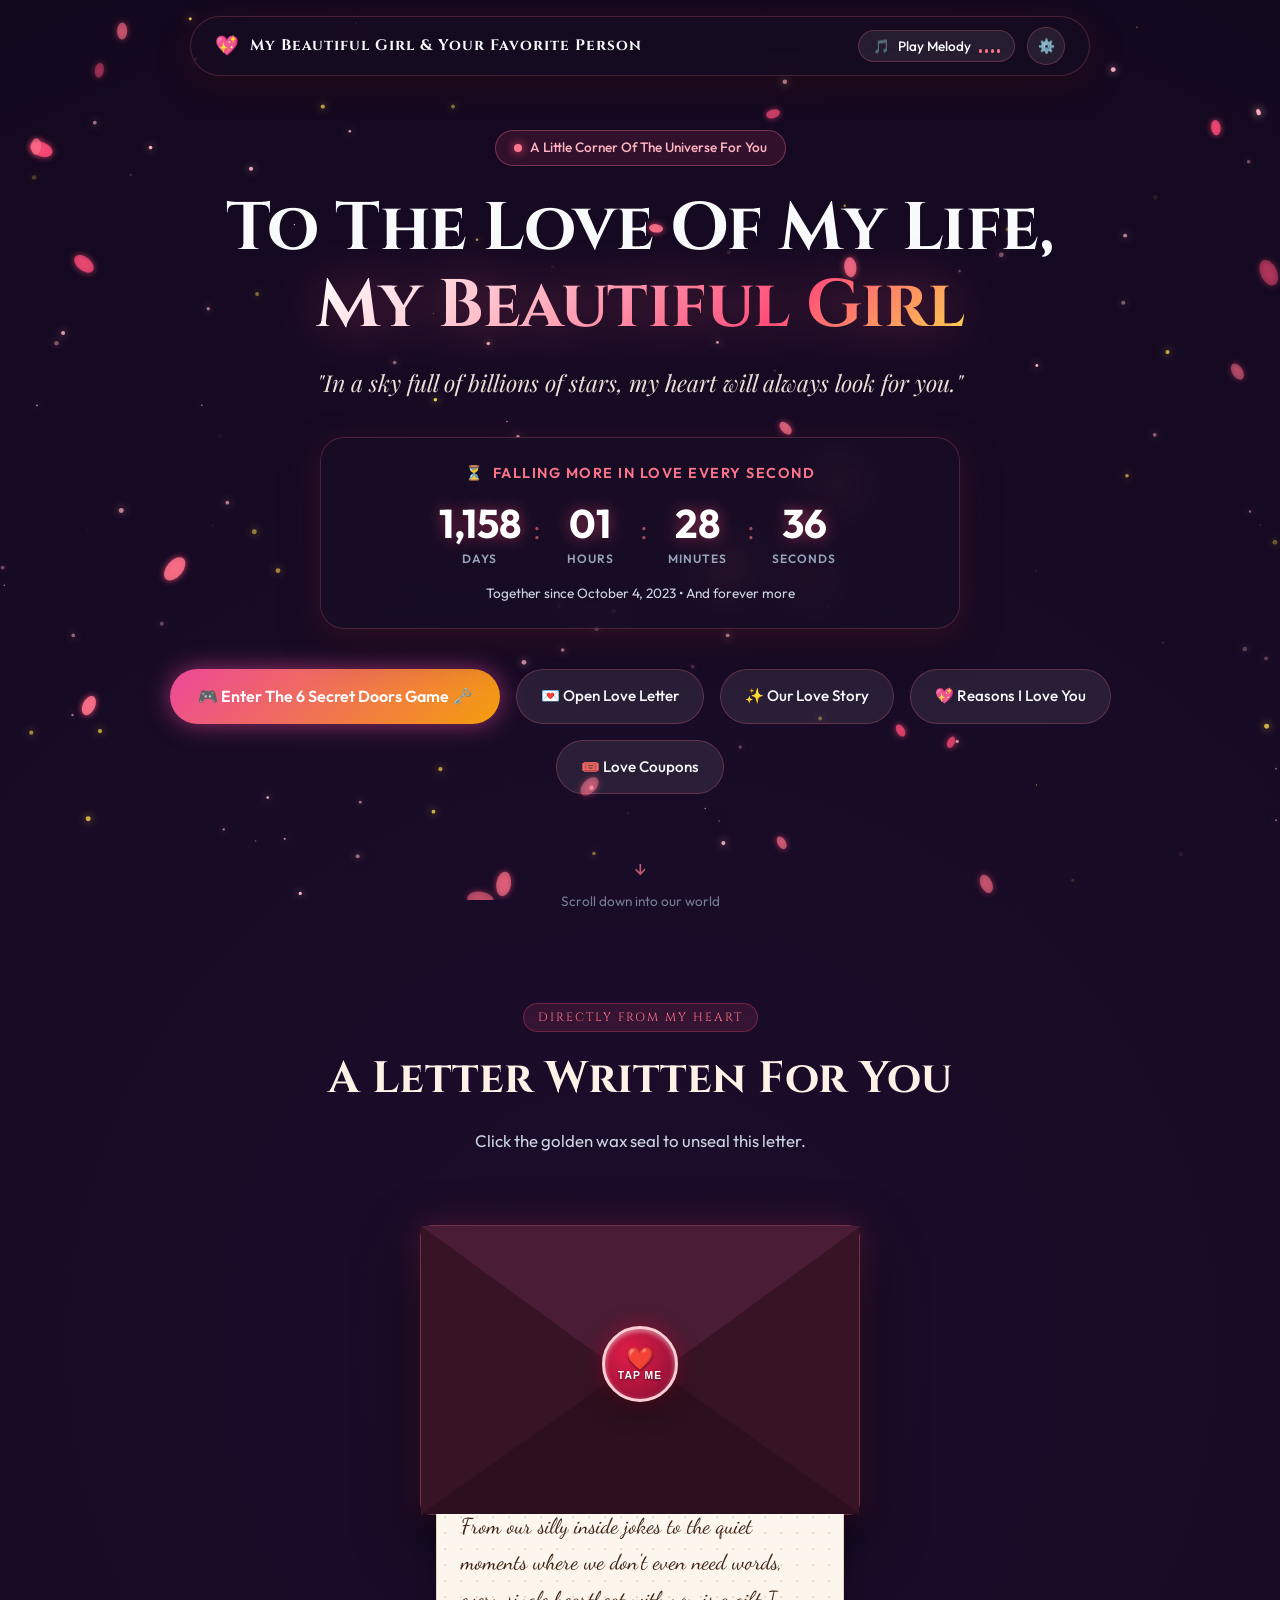
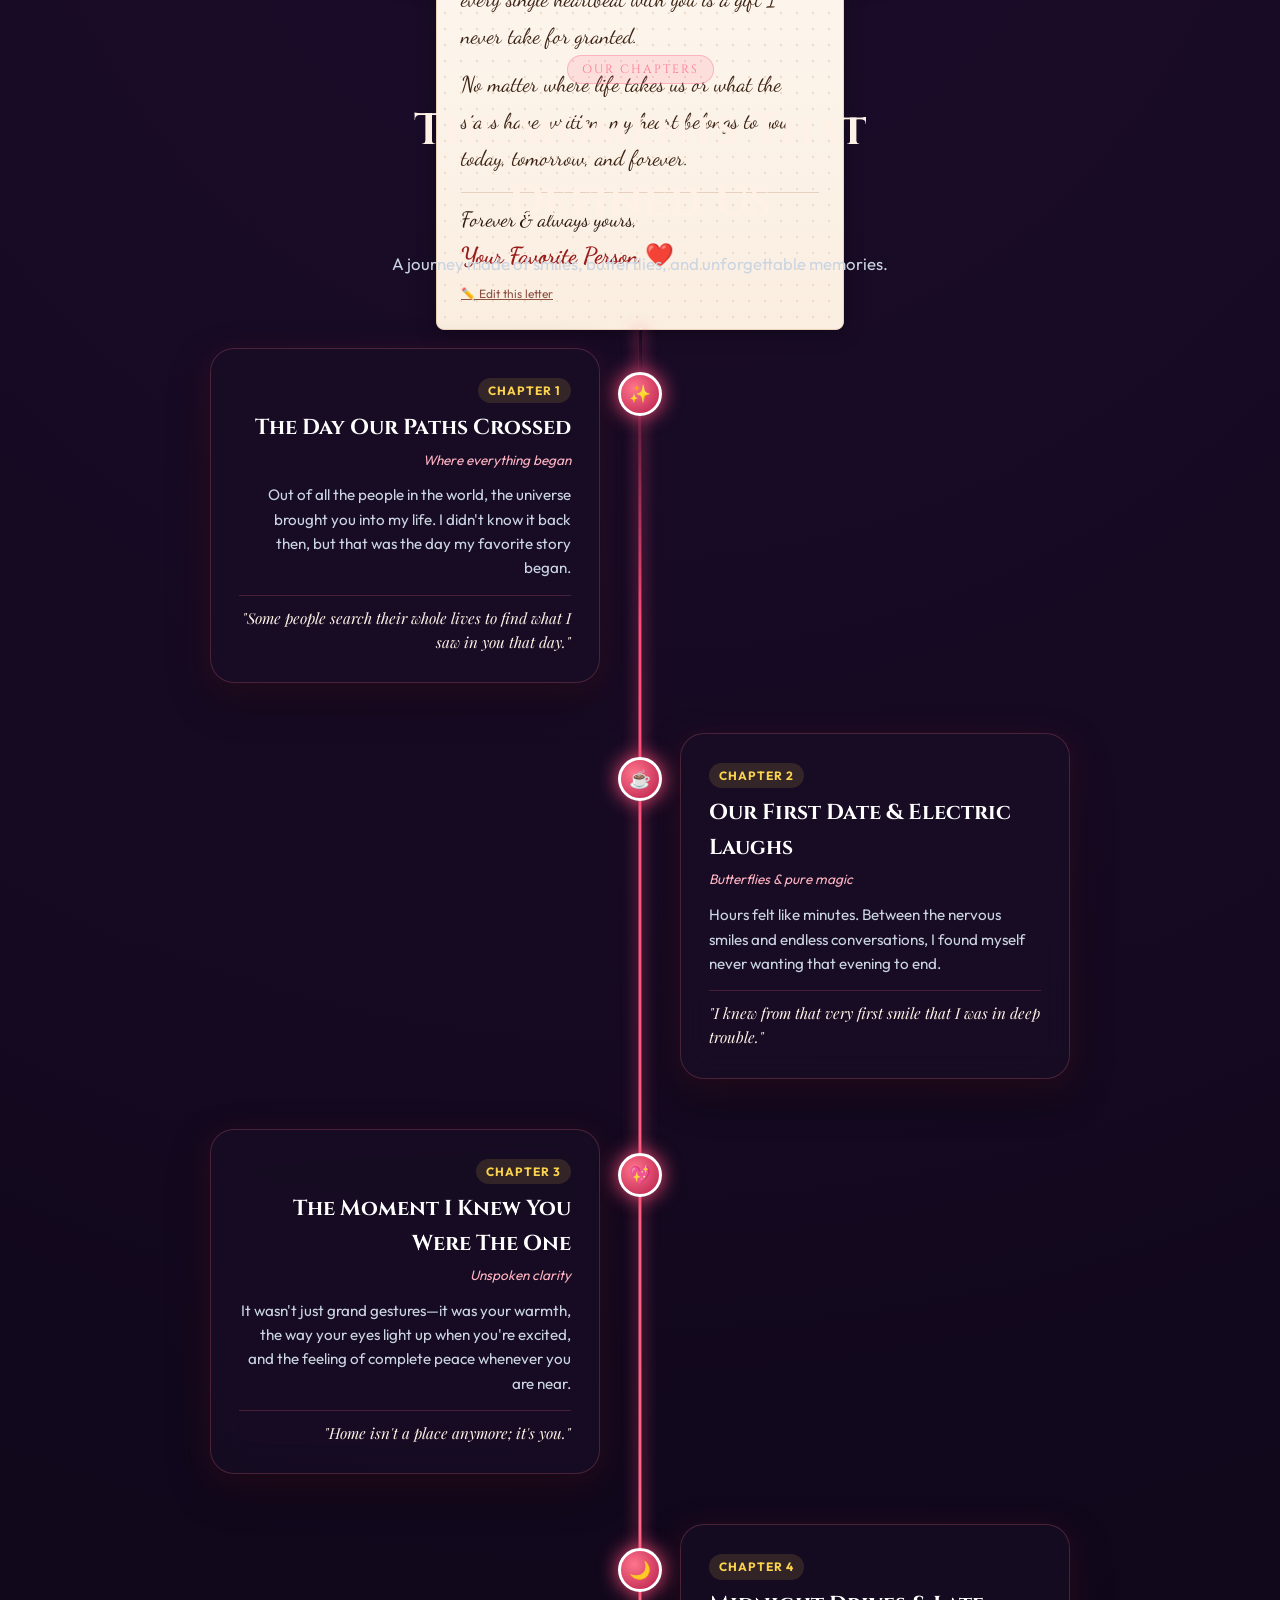
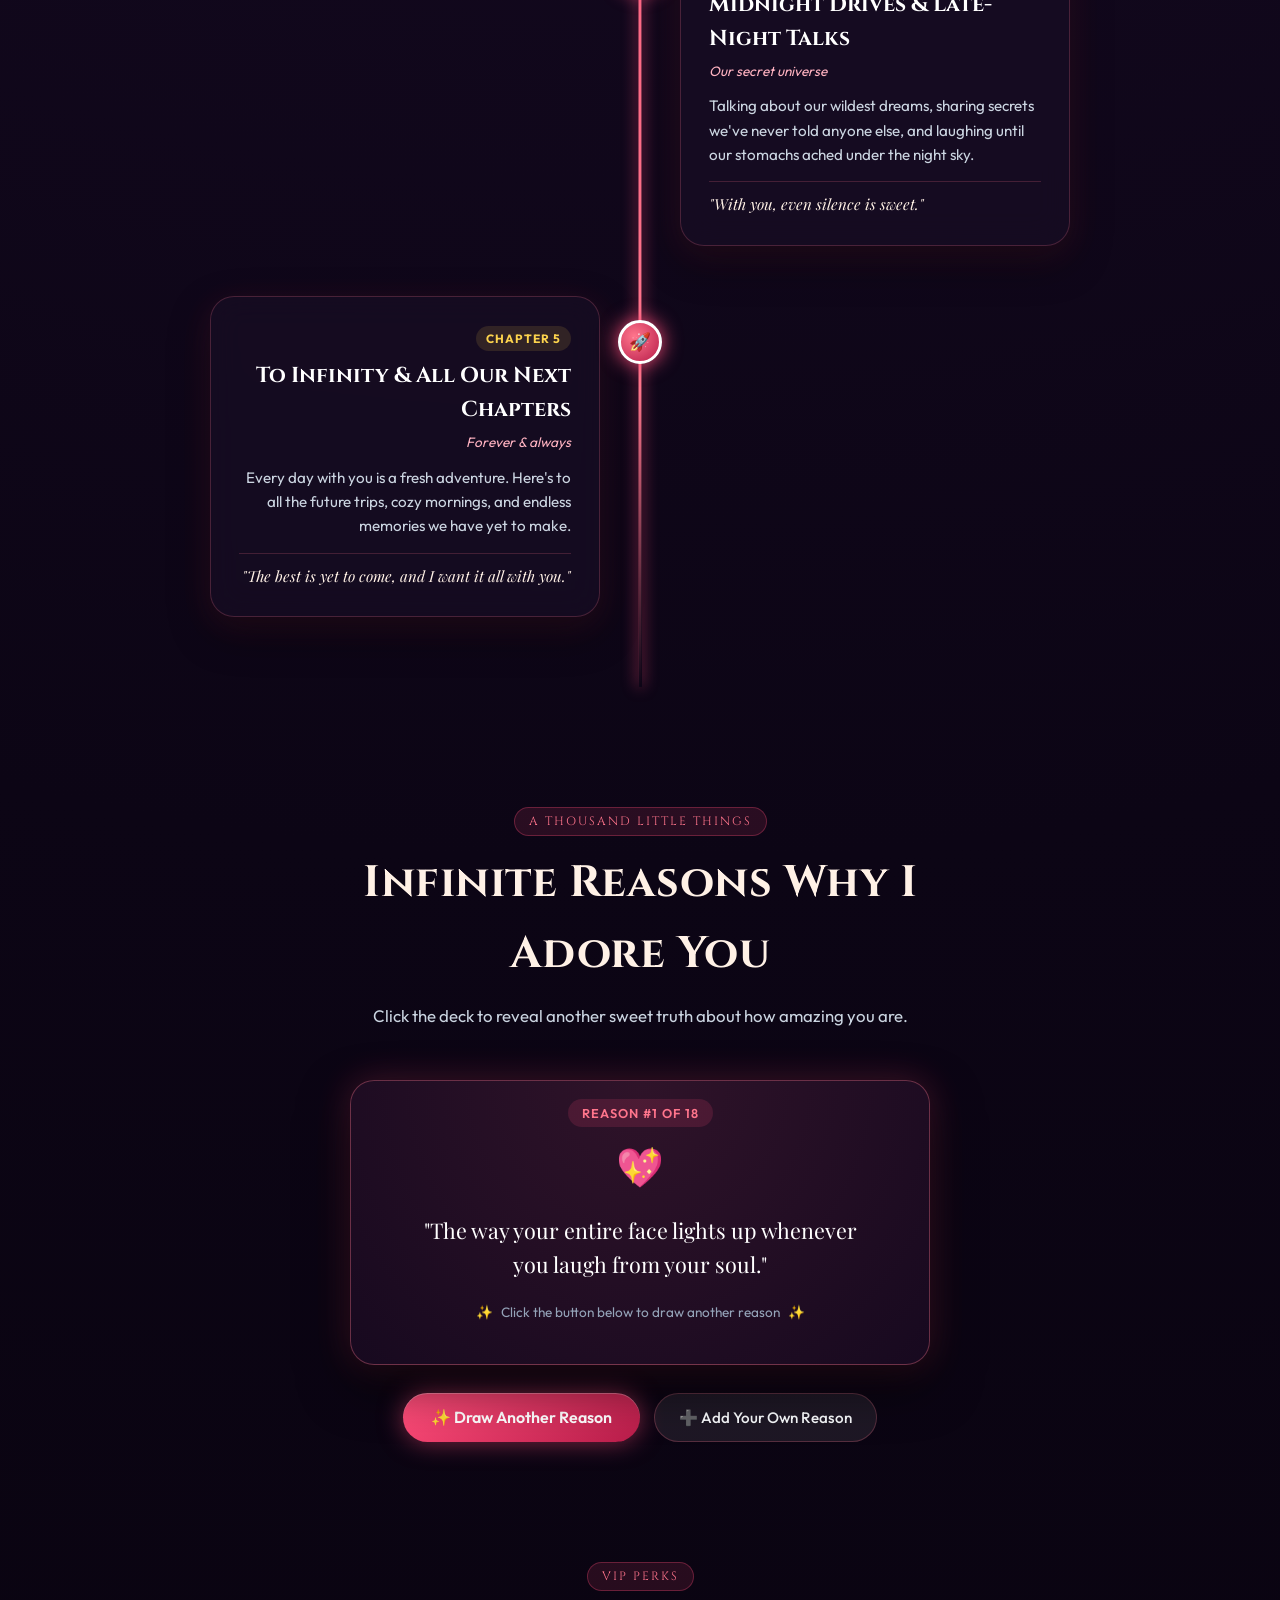
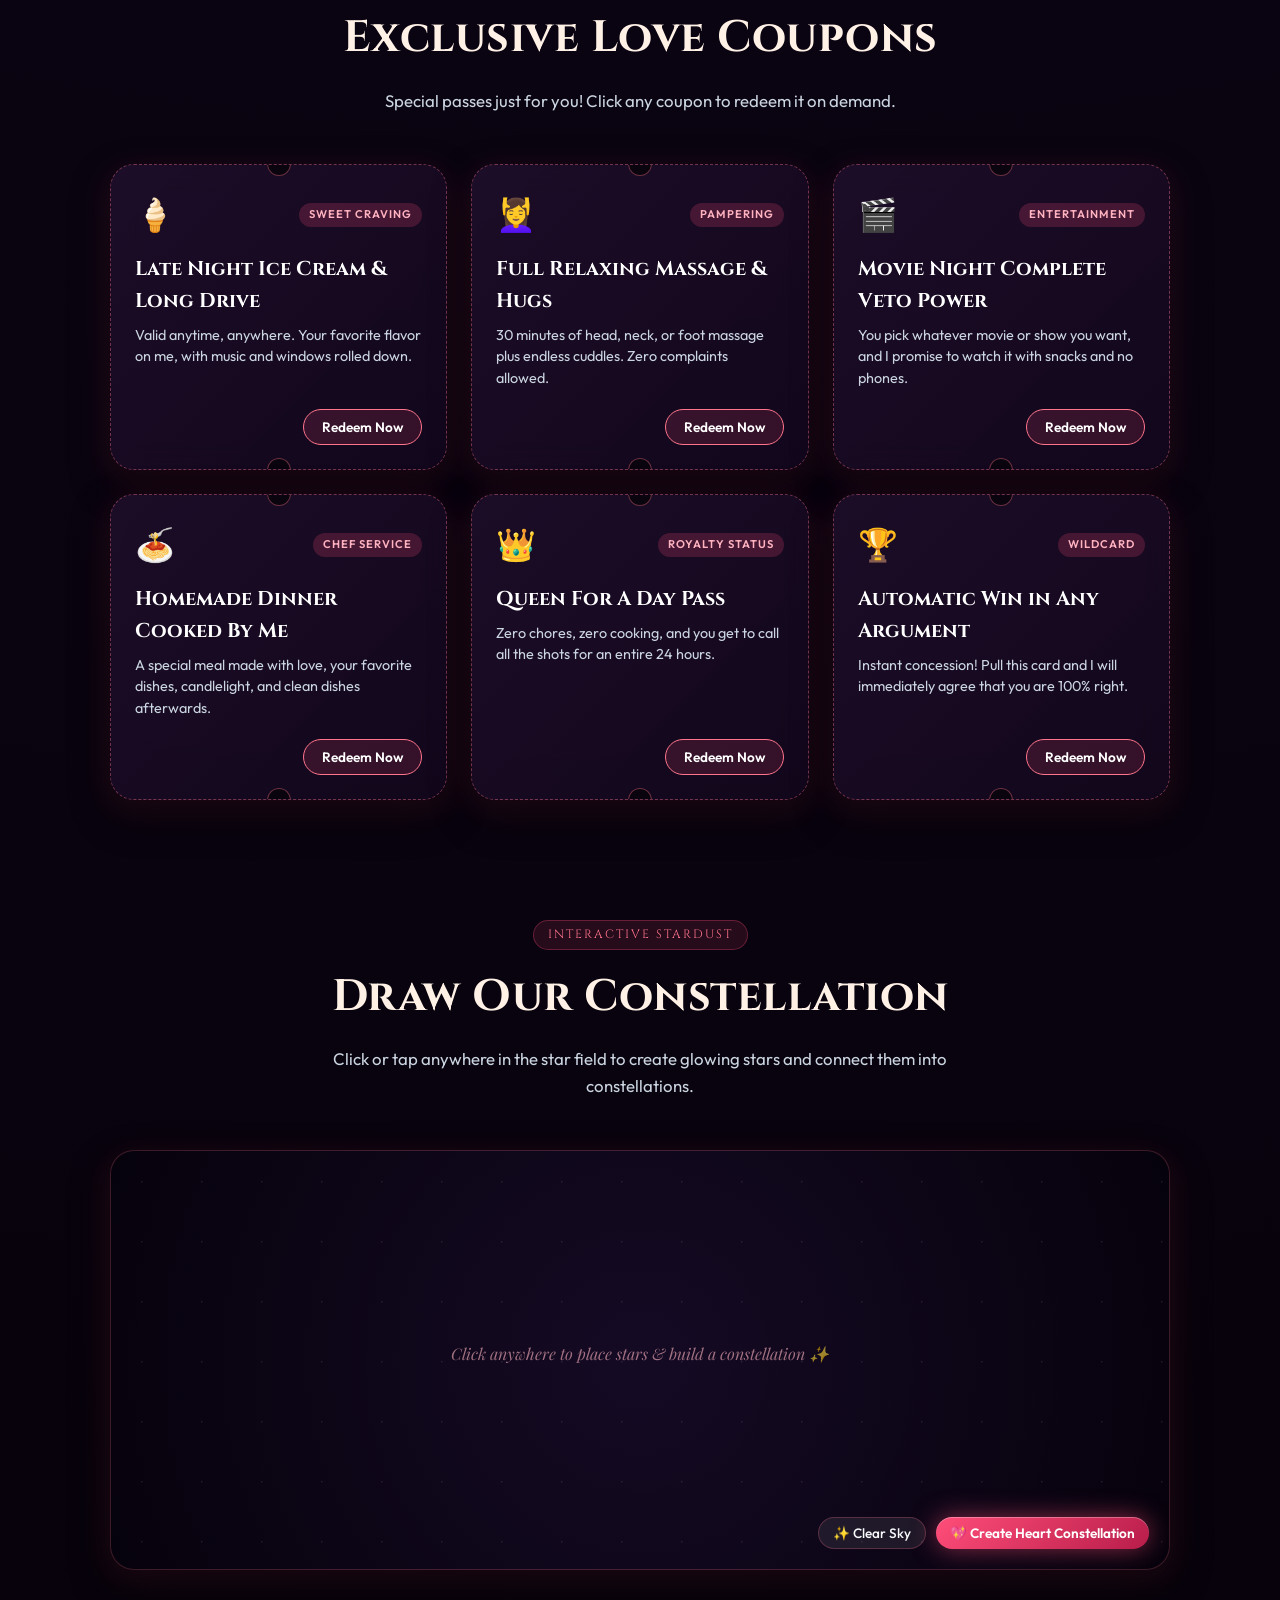
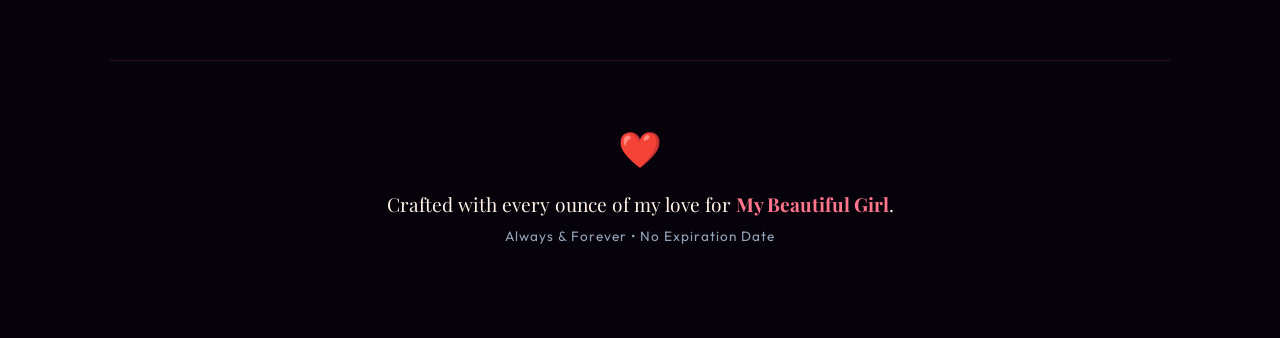
<file: index.html>
<!DOCTYPE html>
<html lang="en">
<head>
  <meta charset="UTF-8">
  <meta name="viewport" content="width=device-width, initial-scale=1.0">
  <title>For My Favorite Person In The World ✨</title>
  <meta name="description" content="A special, romantic digital haven dedicated to the most wonderful girl in the universe.">
  <meta name="theme-color" content="#0d0714">

  <!-- Google Fonts -->
  <link rel="preconnect" href="https://fonts.googleapis.com">
  <link rel="preconnect" href="https://fonts.gstatic.com" crossorigin>
  <link href="https://fonts.googleapis.com/css2?family=Cinzel:wght@400;600;700;800&family=Dancing+Script:wght@500;700&family=Outfit:wght@300;400;500;600;700&family=Playfair+Display:ital,wght@0,400;0,600;0,700;1,400&display=swap" rel="stylesheet">

  <link rel="stylesheet" href="website/style.css">
  <link rel="icon" type="image/svg+xml" href="data:image/svg+xml,<svg xmlns='http://www.w3.org/2000/svg' viewBox='0 0 24 24' fill='%23ff4d79'><path d='M12 21.35l-1.45-1.32C5.4 15.36 2 12.28 2 8.5 2 5.42 4.42 3 7.5 3c1.74 0 3.41.81 4.5 2.09C13.09 3.81 14.76 3 16.5 3 19.58 3 22 5.42 22 8.5c0 3.78-3.4 6.86-8.55 11.54L12 21.35z'/></svg>">
</head>
<body>
  <!-- Interactive Cosmic Canvas: Twinkling Starlight & Rose Petals -->
  <canvas id="cosmic-canvas"></canvas>

  <!-- Ambient Soundscapes & Controls Bar -->
  <nav class="glass-nav">
    <div class="nav-brand">
      <span class="heart-pulse">💖</span>
      <span class="brand-text" id="nav-couple-names">Us • Forever</span>
    </div>
    <div class="nav-actions">
      <button id="music-toggle-btn" class="glass-btn audio-btn" title="Toggle romantic background melody" aria-label="Toggle background music">
        <span class="audio-icon" id="music-icon">🎵</span>
        <span class="audio-text" id="music-status">Play Melody</span>
        <div class="sound-wave" id="sound-wave">
          <span></span><span></span><span></span><span></span>
        </div>
      </button>

      <button id="open-settings-btn" class="glass-btn icon-btn" title="Personalize website" aria-label="Customize settings">
        ⚙️
      </button>
    </div>
  </nav>

  <!-- Main Experience Wrapper -->
  <main class="page-container">
    
    <!-- Hero Section -->
    <section class="hero-section" id="hero">
      <div class="badge-pill">
        <span class="badge-dot"></span>
        <span id="hero-badge-text">A Little Corner Of The Universe For You</span>
      </div>

      <h1 class="hero-title">
        To The Love Of My Life, <br>
        <span class="gradient-text glow" id="her-display-name">My Beautiful Girl</span>
      </h1>

      <p class="hero-subtitle" id="hero-quote">
        "In a sky full of billions of stars, my heart will always look for you."
      </p>

      <!-- Live Romance Counter -->
      <div class="counter-card-container">
        <div class="counter-header">
          <span class="counter-icon">⏳</span>
          <span id="counter-label-text">Falling More In Love Every Second</span>
        </div>
        <div class="counter-grid">
          <div class="counter-box">
            <span class="counter-number" id="count-days">0</span>
            <span class="counter-unit">Days</span>
          </div>
          <div class="counter-separator">:</div>
          <div class="counter-box">
            <span class="counter-number" id="count-hours">00</span>
            <span class="counter-unit">Hours</span>
          </div>
          <div class="counter-separator">:</div>
          <div class="counter-box">
            <span class="counter-number" id="count-minutes">00</span>
            <span class="counter-unit">Minutes</span>
          </div>
          <div class="counter-separator">:</div>
          <div class="counter-box">
            <span class="counter-number" id="count-seconds">00</span>
            <span class="counter-unit">Seconds</span>
          </div>
        </div>
        <p class="counter-subtext" id="counter-date-caption">Together since the happiest day of my life</p>
      </div>

      <!-- Quick Nav Buttons -->
      <div class="hero-actions">
        <a href="game/index.html" class="primary-btn glow-btn" style="background: linear-gradient(135deg, #ec4899, #f59e0b); box-shadow: 0 0 25px rgba(236, 72, 153, 0.6);">
          <span>🎮 Enter The 6 Secret Doors Game 🗝️</span>
        </a>
        <a href="#letter-section" class="secondary-btn glass-btn">
          <span>💌 Open Love Letter</span>
        </a>
        <a href="#timeline-section" class="secondary-btn glass-btn">
          <span>✨ Our Love Story</span>
        </a>
        <a href="#reasons-section" class="secondary-btn glass-btn">
          <span>💖 Reasons I Love You</span>
        </a>
        <a href="#coupons-section" class="secondary-btn glass-btn">
          <span>🎟️ Love Coupons</span>
        </a>
      </div>

      <div class="scroll-hint">
        <span class="scroll-arrow">↓</span>
        <span>Scroll down into our world</span>
      </div>
    </section>

    <!-- Interactive 3D Love Letter Envelope Section -->
    <section class="section" id="letter-section">
      <div class="section-header">
        <span class="section-tag">Directly From My Heart</span>
        <h2 class="section-title">A Letter Written For You</h2>
        <p class="section-description">Click the golden wax seal to unseal this letter.</p>
      </div>

      <div class="envelope-wrapper">
        <div class="envelope-scene" id="envelope-scene">
          <div class="envelope" id="envelope">
            <div class="envelope-back"></div>
            
            <!-- The Folded Parchment Letter that slides out -->
            <div class="parchment-letter" id="parchment-letter">
              <div class="letter-inner">
                <div class="letter-stamp">❤️ Official Love Note</div>
                <h3 class="letter-greeting" id="letter-greeting">Dearest One,</h3>
                <div class="letter-body" id="letter-body-text">
                  <p>
                    I wanted to build something as unique and radiant as the feeling you give me every day. Thank you for being my favorite person, my safest shelter, and my happiest thought.
                  </p>
                  <p>
                    From our silly inside jokes to the quiet moments where we don't even need words, every single heartbeat with you is a gift I never take for granted.
                  </p>
                  <p>
                    No matter where life takes us or what the stars have written, my heart belongs to you today, tomorrow, and forever.
                  </p>
                </div>
                <div class="letter-sign-off">
                  <span>Forever & always yours,</span>
                  <strong class="letter-signature" id="letter-signature">Your Favorite Person ❤️</strong>
                </div>
                <button class="small-text-btn" id="edit-letter-inline-btn" title="Customize this message">
                  ✏️ Edit this letter
                </button>
              </div>
            </div>

            <div class="envelope-flaps">
              <div class="flap left-flap"></div>
              <div class="flap right-flap"></div>
              <div class="flap bottom-flap"></div>
              <div class="flap top-flap" id="top-flap"></div>
            </div>

            <!-- Glowing Wax Seal Button -->
            <button class="wax-seal" id="wax-seal" aria-label="Break seal and read letter">
              <div class="wax-seal-inner">
                <span class="seal-icon">❤️</span>
                <span class="seal-text">TAP ME</span>
              </div>
            </button>
          </div>
        </div>

        <div class="envelope-controls" id="envelope-controls" style="display: none;">
          <button class="glass-btn" id="close-letter-btn">
            <span>✉️ Fold Letter Back</span>
          </button>
        </div>
      </div>
    </section>

    <!-- Our Love Story Milestones Section -->
    <section class="section" id="timeline-section">
      <div class="section-header">
        <span class="section-tag">Our Chapters</span>
        <h2 class="section-title">The Moments That Defined Us</h2>
        <p class="section-description">A journey made of smiles, butterflies, and unforgettable memories.</p>
      </div>

      <div class="timeline-container">
        <div class="timeline-line"></div>

        <!-- Milestone 1 -->
        <div class="timeline-item left">
          <div class="timeline-node">
            <span class="node-icon">✨</span>
          </div>
          <div class="timeline-card glass-card">
            <div class="card-chip">Chapter 1</div>
            <h3 class="card-title">The Day Our Paths Crossed</h3>
            <span class="card-date">Where everything began</span>
            <p class="card-text">
              Out of all the people in the world, the universe brought you into my life. I didn't know it back then, but that was the day my favorite story began.
            </p>
            <div class="card-quote">"Some people search their whole lives to find what I saw in you that day."</div>
          </div>
        </div>

        <!-- Milestone 2 -->
        <div class="timeline-item right">
          <div class="timeline-node">
            <span class="node-icon">☕</span>
          </div>
          <div class="timeline-card glass-card">
            <div class="card-chip">Chapter 2</div>
            <h3 class="card-title">Our First Date & Electric Laughs</h3>
            <span class="card-date">Butterflies & pure magic</span>
            <p class="card-text">
              Hours felt like minutes. Between the nervous smiles and endless conversations, I found myself never wanting that evening to end.
            </p>
            <div class="card-quote">"I knew from that very first smile that I was in deep trouble."</div>
          </div>
        </div>

        <!-- Milestone 3 -->
        <div class="timeline-item left">
          <div class="timeline-node">
            <span class="node-icon">💖</span>
          </div>
          <div class="timeline-card glass-card">
            <div class="card-chip">Chapter 3</div>
            <h3 class="card-title">The Moment I Knew You Were The One</h3>
            <span class="card-date">Unspoken clarity</span>
            <p class="card-text">
              It wasn't just grand gestures—it was your warmth, the way your eyes light up when you're excited, and the feeling of complete peace whenever you are near.
            </p>
            <div class="card-quote">"Home isn't a place anymore; it's you."</div>
          </div>
        </div>

        <!-- Milestone 4 -->
        <div class="timeline-item right">
          <div class="timeline-node">
            <span class="node-icon">🌙</span>
          </div>
          <div class="timeline-card glass-card">
            <div class="card-chip">Chapter 4</div>
            <h3 class="card-title">Midnight Drives & Late-Night Talks</h3>
            <span class="card-date">Our secret universe</span>
            <p class="card-text">
              Talking about our wildest dreams, sharing secrets we've never told anyone else, and laughing until our stomachs ached under the night sky.
            </p>
            <div class="card-quote">"With you, even silence is sweet."</div>
          </div>
        </div>

        <!-- Milestone 5 -->
        <div class="timeline-item left">
          <div class="timeline-node">
            <span class="node-icon">🚀</span>
          </div>
          <div class="timeline-card glass-card">
            <div class="card-chip">Chapter 5</div>
            <h3 class="card-title">To Infinity & All Our Next Chapters</h3>
            <span class="card-date">Forever & always</span>
            <p class="card-text">
              Every day with you is a fresh adventure. Here's to all the future trips, cozy mornings, and endless memories we have yet to make.
            </p>
            <div class="card-quote">"The best is yet to come, and I want it all with you."</div>
          </div>
        </div>
      </div>
    </section>

    <!-- Reasons Why I Love You Interactive Deck -->
    <section class="section" id="reasons-section">
      <div class="section-header">
        <span class="section-tag">A Thousand Little Things</span>
        <h2 class="section-title">Infinite Reasons Why I Adore You</h2>
        <p class="section-description">Click the deck to reveal another sweet truth about how amazing you are.</p>
      </div>

      <div class="reasons-deck-wrapper">
        <div class="reason-card-display" id="reason-card">
          <div class="card-badge" id="reason-badge">Reason #1 of ∞</div>
          <div class="reason-heart-icon">💖</div>
          <p class="reason-text" id="reason-text">
            "The way your entire face lights up whenever you laugh from your soul."
          </p>
          <div class="reason-footer">
            <span class="reason-sparkle">✨</span>
            <span class="reason-hint">Click the button below to draw another reason</span>
            <span class="reason-sparkle">✨</span>
          </div>
        </div>

        <div class="reasons-actions">
          <button id="next-reason-btn" class="primary-btn glow-btn">
            <span>✨ Draw Another Reason</span>
          </button>
          <button id="add-reason-btn" class="secondary-btn glass-btn">
            <span>➕ Add Your Own Reason</span>
          </button>
        </div>
      </div>
    </section>

    <!-- Romantic Redeemable Love Coupons -->
    <section class="section" id="coupons-section">
      <div class="section-header">
        <span class="section-tag">VIP Perks</span>
        <h2 class="section-title">Exclusive Love Coupons</h2>
        <p class="section-description">Special passes just for you! Click any coupon to redeem it on demand.</p>
      </div>

      <div class="coupons-grid" id="coupons-grid">
        <!-- Coupon 1 -->
        <div class="coupon-card glass-card" data-coupon-id="1">
          <div class="coupon-cutout top"></div>
          <div class="coupon-cutout bottom"></div>
          <div class="coupon-header">
            <span class="coupon-emoji">🍦</span>
            <span class="coupon-tag">Sweet Craving</span>
          </div>
          <h3 class="coupon-title">Late Night Ice Cream & Long Drive</h3>
          <p class="coupon-desc">Valid anytime, anywhere. Your favorite flavor on me, with music and windows rolled down.</p>
          <div class="coupon-footer">
            <button class="coupon-btn redeem-btn">Redeem Now</button>
          </div>
        </div>

        <!-- Coupon 2 -->
        <div class="coupon-card glass-card" data-coupon-id="2">
          <div class="coupon-cutout top"></div>
          <div class="coupon-cutout bottom"></div>
          <div class="coupon-header">
            <span class="coupon-emoji">💆‍♀️</span>
            <span class="coupon-tag">Pampering</span>
          </div>
          <h3 class="coupon-title">Full Relaxing Massage & Hugs</h3>
          <p class="coupon-desc">30 minutes of head, neck, or foot massage plus endless cuddles. Zero complaints allowed.</p>
          <div class="coupon-footer">
            <button class="coupon-btn redeem-btn">Redeem Now</button>
          </div>
        </div>

        <!-- Coupon 3 -->
        <div class="coupon-card glass-card" data-coupon-id="3">
          <div class="coupon-cutout top"></div>
          <div class="coupon-cutout bottom"></div>
          <div class="coupon-header">
            <span class="coupon-emoji">🎬</span>
            <span class="coupon-tag">Entertainment</span>
          </div>
          <h3 class="coupon-title">Movie Night Complete Veto Power</h3>
          <p class="coupon-desc">You pick whatever movie or show you want, and I promise to watch it with snacks and no phones.</p>
          <div class="coupon-footer">
            <button class="coupon-btn redeem-btn">Redeem Now</button>
          </div>
        </div>

        <!-- Coupon 4 -->
        <div class="coupon-card glass-card" data-coupon-id="4">
          <div class="coupon-cutout top"></div>
          <div class="coupon-cutout bottom"></div>
          <div class="coupon-header">
            <span class="coupon-emoji">🍝</span>
            <span class="coupon-tag">Chef Service</span>
          </div>
          <h3 class="coupon-title">Homemade Dinner Cooked By Me</h3>
          <p class="coupon-desc">A special meal made with love, your favorite dishes, candlelight, and clean dishes afterwards.</p>
          <div class="coupon-footer">
            <button class="coupon-btn redeem-btn">Redeem Now</button>
          </div>
        </div>

        <!-- Coupon 5 -->
        <div class="coupon-card glass-card" data-coupon-id="5">
          <div class="coupon-cutout top"></div>
          <div class="coupon-cutout bottom"></div>
          <div class="coupon-header">
            <span class="coupon-emoji">👑</span>
            <span class="coupon-tag">Royalty Status</span>
          </div>
          <h3 class="coupon-title">Queen For A Day Pass</h3>
          <p class="coupon-desc">Zero chores, zero cooking, and you get to call all the shots for an entire 24 hours.</p>
          <div class="coupon-footer">
            <button class="coupon-btn redeem-btn">Redeem Now</button>
          </div>
        </div>

        <!-- Coupon 6 -->
        <div class="coupon-card glass-card" data-coupon-id="6">
          <div class="coupon-cutout top"></div>
          <div class="coupon-cutout bottom"></div>
          <div class="coupon-header">
            <span class="coupon-emoji">🏆</span>
            <span class="coupon-tag">Wildcard</span>
          </div>
          <h3 class="coupon-title">Automatic Win in Any Argument</h3>
          <p class="coupon-desc">Instant concession! Pull this card and I will immediately agree that you are 100% right.</p>
          <div class="coupon-footer">
            <button class="coupon-btn redeem-btn">Redeem Now</button>
          </div>
        </div>
      </div>
    </section>

    <!-- Interactive Starlight Constellation Canvas -->
    <section class="section" id="starlight-section">
      <div class="section-header">
        <span class="section-tag">Interactive Stardust</span>
        <h2 class="section-title">Draw Our Constellation</h2>
        <p class="section-description">Click or tap anywhere in the star field to create glowing stars and connect them into constellations.</p>
      </div>

      <div class="constellation-box glass-card">
        <canvas id="interactive-star-canvas"></canvas>
        <div class="constellation-overlay">
          <button id="clear-stars-btn" class="glass-btn small-btn">✨ Clear Sky</button>
          <button id="heart-constellation-btn" class="primary-btn small-btn glow-btn">💖 Create Heart Constellation</button>
        </div>
      </div>
    </section>

    <!-- Footer -->
    <footer class="romantic-footer">
      <div class="footer-heart">❤️</div>
      <p class="footer-text">
        Crafted with every ounce of my love for <span class="footer-highlight" id="footer-her-name">You</span>.
      </p>
      <p class="footer-subtext">Always & Forever • No Expiration Date</p>
    </footer>

  </main>

  <!-- Personalization Settings Modal -->
  <div class="modal-backdrop" id="settings-modal" style="display: none;">
    <div class="modal-card glass-card">
      <div class="modal-header">
        <div class="modal-title">
          <span>⚙️</span>
          <h3>Personalize This Website</h3>
        </div>
        <button id="close-settings-btn" class="close-btn" aria-label="Close modal">&times;</button>
      </div>

      <div class="modal-body">
        <p class="modal-desc">
          Customize this website with your names, anniversary date, and special letter. All settings are saved automatically in your browser!
        </p>

        <form id="settings-form">
          <div class="form-group">
            <label for="input-her-name">Her Name / Nickname</label>
            <input type="text" id="input-her-name" placeholder="e.g. My Princess, Sophia" required>
          </div>

          <div class="form-group">
            <label for="input-your-name">Your Name / Sign-off</label>
            <input type="text" id="input-your-name" placeholder="e.g. Alex, Yours Always">
          </div>

          <div class="form-group">
            <label for="input-start-date">Anniversary / Dating Start Date</label>
            <input type="date" id="input-start-date">
            <small class="form-hint">Used for the live "Together for..." counter</small>
          </div>

          <div class="form-group">
            <label for="input-letter-text">Custom Love Letter Message</label>
            <textarea id="input-letter-text" rows="5" placeholder="Write your heartfelt letter here..."></textarea>
          </div>

          <div class="modal-actions">
            <button type="button" id="reset-defaults-btn" class="secondary-btn glass-btn">Reset Defaults</button>
            <button type="submit" class="primary-btn glow-btn">Save Changes 💖</button>
          </div>
        </form>
      </div>
    </div>
  </div>

  <!-- Add Custom Reason Modal -->
  <div class="modal-backdrop" id="add-reason-modal" style="display: none;">
    <div class="modal-card glass-card">
      <div class="modal-header">
        <div class="modal-title">
          <span>💖</span>
          <h3>Add A Custom Reason</h3>
        </div>
        <button id="close-reason-modal-btn" class="close-btn" aria-label="Close modal">&times;</button>
      </div>
      <div class="modal-body">
        <form id="add-reason-form">
          <div class="form-group">
            <label for="input-new-reason">Why do you love her?</label>
            <textarea id="input-new-reason" rows="3" placeholder="e.g. The way you sing your favorite song off-key..." required></textarea>
          </div>
          <div class="modal-actions">
            <button type="submit" class="primary-btn glow-btn">Add To Card Deck ✨</button>
          </div>
        </form>
      </div>
    </div>
  </div>

  <script src="website/script.js"></script>
</body>
</html>
</file>
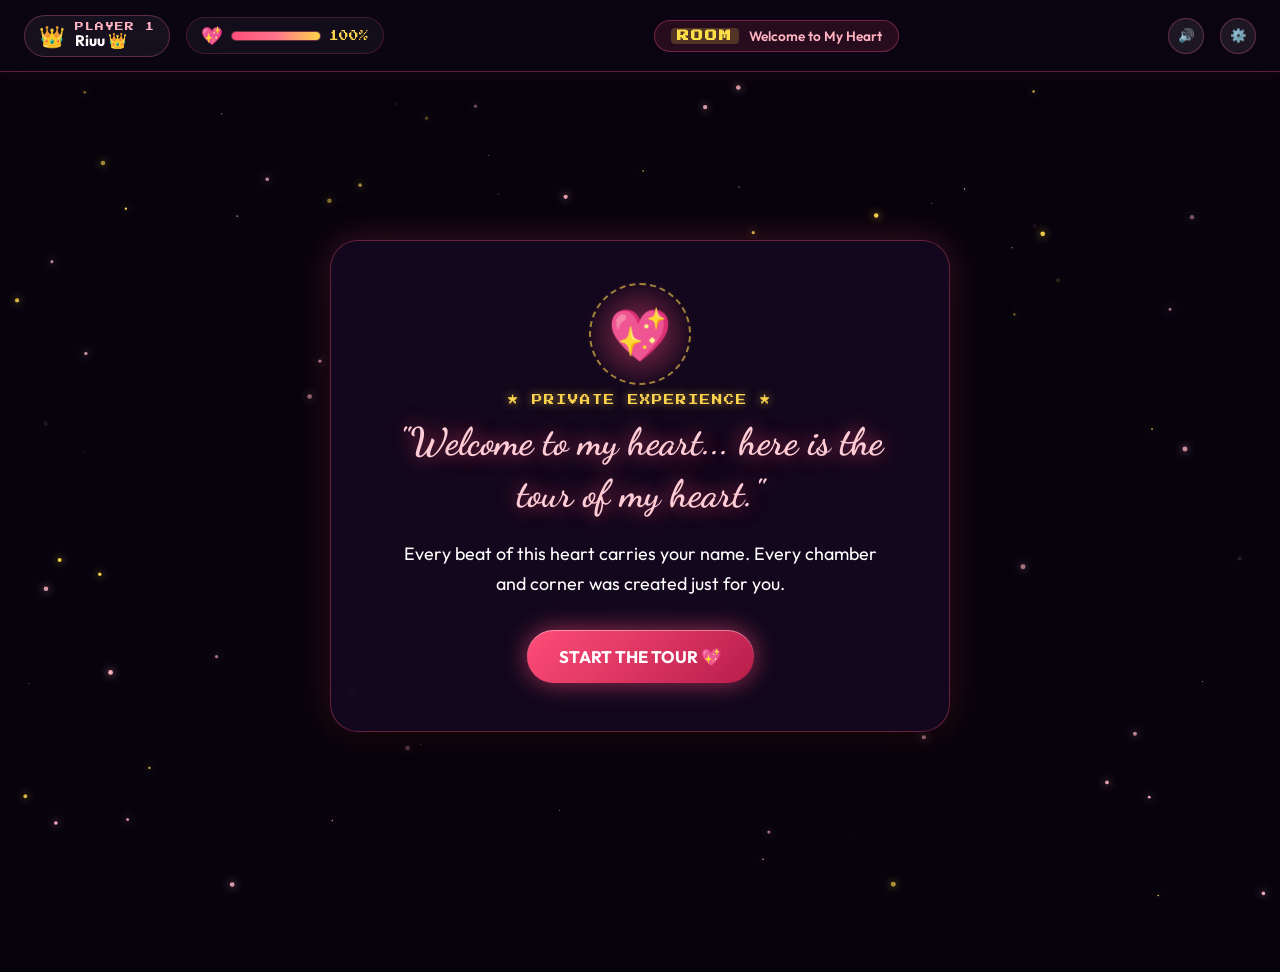
<file: game/index.html>
<!DOCTYPE html>
<html lang="en">
<head>
  <meta charset="UTF-8">
  <meta name="viewport" content="width=device-width, initial-scale=1.0">
  <title>The Love Quest ✨ Chapter 1: The Verification Gate</title>
  <meta name="description" content="An interactive romantic quest created with all my love.">
  <meta name="theme-color" content="#0d0517">

  <!-- Google Fonts -->
  <link rel="preconnect" href="https://fonts.googleapis.com">
  <link rel="preconnect" href="https://fonts.gstatic.com" crossorigin>
  <link href="https://fonts.googleapis.com/css2?family=Cinzel:wght@600;700;800&family=Dancing+Script:wght@600;700&family=Outfit:wght@300;400;500;600;700;800&family=Press+Start+2P&display=swap" rel="stylesheet">

  <link rel="stylesheet" href="style.css">
  <link rel="icon" type="image/svg+xml" href="data:image/svg+xml,<svg xmlns='http://www.w3.org/2000/svg' viewBox='0 0 24 24' fill='%23ff4d79'><path d='M12 21.35l-1.45-1.32C5.4 15.36 2 12.28 2 8.5 2 5.42 4.42 3 7.5 3c1.74 0 3.41.81 4.5 2.09C13.09 3.81 14.76 3 16.5 3 19.58 3 22 8.5c0 3.78-3.4 6.86-8.55 11.54L12 21.35z'/></svg>">
</head>
<body>
  <!-- Ambient Cosmic Canvas -->
  <canvas id="game-canvas"></canvas>

  <!-- Top Game HUD (Heads Up Display) -->
  <header class="game-hud">
    <div class="hud-left">
      <div class="player-badge">
        <span class="player-avatar">👑</span>
        <div class="player-info">
          <span class="hud-label">PLAYER 1</span>
          <strong class="player-name" id="hud-player-name">Riuu 👑</strong>
        </div>
      </div>
      <div class="health-container" title="Love Meter: Infinite">
        <span class="hud-icon">💖</span>
        <div class="health-bar-track">
          <div class="health-bar-fill" id="love-meter-fill"></div>
        </div>
        <span class="hud-stat-text" id="love-meter-text">100%</span>
      </div>
    </div>

    <div class="hud-center">
      <div class="quest-pill">
        <span class="quest-tag">ROOM</span>
        <span class="quest-title" id="hud-quest-name">Welcome to My Heart</span>
      </div>
    </div>

    <div class="hud-right">
      <button class="sound-toggle-btn" id="sound-btn" title="Toggle Sound FX & Music" aria-label="Toggle sound">
        <span id="sound-icon">🔊</span>
      </button>
      <button class="settings-btn" id="config-btn" title="Edit Her Name" aria-label="Settings">
        ⚙️
      </button>
    </div>
  </header>

  <!-- Game Stage Container -->
  <main class="game-stage">
    
    <!-- WELCOME SCREEN: TOUR OF MY HEART -->
    <section class="stage-screen active" id="screen-welcome">
      <div class="screen-content">
        <div class="welcome-card">
          <!-- Glowing Floating Title Emblem -->
          <div class="emblem-wrapper">
            <div class="emblem-glow"></div>
            <div class="emblem-heart">💖</div>
            <div class="emblem-ring"></div>
          </div>

          <span class="arcade-tag">★ PRIVATE EXPERIENCE ★</span>
          <h1 class="welcome-quote">"Welcome to my heart... here is the tour of my heart."</h1>
          <p class="welcome-text">
            Every beat of this heart carries your name. Every chamber and corner was created just for you.
          </p>
          <button class="arcade-btn yes-btn" id="btn-start-tour">
            <span>START THE TOUR 💖</span>
          </button>
        </div>
      </div>
    </section>

    <!-- DOOR 1: THE SACRED VERIFICATION GATE -->
    <section class="stage-screen" id="screen-door-1" style="display: none;">
      <div class="screen-content">
        
        <div class="arcade-title-box">
          <span class="arcade-tag">★ DOOR 1 ★</span>
          <h1 class="game-title">
            DOOR 1: THE <br>
            <span class="gradient-text">SACRED GATE</span>
          </h1>
        </div>

        <!-- Dialogue Box with Gatekeeper Message -->
        <div class="rpg-dialogue-box">
          <div class="dialogue-speaker">
            <span class="speaker-avatar">💌</span>
            <span class="speaker-name">Heart Gatekeeper</span>
          </div>
          <p class="dialogue-text" id="door1-dialogue-text">
            "Wait... only one person can enter here... verify it's you!"
          </p>
        </div>

        <!-- Step 1: Prettiest Girl Question & Runaway Button -->
        <div class="verification-card" id="door1-pretest-card">
          <h2 class="verify-question">
            Are you the most gorgeous and sweetest girl in the entire universe?
          </h2>

          <div class="verify-actions" id="verify-button-area">
            <button class="arcade-btn yes-btn" id="btn-verify-yes">
              <span>YES, OBVIOUSLY! 💖</span>
            </button>
            <button class="arcade-btn no-btn" id="btn-verify-no">
              <span>NO 🙈</span>
            </button>
          </div>

          <p class="playful-hint" id="no-button-hint">
            (P.S. Try clicking "NO" if you dare...)
          </p>
        </div>

        <!-- Step 2: Final Verification Password Question (Card 1) -->
        <div class="verification-card" id="door1-password-card" style="display: none;">
          <h2 class="verify-question">
            Okay, but final verification is done only after a question...
          </h2>
          <p class="password-prompt-sub">
            "This is the password to enter... check your card 1"
          </p>

          <form id="door1-password-form" class="password-form-box">
            <div class="input-lock-wrap">
              <span class="lock-icon">🔒</span>
              <input type="text" id="door1-password-input" placeholder="Enter password from card 1..." autocomplete="off" required>
            </div>
            <button type="submit" class="arcade-btn yes-btn" id="btn-submit-door1-password">
              <span>UNLOCK DOOR 1 🗝️</span>
            </button>
          </form>

          <!-- Warning/Error Message if wrong password -->
          <div class="error-banner-box" id="door1-error-banner" style="display: none;">
            <span class="err-icon">⚠️</span>
            <p id="door1-error-text">
              sorry only one person in the world can enter here... others go and fuck off.. don't dare to come here again
            </p>
          </div>
        </div>

        <!-- Step 3: Success Screen (Screen turns Light Pink with Heartfelt Message) -->
        <div class="gate-unlocked-card pink-glow-card" id="door1-success-card" style="display: none;">
          <div class="success-banner">
            <span class="badge-icon">🌸</span>
            <h3>DOOR 1 UNLOCKED: WELCOME RIUU 💖</h3>
          </div>

          <div class="heartfelt-message-box">
            <p class="heartfelt-message">
              "This is exactly the way you made my life... you brought light, color, flowers, and love into my entire universe. Everything bloomed the day you walked into my world. Welcome to my heart, my love."
            </p>
          </div>

          <button class="arcade-btn next-level-btn" id="btn-start-level-2">
            <span>ENTER DOOR 2: THE HEART RESONANCE 💖</span>
          </button>
        </div>

      </div>
    </section>

    <!-- DOOR 2: THE HEART RESONANCE (PERCENTAGE MATCH QUIZ) -->
    <section class="stage-screen" id="screen-door-2" style="display: none;">
      <div class="screen-content">
        
        <div class="arcade-title-box">
          <span class="arcade-tag">★ DOOR 2 ★</span>
          <h1 class="game-title">
            DOOR 2: THE <br>
            <span class="gradient-text">HEART RESONANCE</span>
          </h1>
          <p class="game-tagline">
            "Select the answer from your heart... let's discover our love & match percentage! 💖"
          </p>
        </div>

        <!-- Quiz Progress & Stats Bar -->
        <div class="quiz-status-bar">
          <div class="stat-pill">
            <span class="stat-icon">💌</span>
            <span class="stat-text" id="quiz-progress-text">Question 1 of 10</span>
          </div>
          <div class="stat-pill match-pill">
            <span class="stat-icon">💖</span>
            <span class="stat-text" id="quiz-match-counter">Match: 0%</span>
          </div>
        </div>

        <div class="quiz-progress-track">
          <div class="quiz-progress-fill" id="quiz-progress-fill" style="width: 10%;"></div>
        </div>

        <!-- Interactive Question Card -->
        <div class="quiz-card" id="quiz-question-card">
          <div class="quiz-hint-tag" id="quiz-hint-tag" style="display: none;">
            <span class="hint-icon">💡</span>
            <span class="hint-text" id="quiz-hint-text"></span>
          </div>

          <h2 class="quiz-question-text" id="quiz-question-text">Loading question...</h2>

          <div class="quiz-options-container" id="quiz-options-area">
            <button class="quiz-opt-btn" id="btn-opt-0" data-index="0">
              <span class="opt-prefix">A</span>
              <span class="opt-content" id="btn-opt-0-text">Option A</span>
              <span class="opt-icon-status" id="btn-opt-0-status"></span>
            </button>
            <button class="quiz-opt-btn" id="btn-opt-1" data-index="1">
              <span class="opt-prefix">B</span>
              <span class="opt-content" id="btn-opt-1-text">Option B</span>
              <span class="opt-icon-status" id="btn-opt-1-status"></span>
            </button>
          </div>

          <!-- Dynamic Sweet Explanation / Reaction Box -->
          <div class="quiz-reaction-banner" id="quiz-reaction-banner" style="display: none;">
            <span class="reaction-avatar" id="quiz-reaction-icon">✨</span>
            <p class="reaction-message" id="quiz-reaction-text"></p>
          </div>
        </div>

        <!-- Door 2 Victory / Results Card (Revealed after Question 10) -->
        <div class="quiz-result-card" id="quiz-result-card" style="display: none;">
          <div class="success-banner">
            <span class="badge-icon">🌸</span>
            <h3>DOOR 2: RESONANCE VERIFICATION</h3>
          </div>

          <!-- Pouring Liquid Colors Heart -->
          <div class="pouring-heart-container">
            <!-- Pouring Stream From Above -->
            <div class="pouring-stream-wrap" id="pouring-stream-wrap">
              <div class="pouring-stream"></div>
              <div class="pouring-splash"></div>
            </div>

            <!-- SVG Liquid Heart Frame -->
            <div class="heart-liquid-frame">
              <svg class="liquid-heart-svg" viewBox="0 0 100 100">
                <defs>
                  <!-- Heart Clipping Shape -->
                  <clipPath id="heart-shape-clip">
                    <path d="M 50 86.5 C 50 86.5 13 58 13 32 C 13 18 24 8 36.5 8 C 43.5 8 48 12.5 50 16.5 C 52 12.5 56.5 8 63.5 8 C 76 8 87 18 87 32 C 87 58 50 86.5 50 86.5 Z" />
                  </clipPath>

                  <!-- Liquid Fill Gradient: Gold to Radiant Pink to Deep Ruby -->
                  <linearGradient id="liquid-flow-grad" x1="0%" y1="0%" x2="0%" y2="100%">
                    <stop offset="0%" stop-color="#fcd34d" />
                    <stop offset="28%" stop-color="#ff758c" />
                    <stop offset="68%" stop-color="#ff4d79" />
                    <stop offset="100%" stop-color="#9f1239" />
                  </linearGradient>

                  <!-- Surface Wave Highlight -->
                  <linearGradient id="wave-highlight-grad" x1="0%" y1="0%" x2="100%" y2="0%">
                    <stop offset="0%" stop-color="#fcd34d" stop-opacity="0.9" />
                    <stop offset="50%" stop-color="#ffffff" stop-opacity="0.95" />
                    <stop offset="100%" stop-color="#ff758c" stop-opacity="0.9" />
                  </linearGradient>
                </defs>

                <!-- Heart Glass Vessel Background -->
                <path class="heart-vessel-bg" d="M 50 86.5 C 50 86.5 13 58 13 32 C 13 18 24 8 36.5 8 C 43.5 8 48 12.5 50 16.5 C 52 12.5 56.5 8 63.5 8 C 76 8 87 18 87 32 C 87 58 50 86.5 50 86.5 Z" />

                <!-- Liquid Fill Group Clipped by Heart -->
                <g clip-path="url(#heart-shape-clip)">
                  <!-- Main Rising Liquid Body -->
                  <rect id="heart-liquid-body" class="heart-liquid-body" x="0" y="87" width="100" height="100" fill="url(#liquid-flow-grad)" />

                  <!-- Surface Waves -->
                  <g id="heart-liquid-wave-group" class="heart-liquid-wave-group" transform="translate(0, 87)">
                    <path class="wave-shape wave-back" d="M -100 0 Q -75 4, -50 0 T 0 0 T 50 0 T 100 0 T 150 0 T 200 0 V 40 H -100 Z" fill="rgba(255, 77, 121, 0.55)" />
                    <path class="wave-shape wave-front" d="M -100 0 Q -75 -4, -50 0 T 0 0 T 50 0 T 100 0 T 150 0 T 200 0 V 40 H -100 Z" fill="url(#wave-highlight-grad)" />
                  </g>
                </g>

                <!-- Glass Outline & Glossy Stroke -->
                <path class="heart-vessel-stroke" d="M 50 86.5 C 50 86.5 13 58 13 32 C 13 18 24 8 36.5 8 C 43.5 8 48 12.5 50 16.5 C 52 12.5 56.5 8 63.5 8 C 76 8 87 18 87 32 C 87 58 50 86.5 50 86.5 Z" />
              </svg>

              <!-- Percentage Number Right in the Heart's Center -->
              <div class="heart-number-overlay">
                <span class="heart-pct-value" id="heart-percentage-val">0%</span>
                <span class="heart-pct-sublabel">MATCH COMPATIBILITY</span>
              </div>
            </div>
          </div>

          <!-- THE PERFECT MATCH Grand Celebration Message -->
          <div class="perfect-match-banner" id="perfect-match-banner">
            <div class="pm-sparkles-row">✨ 💖 ✨</div>
            <h2 class="perfect-match-title" id="perfect-match-title">THE PERFECT MATCH</h2>
            <p class="perfect-match-desc" id="perfect-match-desc">
              "Every single beat of my heart resonates with yours. You are my once-in-a-lifetime soulmate, Riuu."
            </p>
          </div>

          <div class="match-breakdown-pills">
            <div class="breakdown-pill">
              <span class="bp-icon">🎯</span>
              <span class="bp-text" id="bp-matches-text">10 / 10 Answers Matched</span>
            </div>
            <div class="breakdown-pill">
              <span class="bp-icon">🔥</span>
              <span class="bp-text">Resonance: 100% Soulmate</span>
            </div>
          </div>

          <div class="victory-actions">
            <button class="arcade-btn next-level-btn" id="btn-start-door-3">
              <span>ENTER DOOR 3: THE SACRED BOND 🗝️</span>
            </button>
          </div>
        </div>

      </div>
    </section>

    <!-- DOOR 3: THE SACRED BOND & ZERO FEET APART -->
    <section class="stage-screen" id="screen-door-3" style="display: none;">
      <div class="screen-content">
        
        <!-- Header Title Box -->
        <div class="arcade-title-box" id="door3-title-box">
          <span class="arcade-tag">★ DOOR 3 ★</span>
          <h1 class="game-title">
            DOOR 3: THE <br>
            <span class="gradient-text">SACRED BOND</span>
          </h1>
        </div>

        <!-- Dialogue Box -->
        <div class="rpg-dialogue-box" id="door3-dialogue-box">
          <div class="dialogue-speaker">
            <span class="speaker-avatar">💌</span>
            <span class="speaker-name">Heart Gatekeeper</span>
          </div>
          <p class="dialogue-text" id="door3-dialogue-text">
            "Wait... this chamber requires the sacred code. Check your Card 3!"
          </p>
        </div>

        <!-- Door 3 Password Card -->
        <div class="verification-card" id="door3-password-card">
          <h2 class="verify-question">
            Enter the secret code to unlock our special memory...
          </h2>
          <p class="password-prompt-sub">
            💡 Hint: Check your card 3
          </p>

          <form id="door3-password-form" class="password-form-box">
            <div class="input-lock-wrap">
              <span class="lock-icon">🔒</span>
              <input type="text" id="door3-password-input" placeholder="Enter password from card 3..." autocomplete="off" required>
            </div>
            <button type="submit" class="arcade-btn yes-btn" id="btn-submit-door3-password">
              <span>UNLOCK DOOR 3 🗝️</span>
            </button>
          </form>

          <!-- Error banner for Door 3 -->
          <div class="error-banner-box" id="door3-error-banner" style="display: none;">
            <span class="err-icon">⚠️</span>
            <p id="door3-error-text">
              Card 3 code does not match! Look closely at card 3, my love 💕
            </p>
          </div>
        </div>

        <!-- Door 3 Walking Scene (Revealed upon entering password) -->
        <div class="couple-walk-scene" id="door3-walk-scene" style="display: none;">
          <div class="scene-sky-decor">
            <div class="twilight-stars">✨ 🌟 ✨ 💫 ✨</div>
            <div class="twilight-moon">🌙</div>
          </div>

          <div class="walk-hint-pill" id="walk-hint-pill">
            <span class="hint-pulse-dot"></span>
            <span>🎒 Click the bag between us to unzip our memories!</span>
          </div>

          <!-- Couple Walking Animation Stage -->
          <div class="couple-animation-wrap" id="couple-animation-wrap">
            
            <!-- Boy Character (Him) -->
            <div class="character-figure boy-char" id="boy-figure">
              <div class="char-avatar-head">
                <span class="char-face">👦🏻</span>
                <span class="char-heart-thought">💭💖</span>
              </div>
              <div class="char-body">
                <div class="char-torso boy-coat"></div>
                <div class="char-arm arm-right boy-arm-to-bag">
                  <div class="char-hand"></div>
                </div>
              </div>
              <div class="char-legs">
                <div class="leg leg-left boy-leg-l"></div>
                <div class="leg leg-right boy-leg-r"></div>
              </div>
              <div class="char-shadow"></div>
              <span class="char-name-tag">Him</span>
            </div>

            <!-- School Bag in Between -->
            <div class="couple-bag-container" id="couple-bag-container" title="Click to open the bag!">
              <!-- Left Strap held by Boy -->
              <div class="bag-strap strap-left"></div>
              <!-- Right Strap held by Girl -->
              <div class="bag-strap strap-right"></div>
              
              <!-- The Backpack Body -->
              <div class="school-backpack" id="school-backpack">
                <div class="backpack-handle"></div>
                <div class="backpack-body">
                  <div class="backpack-pocket">
                    <span class="backpack-patch">💌</span>
                  </div>
                  <!-- Zipper Chain with Heart Puller -->
                  <div class="backpack-zipper" id="backpack-zipper">
                    <div class="zipper-track"></div>
                    <div class="zipper-puller" id="zipper-puller">💖</div>
                  </div>
                </div>
                <div class="backpack-glow-pulse"></div>
              </div>
              <div class="bag-shadow"></div>
            </div>

            <!-- Girl Character (Riuu) -->
            <div class="character-figure girl-char" id="girl-figure">
              <div class="char-avatar-head">
                <span class="char-crown">👑</span>
                <span class="char-face">👧🏻</span>
                <span class="char-blush">🌸</span>
              </div>
              <div class="char-body">
                <div class="char-torso girl-dress"></div>
                <div class="char-arm arm-left girl-arm-to-bag">
                  <div class="char-hand"></div>
                </div>
              </div>
              <div class="char-legs">
                <div class="leg leg-left girl-leg-l"></div>
                <div class="leg leg-right girl-leg-r"></div>
              </div>
              <div class="char-shadow"></div>
              <span class="char-name-tag">Riuu 👑</span>
            </div>

          </div>

          <!-- Walking Road Ground -->
          <div class="walking-ground">
            <div class="ground-line"></div>
            <div class="ground-sparkles">✨ &nbsp; 🌸 &nbsp; ✨ &nbsp; 🌸 &nbsp; ✨</div>
          </div>

          <!-- Unzip Bag & Continue Button for Door 3 -->
          <div class="door3-bag-btn-wrap" style="margin-top: 18px; z-index: 25; text-align: center;">
            <button class="arcade-btn yes-btn" id="btn-unzip-bag-d3" style="animation: pulseBeat 1.8s infinite;">
              <span>🎒 CLICK TO UNZIP MEMORIES 💖</span>
            </button>
          </div>
        </div>

        <!-- Fullscreen Sea of Hearts Overlay (Erupts from bag to cover screen) -->
        <canvas id="hearts-sea-canvas" class="hearts-sea-canvas" style="display: none;"></canvas>

        <!-- Heartfelt Reveal Message Card ("I want to stay 0 feet apart from you...") -->
        <div class="zero-feet-message-card" id="zero-feet-message-card" style="display: none;">
          <div class="zf-badge-wrap">
            <span class="zf-icon">♾️</span>
            <span class="zf-tag">ZERO DISTANCE FOREVER</span>
          </div>

          <h2 class="zf-main-quote">
            "I want to stay 0 feet apart from you..."
          </h2>

          <div class="zf-prose-box">
            <p class="zf-prose-text">
              They say <em>Five Feet Apart</em> is a story of longing and distance... but my heart refuses any space between us.
            </p>
            <p class="zf-prose-highlight">
              No inches, no miles, no barriers in this universe. I want you right in my arms, holding your hands, walking together through every chapter of life with zero distance between our souls.
            </p>
          </div>

          <div class="zf-signature">
            <span>Always & Forever Yours 💖</span>
          </div>

          <div class="victory-actions" id="door3-victory-actions">
            <button class="arcade-btn next-level-btn" id="btn-start-door-4">
              <span>ENTER DOOR 4: THE ENCHANTED MUSIC BOX 🗝️🎵</span>
            </button>
          </div>
        </div>

      </div>
    </section>

    <!-- DOOR 4: THE ENCHANTED MUSIC BOX (VINTAGE BOX, AUDIO, FLYING NOTES) -->
    <section class="stage-screen" id="screen-door-4" style="display: none;">
      <div class="screen-content">

        <!-- Title Box -->
        <div class="arcade-title-box" id="door4-title-box">
          <span class="arcade-tag">★ DOOR 4 ★</span>
          <h1 class="game-title">
            DOOR 4: THE <br>
            <span class="gradient-text">ENCHANTED MUSIC BOX</span>
          </h1>
          <p class="game-tagline">
            "A secret melody kept safe just for you... 🎵✨"
          </p>
        </div>

        <!-- Dialogue Box -->
        <div class="rpg-dialogue-box" id="door4-dialogue-box">
          <div class="dialogue-speaker">
            <span class="speaker-avatar">🗝️</span>
            <span class="speaker-name">Melody Keeper</span>
          </div>
          <p class="dialogue-text" id="door4-dialogue-text">
            "Before you lies our most precious keepsake... Turn the key or enter your promise code from Card 4 to open the music box!"
          </p>
        </div>

        <!-- Card 4 Password / Quick Unlock Card -->
        <div class="verification-card" id="door4-password-card">
          <h2 class="verify-question">
            Unlock the Melody with our Forever Promise...
          </h2>
          <p class="password-prompt-sub">
            💡 Hint: Check your card 4 (Our forever promise 💕) or click unlock directly below!
          </p>

          <form id="door4-password-form" class="password-form-box">
            <div class="input-lock-wrap">
              <span class="lock-icon">🔒</span>
              <input type="text" id="door4-password-input" placeholder="Enter promise (or click unlock)..." autocomplete="off">
            </div>
            <div class="d4-gate-buttons">
              <button type="submit" class="arcade-btn yes-btn" id="btn-submit-door4-password">
                <span>UNLOCK MUSIC BOX 🗝️</span>
              </button>
            </div>
          </form>

          <!-- Error banner for Door 4 -->
          <div class="error-banner-box" id="door4-error-banner" style="display: none;">
            <span class="err-icon">⚠️</span>
            <p id="door4-error-text">
              Card 4 promise does not match! Look closely at card 4, my love 💕
            </p>
          </div>
        </div>

        <!-- The Music Box Stage & Scene (Revealed upon unlocking) -->
        <div class="door4-musicbox-scene" id="door4-musicbox-scene" style="display: none;">
          
          <!-- Sky decoration with twilight ambiance -->
          <div class="scene-sky-decor">
            <div class="twilight-stars">✨ 🎵 🌟 🎶 💫 🎵 ✨</div>
            <div class="scene-floating-lanterns">🏮 💖 🏮</div>
            <div class="twilight-moon">🌙</div>
          </div>

          <!-- Interactive Status / Hint Banner -->
          <div class="musicbox-status-banner" id="musicbox-status-banner">
            <span class="musicbox-status-icon" id="musicbox-status-icon">🗝️</span>
            <span class="musicbox-status-text" id="musicbox-status-text">Click the golden music box to open it & play our song! ✨</span>
          </div>

          <!-- THE 3D VINTAGE MUSIC BOX CONTAINER -->
          <div class="musicbox-3d-stage" id="musicbox-3d-stage">
            
            <!-- Pedestal / Velvet Table -->
            <div class="musicbox-pedestal">
              
              <!-- Wind-up Key on Side -->
              <div class="musicbox-windup-key-wrap" id="musicbox-windup-key-wrap" title="Turn the wind-up key!">
                <div class="windup-stem"></div>
                <div class="windup-key" id="windup-key">
                  <span class="key-head">🗝️</span>
                </div>
              </div>

              <!-- Main Music Box Object -->
              <div class="music-box" id="music-box">
                
                <!-- Lid of the Music Box (Swings open backwards in 3D) -->
                <div class="musicbox-lid" id="musicbox-lid">
                  <div class="lid-outer">
                    <div class="lid-engraving">
                      <span class="engraving-crown">👑</span>
                      <span class="engraving-text">FOR RIUU</span>
                      <span class="engraving-heart">💖</span>
                    </div>
                    <div class="lid-gold-rim"></div>
                    <div class="lid-gem">💎</div>
                  </div>
                  <div class="lid-inner">
                    <div class="lid-mirror">
                      <span class="mirror-sparkle">✨</span>
                      <p class="mirror-inscription">"You are my favorite melody"</p>
                      <span class="mirror-sparkle">✨</span>
                    </div>
                  </div>
                </div>

                <!-- Box Body / Interior Chamber -->
                <div class="musicbox-body">
                  <!-- Golden Clasp / Latch -->
                  <div class="box-clasp" id="box-clasp">
                    <span class="clasp-gem">💖</span>
                  </div>

                  <!-- Velvet Interior Lining -->
                  <div class="box-interior">
                    
                    <!-- Spinning Carousel Figurine Centerpiece -->
                    <div class="musicbox-figurine-wrap" id="musicbox-figurine-wrap">
                      <div class="figurine-pedestal"></div>
                      <div class="figurine-couple" id="figurine-couple">
                        <div class="mini-char mini-girl">
                          <span class="mini-crown">👑</span>
                          <span class="mini-face">👧🏻</span>
                          <div class="mini-dress"></div>
                        </div>
                        <span class="mini-sparkle-center">💖</span>
                        <div class="mini-char mini-boy">
                          <span class="mini-face">👦🏻</span>
                          <div class="mini-coat"></div>
                        </div>
                      </div>
                    </div>

                    <!-- Spinning Pin Drum / Brass Mechanism Cylinder -->
                    <div class="brass-cylinder-mechanism" id="brass-cylinder">
                      <div class="cylinder-drum">
                        <span class="drum-pin pin-1"></span>
                        <span class="drum-pin pin-2"></span>
                        <span class="drum-pin pin-3"></span>
                        <span class="drum-pin pin-4"></span>
                        <span class="drum-pin pin-5"></span>
                      </div>
                      <div class="cylinder-comb">
                        <div class="comb-tooth"></div>
                        <div class="comb-tooth"></div>
                        <div class="comb-tooth"></div>
                        <div class="comb-tooth"></div>
                        <div class="comb-tooth"></div>
                      </div>
                    </div>

                    <!-- Internal Light Glow -->
                    <div class="box-glow-lamp" id="box-glow-lamp"></div>

                  </div>

                  <!-- Wood & Gold Ornate Trim -->
                  <div class="box-front-panel">
                    <div class="panel-filigree filigree-l">❧</div>
                    <div class="panel-nameplate">
                      <span class="nameplate-icon">🎼</span>
                      <span class="nameplate-title">OUR FOREVER MELODY</span>
                      <span class="nameplate-icon">🎼</span>
                    </div>
                    <div class="panel-filigree filigree-r">☙</div>
                  </div>

                  <div class="box-feet">
                    <div class="box-foot foot-l"></div>
                    <div class="box-foot foot-r"></div>
                  </div>
                </div>

              </div>

              <!-- Box Shadow -->
              <div class="box-drop-shadow"></div>

            </div>

          </div>

          <!-- Pulsing Audio Waveform / Visualizer Bars -->
          <div class="melody-visualizer-wrap" id="melody-visualizer-wrap" style="display: none;">
            <div class="vis-bar bar-1"></div>
            <div class="vis-bar bar-2"></div>
            <div class="vis-bar bar-3"></div>
            <div class="vis-bar bar-4"></div>
            <div class="vis-bar bar-5"></div>
            <div class="vis-bar bar-6"></div>
            <div class="vis-bar bar-7"></div>
            <div class="vis-bar bar-8"></div>
            <div class="vis-bar bar-9"></div>
            <div class="vis-bar bar-10"></div>
          </div>

          <!-- Time & Playback Controls Panel -->
          <div class="musicbox-controls-card" id="musicbox-controls-card" style="display: none;">
            
            <!-- Song Title & Badge -->
            <div class="song-info-header">
              <span class="music-note-badge">🎵 NOW PLAYING</span>
              <h3 class="song-title">Our Special Voice & Melody 💕</h3>
              <p class="song-subtitle">Recorded with all my heart, made just for you</p>
            </div>

            <!-- Progress Bar -->
            <div class="audio-progress-wrap">
              <span class="time-stamp" id="audio-current-time">0:00</span>
              <div class="progress-bar-track" id="audio-progress-track">
                <div class="progress-bar-fill" id="audio-progress-fill"></div>
                <div class="progress-bar-thumb" id="audio-progress-thumb">💖</div>
              </div>
              <span class="time-stamp" id="audio-total-time">--:--</span>
            </div>

            <!-- Interactive Player Action Buttons -->
            <div class="player-buttons-row">
              <button class="arcade-btn secondary mini-ctrl-btn" id="btn-audio-rewind" title="Rewind 10 seconds">
                <span>⏪ -10s</span>
              </button>

              <button class="arcade-btn play-pause-master-btn" id="btn-audio-play-pause">
                <span class="ctrl-icon" id="play-pause-icon">⏸️</span>
                <span id="play-pause-text">PAUSE MELODY</span>
              </button>

              <button class="arcade-btn secondary mini-ctrl-btn" id="btn-audio-forward" title="Forward 10 seconds">
                <span>+10s ⏩</span>
              </button>
            </div>

            <!-- Download Audio Option (Prominent & Beautiful) -->
            <div class="download-section-box">
              <div class="download-info">
                <span class="download-tag">💾 SAVE OUR MEMORY</span>
                <p class="download-sub">Download this audio file to keep on your phone or playlist forever:</p>
              </div>
              <a href="audio/our-melody.mp3" download="Our_Forever_Melody.mp3" class="arcade-btn download-melody-btn" id="btn-download-audio">
                <span class="btn-icon">📥</span>
                <span>DOWNLOAD AUDIO FILE (.MP3) 🎶</span>
              </a>
            </div>

          </div>

          <!-- Romantic Keepsake Love Letter Card -->
          <div class="zero-feet-message-card musicbox-letter-card" id="musicbox-letter-card" style="display: none;">
            <div class="zf-badge-wrap">
              <span class="zf-icon">🎶</span>
              <span class="zf-tag">THE SOUND OF MY HEART</span>
            </div>

            <h2 class="zf-main-quote">
              "No melody in the world sounds sweeter than our love..."
            </h2>

            <div class="zf-prose-box">
              <p class="zf-prose-text">
                Every second of this audio carries the honest feelings, laughter, and affection I have for you. 
                Whenever you listen to this, know that no matter where you are or what day it is, my heart is singing for you.
              </p>
              <p class="zf-prose-highlight">
                "You are my favorite song on repeat, the rhythm to my heartbeat, and the melody I want to listen to for the rest of my life."
              </p>
            </div>

            <div class="zf-signature">
              <span>With All My Love & Every Note, Forever Yours 💖</span>
            </div>

            <div class="victory-actions">
              <button class="arcade-btn secondary" id="btn-reopen-musicbox">
                <span>🔄 Play From Beginning</span>
              </button>
              <button class="arcade-btn next-level-btn secret-room-btn" id="btn-start-door-5">
                <span>ENTER NEXT DOOR: THE SECRET ROOM 🗝️🤫</span>
              </button>
              <button class="arcade-btn secondary" id="btn-back-to-door-3-from-4">
                <span>← Back to Door 3</span>
              </button>
            </div>
          </div>

        </div>

        <!-- Fullscreen Canvas for Flying Musical Notes & Sparkles -->
        <canvas id="music-notes-canvas" class="music-notes-canvas" style="display: none;"></canvas>

        <!-- Audio Element with direct src and fallback sources -->
        <audio id="melody-audio" src="audio/our-melody.mp3" preload="auto" playsinline>
          <source src="audio/our-melody.mp3" type="audio/mpeg">
          <source src="audio/our-melody.mpeg" type="audio/mpeg">
        </audio>

      </div>
    </section>

    <!-- ================================================================ -->
    <!-- DOOR 5: THE SECRET ROOM (DARK ROMANCE & FORBIDDEN SANCTUARY) -->
    <!-- ================================================================ -->
    <section class="stage-screen" id="screen-door-5" style="display: none;">
      <div class="screen-content">

        <!-- Dark Romance Title Box -->
        <div class="arcade-title-box dark-romance-title-box" id="door5-title-box">
          <span class="arcade-tag dark-romance-tag">★ FORBIDDEN SANCTUARY ★</span>
          <h1 class="game-title">
            DOOR 5: THE <br>
            <span class="dark-romance-title">SECRET ROOM</span>
          </h1>
          <p class="game-tagline">
            "A dark romance sanctuary of our deepest desires, raw confessions & whispered truths... 🍷🕯️🥀"
          </p>
        </div>

        <!-- Dialogue Box -->
        <div class="rpg-dialogue-box dark-romance-dialogue" id="door5-dialogue-box">
          <div class="dialogue-speaker">
            <span class="speaker-avatar">🗝️</span>
            <span class="speaker-name">Dark Romance Keeper</span>
          </div>
          <p class="dialogue-text" id="door5-dialogue-text">
            "Welcome into our forbidden sanctuary... Every secret here is kept safe for your eyes only, and every picture is sealed in ruby-gold foil for your touch alone."
          </p>
        </div>

        <!-- Secret Room Main Chamber -->
        <div class="secret-room-chamber" id="secret-room-chamber">
          
          <!-- Mystic Dark Romance Ambience Decor -->
          <div class="secret-room-decor">
            <div class="secret-fairy-lights">🕯️ 🥀 🍷 🕯️ 🌹 🕯️ 🥀</div>
            <div class="secret-room-badge">
              <span class="badge-icon">🔐</span>
              <span>RESTRICTED SANCTUARY • FOR RIUU & HER BOY ONLY 🍷</span>
            </div>
          </div>

          <!-- ============================================================ -->
          <!-- 1. INTERACTIVE SCRATCH CARD: WHO IS IN MY HEART 24/7? -->
          <!-- ============================================================ -->
          <div class="secret-feature-section scratch-section">
            <div class="section-tag-wrap">
              <span class="section-badge-icon">🪙</span>
              <span class="section-badge-title">INTERACTIVE SCRATCH CARD</span>
            </div>
            
            <h2 class="scratch-main-title">Who is in my heart 24/7? 💕</h2>
            <p class="scratch-sub-desc">Scratch off the golden foil below with your finger or mouse to reveal:</p>

            <div class="scratch-card-wrapper" id="scratch-card-wrapper">
              <!-- Revealed Layer Beneath -->
              <div class="scratch-reveal-layer" id="scratch-reveal-layer">
                <img src="images/in-my-heart.jpeg" alt="In My Heart 24/7" class="scratch-photo" id="scratch-photo">
                <div class="scratch-photo-caption">
                  <span class="heart-pulse-icon">💖</span>
                  <strong>It's You, Riuu. Always & Forever.</strong>
                  <p>Every single beat, every passing second, my heart belongs to you 24/7.</p>
                </div>
              </div>

              <!-- Scratchable Canvas Overlay -->
              <canvas id="scratch-canvas" class="scratch-canvas" width="340" height="420"></canvas>
            </div>

            <!-- Scratch Action Buttons -->
            <div class="scratch-actions-row">
              <button class="arcade-btn yes-btn mini-btn" id="btn-reveal-scratch">
                <span>✨ Scratch Off All / Reveal ✨</span>
              </button>
            </div>
          </div>

          <!-- ============================================================ -->
          <!-- 2. PHOTO & MEMORY POLAROID GALLERY (ITEMS 2, 3, 4, 5) -->
          <!-- ============================================================ -->
          <div class="secret-feature-section gallery-section">
            <div class="section-tag-wrap">
              <span class="section-badge-icon">🪙</span>
              <span class="section-badge-title">GOLDEN SCRATCH MEMORIES</span>
            </div>
            <h2 class="gallery-main-title">Moments That Steal My Breath</h2>
            <p class="scratch-sub-desc">Every picture is sealed under golden foil. Rub to scratch and unveil each memory:</p>

            <div class="gallery-actions-header" style="margin-bottom: 22px;">
              <button class="arcade-btn yes-btn mini-btn" id="btn-reveal-all-cards" style="animation: pulseBeat 2s infinite;">
                <span>✨ Scratch Off All Pictures (Reveal All) 🪙</span>
              </button>
            </div>

            <div class="secret-gallery-grid">
              
              <!-- Card 2: Cutest person in my life -->
              <div class="secret-photo-card" id="secret-card-wrap-2">
                <div class="photo-frame-wrap">
                  <img src="images/cutest-person.jpeg" alt="Cutest person in my life" class="polaroid-img">
                  <div class="photo-overlay-sparkle">✨</div>
                  <!-- Golden Scratch Canvas Overlay -->
                  <canvas id="scratch-canvas-2" class="scratch-canvas polaroid-scratch-canvas" width="320" height="280"></canvas>
                </div>
                <div class="photo-card-info">
                  <span class="card-pill-tag">👑 THE CUTEST</span>
                  <h3 class="photo-card-heading">Cutest Person In My Life</h3>
                  <p class="photo-card-text">
                    "The prettiest face, the sweetest eyes, and the most adorable smile that instantly brightens my whole world."
                  </p>
                  <div class="card-scratch-btn-wrap">
                    <button class="arcade-btn yes-btn mini-btn btn-reveal-card" id="btn-reveal-card-2" data-card="2">
                      <span>✨ Scratch / Reveal ✨</span>
                    </button>
                  </div>
                </div>
              </div>

              <!-- Card 3: Always want to hold you -->
              <div class="secret-photo-card" id="secret-card-wrap-3">
                <div class="photo-frame-wrap">
                  <img src="images/always-hold-you.jpeg" alt="Always want to hold you" class="polaroid-img">
                  <div class="photo-overlay-sparkle">💖</div>
                  <!-- Golden Scratch Canvas Overlay -->
                  <canvas id="scratch-canvas-3" class="scratch-canvas polaroid-scratch-canvas" width="320" height="280"></canvas>
                </div>
                <div class="photo-card-info">
                  <span class="card-pill-tag">🤗 WARM EMBRACE</span>
                  <h3 class="photo-card-heading">Always Want To Hold You</h3>
                  <p class="photo-card-text">
                    "Whenever my arms wrap around you, everything in the universe feels right. I never want to let you go."
                  </p>
                  <div class="card-scratch-btn-wrap">
                    <button class="arcade-btn yes-btn mini-btn btn-reveal-card" id="btn-reveal-card-3" data-card="3">
                      <span>✨ Scratch / Reveal ✨</span>
                    </button>
                  </div>
                </div>
              </div>

              <!-- Card 4: My safest place... -->
              <div class="secret-photo-card" id="secret-card-wrap-4">
                <div class="photo-frame-wrap">
                  <img src="images/my-safest-place.jpeg" alt="My safest place..." class="polaroid-img">
                  <div class="photo-overlay-sparkle">🌸</div>
                  <!-- Golden Scratch Canvas Overlay -->
                  <canvas id="scratch-canvas-4" class="scratch-canvas polaroid-scratch-canvas" width="320" height="280"></canvas>
                </div>
                <div class="photo-card-info">
                  <span class="card-pill-tag">🏡 MY SANCTUARY</span>
                  <h3 class="photo-card-heading">My Safest Place...</h3>
                  <p class="photo-card-text">
                    "In your arms, in your presence, in your voice—that's where all my worries disappear into peace."
                  </p>
                  <div class="card-scratch-btn-wrap">
                    <button class="arcade-btn yes-btn mini-btn btn-reveal-card" id="btn-reveal-card-4" data-card="4">
                      <span>✨ Scratch / Reveal ✨</span>
                    </button>
                  </div>
                </div>
              </div>

              <!-- Card 5: My Dream Date -->
              <div class="secret-photo-card dream-date-card" id="secret-card-wrap-5">
                <div class="dream-date-illustration" style="position: relative;">
                  <div class="date-icons-row">🍝 🕯️ 🍷 💖 👩‍🍳</div>
                  <div class="dream-date-glow"></div>
                  <!-- Golden Scratch Canvas Overlay -->
                  <canvas id="scratch-canvas-5" class="scratch-canvas polaroid-scratch-canvas" width="320" height="160"></canvas>
                </div>
                <div class="photo-card-info">
                  <span class="card-pill-tag gold-pill">🕯️ OUR DREAM DATE</span>
                  <h3 class="photo-card-heading">My Dream Date</h3>
                  <p class="photo-card-text highlight-dream-text">
                    "I just want to have a dinner party with you, cooking together and having lots of hugs and kisses and cuddles."
                  </p>
                  <p class="photo-card-sub">
                    Just the two of us dancing in the kitchen, tasting food together, and laughing in each other's arms.
                  </p>
                  <div class="card-scratch-btn-wrap">
                    <button class="arcade-btn yes-btn mini-btn btn-reveal-card" id="btn-reveal-card-5" data-card="5">
                      <span>✨ Scratch / Reveal ✨</span>
                    </button>
                  </div>
                </div>
              </div>

            </div>
          </div>

          <!-- ============================================================ -->
          <!-- 3. TOP 3 DEEPEST SECRETS (PASSWORD PROTECTED) -->
          <!-- ============================================================ -->
          <div class="secret-feature-section secrets-lockbox-section" id="secrets-lockbox-section">
            <div class="section-tag-wrap">
              <span class="section-badge-icon">🔐</span>
              <span class="section-badge-title">CLASSIFIED CONFESSIONS</span>
            </div>
            
            <h2 class="secrets-vault-title">Top 3 Deepest Secrets</h2>
            <p class="secrets-vault-desc">These are the most honest, raw, and deepest desires of my heart. Enter our secret password to unlock:</p>

            <!-- Password Form for Secrets -->
            <div class="secrets-password-box" id="secrets-password-box">
              <div class="lock-graphic">🔒</div>
              <form id="secrets-password-form" class="secrets-form">
                <div class="input-lock-wrap">
                  <span class="lock-icon">🗝️</span>
                  <input type="text" id="secrets-password-input" placeholder="Enter secret passcode..." autocomplete="off" required>
                </div>
                <button type="submit" class="arcade-btn yes-btn" id="btn-submit-secrets-pass">
                  <span>UNLOCK TOP 3 SECRETS 🔓</span>
                </button>
              </form>
              <p class="password-hint-text">🔒 Locked Vault • Ask him for the secret key 💕</p>

              <!-- Error Banner -->
              <div class="error-banner-box" id="secrets-error-banner" style="display: none;">
                <span class="err-icon">⚠️</span>
                <p id="secrets-error-text">Incorrect passcode! Ask him for the secret key, my love 💕</p>
              </div>
            </div>

            <!-- UNLOCKED SECRETS CONTENT (Hidden until password entered) -->
            <div class="unlocked-secrets-container" id="unlocked-secrets-container" style="display: none;">
              
              <div class="unlocked-badge">
                <span>🔓 SECRETS UNLOCKED FOR RIUU'S EYES ONLY</span>
              </div>

              <!-- Secret 1 -->
              <div class="secret-confession-card secret-card-1">
                <div class="confession-header">
                  <span class="confession-number">SECRET #1</span>
                  <span class="confession-emoji">💋</span>
                </div>
                <div class="confession-body">
                  <p class="confession-quote">
                    "Aaaa Riuu, you are just so unbelievably cute... Someday, I just want to gently cup your soft cheek, slowly tuck your hair behind your ear, pull you breathlessly close into my arms, and kiss your lips so tenderly and for so long that the whole world completely fades away around us..... 💋✨"
                  </p>
                </div>
                <div class="confession-footer">
                  <span>— Can't wait for the day this dream comes true 💕</span>
                </div>
              </div>

              <!-- Secret 2 -->
              <div class="secret-confession-card secret-card-2">
                <div class="confession-header">
                  <span class="confession-number">SECRET #2</span>
                  <span class="confession-emoji">🍫</span>
                </div>
                <div class="confession-body">
                  <p class="confession-quote">
                    "Sach bataun toh itna innocent bhi nahi hoon main, bas thoda darr lagta hai itna open hone mein... but you are honestly so breathtakingly beautiful yaarrrr... Someday, I just want to eat you up, applying chocolate syrup and just eat you, bas! 🙈🍫😋"
                  </p>
                </div>
                <div class="confession-footer">
                  <span>— You are just so beautiful and irresistible, bas! 💕😋</span>
                </div>
              </div>

              <!-- Secret 3 -->
              <div class="secret-confession-card secret-card-3">
                <div class="confession-header">
                  <span class="confession-number">SECRET #3</span>
                  <span class="confession-emoji">🥺</span>
                </div>
                <div class="confession-body">
                  <p class="confession-quote">
                    "I just pray she always treats me like her baby—gently patting my head, holding me tight in her embrace, and never letting go. Whenever I'm low, sad, or overthinking, she is the only soul I want to talk to. I melt completely every time she pampers and babies me, healing everything with our silly, clingy, flirty texts and late-night calls. You are my forever comfort and safest sanctuary... 🥺💖"
                  </p>
                </div>
                <div class="confession-footer">
                  <span>— You are my ultimate safe space, my peace, forever 💖</span>
                </div>
              </div>

            </div>

          </div>

          <!-- Secret Room Forever Promise Card -->
          <div class="secret-forever-banner">
            <span class="sf-icon">♾️</span>
            <p class="sf-text">
              "In every lifetime, in every parallel universe, through every door and secret chamber... my heart will always choose you, Riuu."
            </p>
            <span class="sf-sig">Forever & Always, Your Person 💖</span>
          </div>

          <!-- Actions Row -->
          <div class="secret-room-actions">
            <button class="arcade-btn secondary" id="btn-back-to-door-4">
              <span>← Back to Door 4 (Music Box) 🎵</span>
            </button>
            <button class="arcade-btn yes-btn" id="btn-go-to-door-6">
              <span>Step Out of the Heart (Door 6) 🕊️✨ →</span>
            </button>
          </div>

        </div>

      </div>
    </section>

    <!-- ================================================================= -->
    <!-- DOOR 6: OUT OF THE HEART (THE SANCTUARY & MYSTERY CHAMBER)        -->
    <!-- ================================================================= -->
    <section class="game-screen screen-door-6" id="screen-door-6" style="display: none;">
      <div class="arcade-cabinet door6-cabinet">
        
        <!-- Header / Door Badge -->
        <div class="arcade-title-box door6-title-box" id="door6-title-box">
          <div class="level-badge-pill door6-badge">
            <span class="badge-star">✨</span>
            <span class="badge-text">DOOR 6: OUT OF THE HEART</span>
            <span class="badge-star">🕊️</span>
          </div>
          <h1 class="door6-title">Stepping Out of My Heart... 🗝️💖</h1>
          <p class="door6-subtitle">You have walked through the deepest corridors of my soul.</p>
        </div>

        <!-- RPG Dialogue Box -->
        <div class="rpg-dialogue-box door6-dialogue" id="door6-dialogue-box">
          <div class="speaker-tag">
            <span class="speaker-icon">🕊️</span>
            <span class="speaker-name">ANSH'S HEART</span>
          </div>
          <p class="dialogue-text" id="door6-dialogue-text">
            "Before you step back into the world, my love... pause here for a moment. There is a sacred promise to keep, and one final tomorrow surprise waiting for you..."
          </p>
        </div>

        <!-- Door 6 Sanctuary Container -->
        <div class="door6-content-container">

          <!-- 1. THANK YOU FOR VISITING & KEEP THIS A SECRET MESSAGE -->
          <div class="door6-card thank-you-card" id="door6-thankyou-card">
            <div class="card-glow-edge"></div>
            <div class="ty-seal-icon">💌</div>
            <div class="ty-header">
              <span class="ty-tag">OUR SACRED SAFE SPACE</span>
              <h2 class="ty-title">Thank You For Stepping Inside My Heart</h2>
            </div>
            
            <div class="ty-body">
              <p class="ty-paragraph">
                Thank you for opening every door, scratching every memory, listening to the music box, and unlocking the most honest confessions I could ever share. Knowing that you explored every secret corner of my heart fills me with so much warmth and love.
              </p>
              
              <div class="secret-pledge-box">
                <div class="pledge-lock-icon">🤫🔐</div>
                <div class="pledge-content">
                  <h3 class="pledge-heading">Our Little Secret...</h3>
                  <p class="pledge-text">
                    "Every secret, every confession, every desire, and every tender thought you read in here is strictly between you and me. Keep this safe inside your heart, my sweet Riuu. Nobody else in the world gets to see this side of me—only you."
                  </p>
                </div>
              </div>

              <div class="ty-signature-row">
                <span class="ty-sig-tag">Yours completely & forever,</span>
                <span class="ty-sig-name">Ansh 💖</span>
              </div>
            </div>
          </div>

          <!-- ============================================================ -->
          <!-- 2. THE GOLDEN ONE-TIME WISH TICKET (WHATEVER SHE ASKS FOR)   -->
          <!-- ============================================================ -->
          <div class="door6-card wish-ticket-card" id="door6-ticket-card">
            <div class="card-glow-edge"></div>
            
            <div class="ticket-header-badge">
              <span class="th-badge-icon">🎟️</span>
              <span class="th-badge-title">OFFICIAL ROYAL GIFT</span>
            </div>

            <h2 class="ticket-card-title">One-Day Sweet Wish Pass 🎟️✨</h2>
            <p class="ticket-card-desc">
              Before the final mystery box, here is your special golden pass. Valid for Friday, 16 Oct only:
            </p>

            <!-- Vintage Holographic Golden Ticket UI -->
            <div class="golden-ticket-wrapper">
              <div class="golden-ticket" id="golden-wish-ticket">
                <div class="ticket-hologram-overlay"></div>
                <div class="ticket-notch notch-left"></div>
                <div class="ticket-notch notch-right"></div>
                
                <div class="ticket-inner">
                  <div class="ticket-top-row">
                    <span class="ticket-series">DATE: FRIDAY, 16 OCT 2026</span>
                    <span class="ticket-pass-type">⭐ ONE-DAY SWEET WISH PASS ⭐</span>
                    <span class="ticket-code">#ANSH-RIUU-16OCT</span>
                  </div>

                  <div class="ticket-main-content">
                    <div class="ticket-seal-graphic">👑</div>
                    <div class="ticket-titles">
                      <h3 class="ticket-big-title">THE SWEET WISH PASS</h3>
                      <p class="ticket-clause">
                        "Valid for ONE sweet request, treat, or wish of your choice on this day. Ansh will happily fulfill it for you with lots of love! 💕"
                      </p>
                    </div>
                  </div>

                  <div class="ticket-details-grid">
                    <div class="td-item">
                      <span class="td-label">ISSUED TO:</span>
                      <span class="td-val">Riuu (My Queen 💖)</span>
                    </div>
                    <div class="td-item">
                      <span class="td-label">EXECUTOR:</span>
                      <span class="td-val">Ansh 🔒</span>
                    </div>
                    <div class="td-item">
                      <span class="td-label">VALIDITY:</span>
                      <span class="td-val">Friday, 16 Oct Only ⏳</span>
                    </div>
                    <div class="td-item">
                      <span class="td-label">STATUS:</span>
                      <span class="td-val status-active" id="ticket-status-label">VALID TODAY (16 OCT) 🟢</span>
                    </div>
                  </div>

                  <div class="ticket-barcode-row">
                    <div class="ticket-barcode">||| | |||| | |||||| | |||| || | |||| ||||| | ||</div>
                    <span class="ticket-barcode-num">16-10-2026-RIUU-ANSH-SPECIAL</span>
                  </div>
                </div>
              </div>
            </div>

            <!-- Ticket Claim / Wish Box Interactive Area -->
            <div class="ticket-action-box">
              <p class="ticket-instruction">
                💡 Valid for Friday, 16 Oct only! Type your sweet wish below:
              </p>
              <div class="ticket-input-row" id="ticket-input-container">
                <input type="text" id="wish-ticket-input" placeholder="Type your sweet wish for Friday, 16 Oct..." autocomplete="off">
                <button type="button" class="arcade-btn yes-btn" id="btn-redeem-ticket">
                  <span>SEAL MY WISH (16 OCT) 🎟️💖</span>
                </button>
              </div>
              <div class="wish-redeemed-banner" id="wish-redeemed-banner" style="display: none;">
                <span class="w-icon">🎉👑</span>
                <div class="w-info">
                  <h4>WISH OFFICIALLY RECORDED & SEALED FOR 16 OCT!</h4>
                  <p id="redeemed-wish-display">"Your wish is Ansh's absolute command."</p>
                  <span class="w-sub">Ansh will happily fulfill this for you with all his love! 💖</span>
                </div>
              </div>
            </div>

          </div>

          <!-- ============================================================ -->
          <!-- 3. THE 9 MYSTERY GIFT BOXES MINI-GAME (SELECT 3)              -->
          <!-- ============================================================ -->
          <div class="door6-card pick3-game-card" id="door6-pick3-card">
            <div class="card-glow-edge"></div>
            
            <div class="pick3-header">
              <span class="pick3-badge">🎁 TEST YOUR LUCK (PICK 3) 🎁</span>
              <h2 class="pick3-title">The 9 Mystery Gift Boxes</h2>
              <p class="pick3-subtitle">
                Pick any 3 gift boxes to see what’s in your luck! (6 sweet rewards & 3 empty boxes) ✨<br>
                <strong style="color: #fde047; font-size: 0.95rem; display: inline-block; margin-top: 6px;">📸 Take a screenshot of your 3 picks and send it to Ansh to redeem them!</strong>
              </p>
              
              <!-- Counter Badge -->
              <div class="picks-counter-badge" id="picks-counter-badge">
                <span class="pc-icon">✨</span>
                <span>PICKS REMAINING: <strong id="picks-count-num">3</strong> / 3</span>
              </div>
            </div>

            <!-- 9 Gift Boxes Grid -->
            <div class="gift-boxes-grid" id="gift-boxes-grid">
              
              <!-- Box 1 -->
              <div class="lucky-gift-box" data-box-id="1">
                <div class="lgb-front">
                  <div class="lgb-ribbon-v"></div>
                  <div class="lgb-ribbon-h"></div>
                  <div class="lgb-bow">🎀</div>
                  <span class="lgb-num">#1</span>
                  <span class="lgb-tap-label">TAP TO OPEN</span>
                </div>
                <div class="lgb-revealed">
                  <span class="lgb-rev-icon">🎁</span>
                  <h4 class="lgb-rev-title">Reward</h4>
                  <p class="lgb-rev-desc">Description</p>
                </div>
              </div>

              <!-- Box 2 -->
              <div class="lucky-gift-box" data-box-id="2">
                <div class="lgb-front">
                  <div class="lgb-ribbon-v"></div>
                  <div class="lgb-ribbon-h"></div>
                  <div class="lgb-bow">🎀</div>
                  <span class="lgb-num">#2</span>
                  <span class="lgb-tap-label">TAP TO OPEN</span>
                </div>
                <div class="lgb-revealed">
                  <span class="lgb-rev-icon">🎁</span>
                  <h4 class="lgb-rev-title">Reward</h4>
                  <p class="lgb-rev-desc">Description</p>
                </div>
              </div>

              <!-- Box 3 -->
              <div class="lucky-gift-box" data-box-id="3">
                <div class="lgb-front">
                  <div class="lgb-ribbon-v"></div>
                  <div class="lgb-ribbon-h"></div>
                  <div class="lgb-bow">🎀</div>
                  <span class="lgb-num">#3</span>
                  <span class="lgb-tap-label">TAP TO OPEN</span>
                </div>
                <div class="lgb-revealed">
                  <span class="lgb-rev-icon">🎁</span>
                  <h4 class="lgb-rev-title">Reward</h4>
                  <p class="lgb-rev-desc">Description</p>
                </div>
              </div>

              <!-- Box 4 -->
              <div class="lucky-gift-box" data-box-id="4">
                <div class="lgb-front">
                  <div class="lgb-ribbon-v"></div>
                  <div class="lgb-ribbon-h"></div>
                  <div class="lgb-bow">🎀</div>
                  <span class="lgb-num">#4</span>
                  <span class="lgb-tap-label">TAP TO OPEN</span>
                </div>
                <div class="lgb-revealed">
                  <span class="lgb-rev-icon">🎁</span>
                  <h4 class="lgb-rev-title">Reward</h4>
                  <p class="lgb-rev-desc">Description</p>
                </div>
              </div>

              <!-- Box 5 -->
              <div class="lucky-gift-box" data-box-id="5">
                <div class="lgb-front">
                  <div class="lgb-ribbon-v"></div>
                  <div class="lgb-ribbon-h"></div>
                  <div class="lgb-bow">🎀</div>
                  <span class="lgb-num">#5</span>
                  <span class="lgb-tap-label">TAP TO OPEN</span>
                </div>
                <div class="lgb-revealed">
                  <span class="lgb-rev-icon">🎁</span>
                  <h4 class="lgb-rev-title">Reward</h4>
                  <p class="lgb-rev-desc">Description</p>
                </div>
              </div>

              <!-- Box 6 -->
              <div class="lucky-gift-box" data-box-id="6">
                <div class="lgb-front">
                  <div class="lgb-ribbon-v"></div>
                  <div class="lgb-ribbon-h"></div>
                  <div class="lgb-bow">🎀</div>
                  <span class="lgb-num">#6</span>
                  <span class="lgb-tap-label">TAP TO OPEN</span>
                </div>
                <div class="lgb-revealed">
                  <span class="lgb-rev-icon">🎁</span>
                  <h4 class="lgb-rev-title">Reward</h4>
                  <p class="lgb-rev-desc">Description</p>
                </div>
              </div>

              <!-- Box 7 -->
              <div class="lucky-gift-box" data-box-id="7">
                <div class="lgb-front">
                  <div class="lgb-ribbon-v"></div>
                  <div class="lgb-ribbon-h"></div>
                  <div class="lgb-bow">🎀</div>
                  <span class="lgb-num">#7</span>
                  <span class="lgb-tap-label">TAP TO OPEN</span>
                </div>
                <div class="lgb-revealed">
                  <span class="lgb-rev-icon">🎁</span>
                  <h4 class="lgb-rev-title">Reward</h4>
                  <p class="lgb-rev-desc">Description</p>
                </div>
              </div>

              <!-- Box 8 -->
              <div class="lucky-gift-box" data-box-id="8">
                <div class="lgb-front">
                  <div class="lgb-ribbon-v"></div>
                  <div class="lgb-ribbon-h"></div>
                  <div class="lgb-bow">🎀</div>
                  <span class="lgb-num">#8</span>
                  <span class="lgb-tap-label">TAP TO OPEN</span>
                </div>
                <div class="lgb-revealed">
                  <span class="lgb-rev-icon">🎁</span>
                  <h4 class="lgb-rev-title">Reward</h4>
                  <p class="lgb-rev-desc">Description</p>
                </div>
              </div>

              <!-- Box 9 -->
              <div class="lucky-gift-box" data-box-id="9">
                <div class="lgb-front">
                  <div class="lgb-ribbon-v"></div>
                  <div class="lgb-ribbon-h"></div>
                  <div class="lgb-bow">🎀</div>
                  <span class="lgb-num">#9</span>
                  <span class="lgb-tap-label">TAP TO OPEN</span>
                </div>
                <div class="lgb-revealed">
                  <span class="lgb-rev-icon">🎁</span>
                  <h4 class="lgb-rev-title">Reward</h4>
                  <p class="lgb-rev-desc">Description</p>
                </div>
              </div>

            </div>

            <!-- All 3 Rewards Collected Summary Tray -->
            <div class="pick3-summary-tray" id="pick3-summary-tray" style="display: none;">
              <div class="pst-header">
                <span class="pst-badge">📸 PICKS COMPLETE! 📸</span>
                <h3 class="pst-title">Here Is What Was In Your Luck!</h3>
                <p class="pst-desc" style="color: #fde047; font-weight: 700; font-size: 1.02rem;">
                  📸 Take a screenshot of this and send it to Ansh to redeem your rewards! 💕
                </p>
              </div>

              <div class="pst-rewards-row" id="pst-rewards-row">
                <!-- Dynamically populated with the 3 items picked -->
              </div>

              <div class="pst-actions">
                <button type="button" class="arcade-btn yes-btn" id="btn-claim-3-rewards">
                  <span>📸 READY! SEND SCREENSHOT TO ANSH 💬💖</span>
                </button>
              </div>
            </div>

          </div>

          <!-- 4. THE TOMORROW MYSTERY BOX & SCRATCH QUEST -->
          <div class="door6-card mystery-quest-card" id="door6-mystery-card">
            <div class="card-glow-edge"></div>
            
            <div class="mq-header">
              <span class="mq-badge">🎁 SPECIAL TOMORROW MISSION 🎁</span>
              <h2 class="mq-title">The Tomorrow Mystery Box</h2>
              <p class="mq-subtitle">A real-world surprise is waiting for you tomorrow... Scratch the golden card below to reveal your unlock condition!</p>
            </div>

            <!-- Scratch Card Component -->
            <div class="mystery-scratch-wrap">
              <div class="scratch-card-box mystery-scratch-box" id="door6-scratch-box">
                
                <!-- Underneath: The Revealed Quest -->
                <div class="mystery-quest-revealed" id="door6-quest-revealed">
                  <div class="quest-revealed-header">
                    <span class="quest-crown-icon">👑</span>
                    <span class="quest-tag">OFFICIAL UNLOCK CONDITION</span>
                  </div>
                  <h3 class="quest-main-heading">You will receive your Mystery Box tomorrow... ✨🎁</h3>
                  <div class="quest-conditions-list">
                    <div class="condition-item">
                      <span class="condition-num">1</span>
                      <div class="condition-desc">
                        <strong>Gently pat my head</strong>
                        <span>Hold me close and pamper your boy 🥺</span>
                      </div>
                    </div>
                    <div class="condition-item">
                      <span class="condition-num">2</span>
                      <div class="condition-desc">
                        <strong>Look into my eyes & say "I love yaa"</strong>
                        <span>Straight from your heart with that cute smile 💖</span>
                      </div>
                    </div>
                    <div class="condition-item">
                      <span class="condition-num">3</span>
                      <div class="condition-desc">
                        <strong>Give me a sweet, tender hand kiss</strong>
                        <span>Seal the promise on my hand like royalty 💋✨</span>
                      </div>
                    </div>
                  </div>
                  <div class="quest-footer-note">
                    <span>Complete these 3 steps tomorrow, and the Mystery Box is all yours! 💕</span>
                  </div>
                </div>

                <!-- Golden Holographic Foil Canvas -->
                <canvas class="scratch-canvas mystery-scratch-canvas" id="door6-scratch-canvas" width="460" height="340"></canvas>
              </div>

              <!-- Instant Scratch Button -->
              <div class="scratch-action-row">
                <button type="button" class="arcade-btn secondary instant-scratch-btn" id="btn-reveal-door6-scratch">
                  <span>🪄 Scratch Foil / Reveal Quest 🔓</span>
                </button>
              </div>
            </div>

            <!-- 3. THE 3D ENCHANTED MYSTERY GIFT BOX -->
            <div class="enchanted-giftbox-section">
              <div class="giftbox-stage" id="mystery-giftbox-stage">
                <div class="giftbox-glow-aura"></div>
                <!-- Interactive 3D Gift Box -->
                <div class="giftbox-interactive" id="mystery-interactive-gift" title="Click me!">
                  <div class="gift-lid">
                    <div class="gift-ribbon-horizontal"></div>
                    <div class="gift-bow">
                      <span class="bow-loop left"></span>
                      <span class="bow-knot">🎀</span>
                      <span class="bow-loop right"></span>
                    </div>
                  </div>
                  <div class="gift-base">
                    <div class="gift-ribbon-vertical"></div>
                    <div class="gift-lock-badge">🔒 24h</div>
                  </div>
                </div>
                <p class="giftbox-tap-hint">👆 Tap the Mystery Box for a sneak peek! ✨</p>
                <div class="giftbox-whisper-bubble" id="giftbox-whisper" style="display: none;">
                  <span>"Psst... I'm locked until tomorrow! Don't forget the head pat, 'I love yaa', and hand kiss! 😉🎁"</span>
                </div>
              </div>

              <!-- Quest Acceptance Action -->
              <div class="quest-accept-container" id="quest-accept-container">
                <button type="button" class="arcade-btn yes-btn quest-accept-btn" id="btn-accept-quest">
                  <span>💖 I ACCEPT THE QUEST & PROMISE! 💖</span>
                </button>
                <div class="quest-certified-badge" id="quest-certified-badge" style="display: none;">
                  <span class="cert-icon">📜✨</span>
                  <div class="cert-text">
                    <h4>PROMISE SEALED & REGISTERED! 💕</h4>
                    <p>Your Mystery Box is officially scheduled for delivery tomorrow. Ansh is eagerly waiting for your head pat and sweet hand kiss!</p>
                  </div>
                </div>
              </div>

            </div>

          </div>

          <!-- Final Forever Journey Banner -->
          <div class="heart-exit-banner">
            <span class="exit-icon">💖</span>
            <p class="exit-text">
              "No matter how far you go, or which door you close... you will never truly leave my heart. Because you live here, rent-free, for eternity."
            </p>
            <span class="exit-sig">— Your lover, best friend, & baby, Ansh 🕊️✨</span>
          </div>

          <!-- Bottom Navigation Row -->
          <div class="door6-navigation-row">
            <button class="arcade-btn secondary" id="btn-back-to-door-5">
              <span>← Back to Door 5 (Secret Room) 🗝️</span>
            </button>
            <button class="arcade-btn primary" id="btn-restart-game">
              <span>🔄 Revisit All Doors from Door 1 💖</span>
            </button>
          </div>

        </div>

      </div>
    </section>

  </main>

  <!-- Player Name Personalization Modal -->
  <div class="modal-backdrop" id="name-modal" style="display: none;">
    <div class="modal-box">
      <h3>Player Customization</h3>
      <p>Enter your partner's name or nickname for the game HUD:</p>
      <input type="text" id="partner-name-input" placeholder="e.g. Maya, Princess, Sophia" maxlength="20">
      <div class="modal-buttons">
        <button class="arcade-btn secondary" id="close-modal-btn">Cancel</button>
        <button class="arcade-btn yes-btn" id="save-name-btn">Save Name ✨</button>
      </div>
    </div>
  </div>

  <script src="game.js"></script>
</body>
</html>
</file>
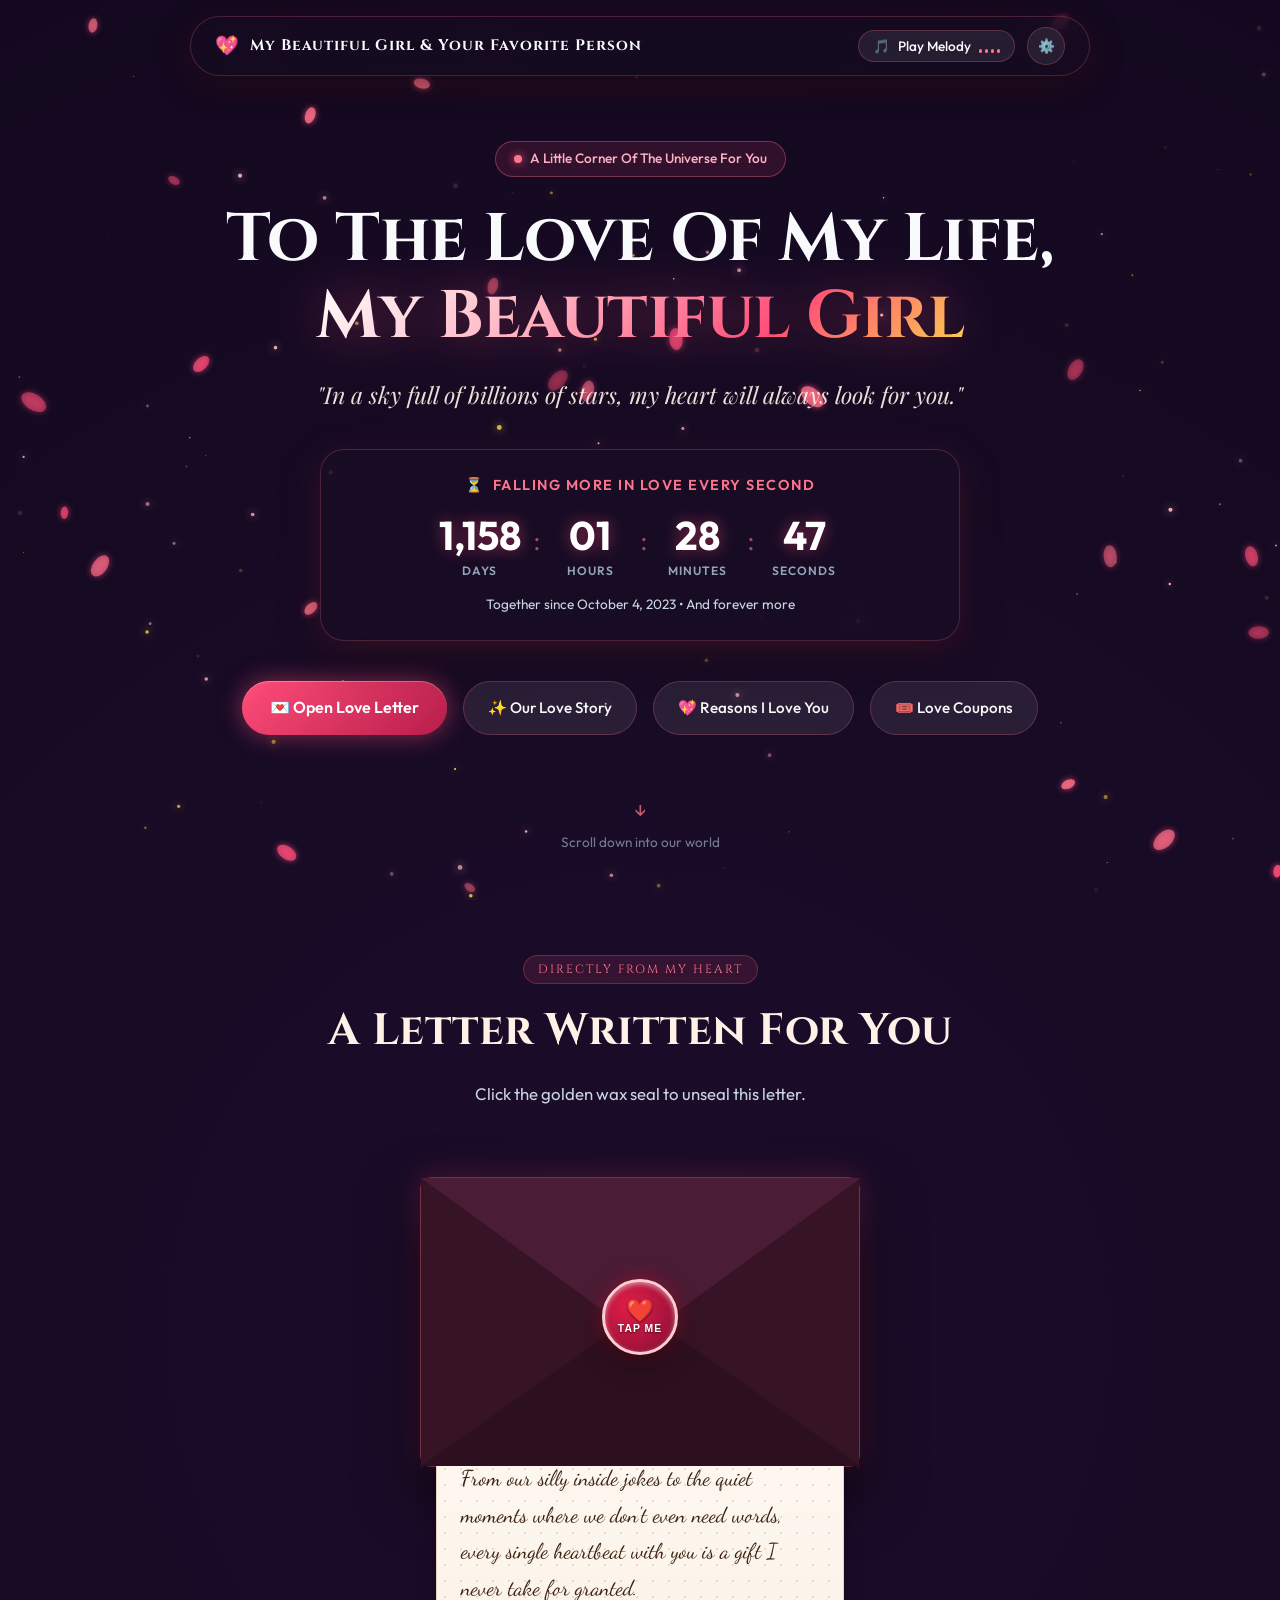
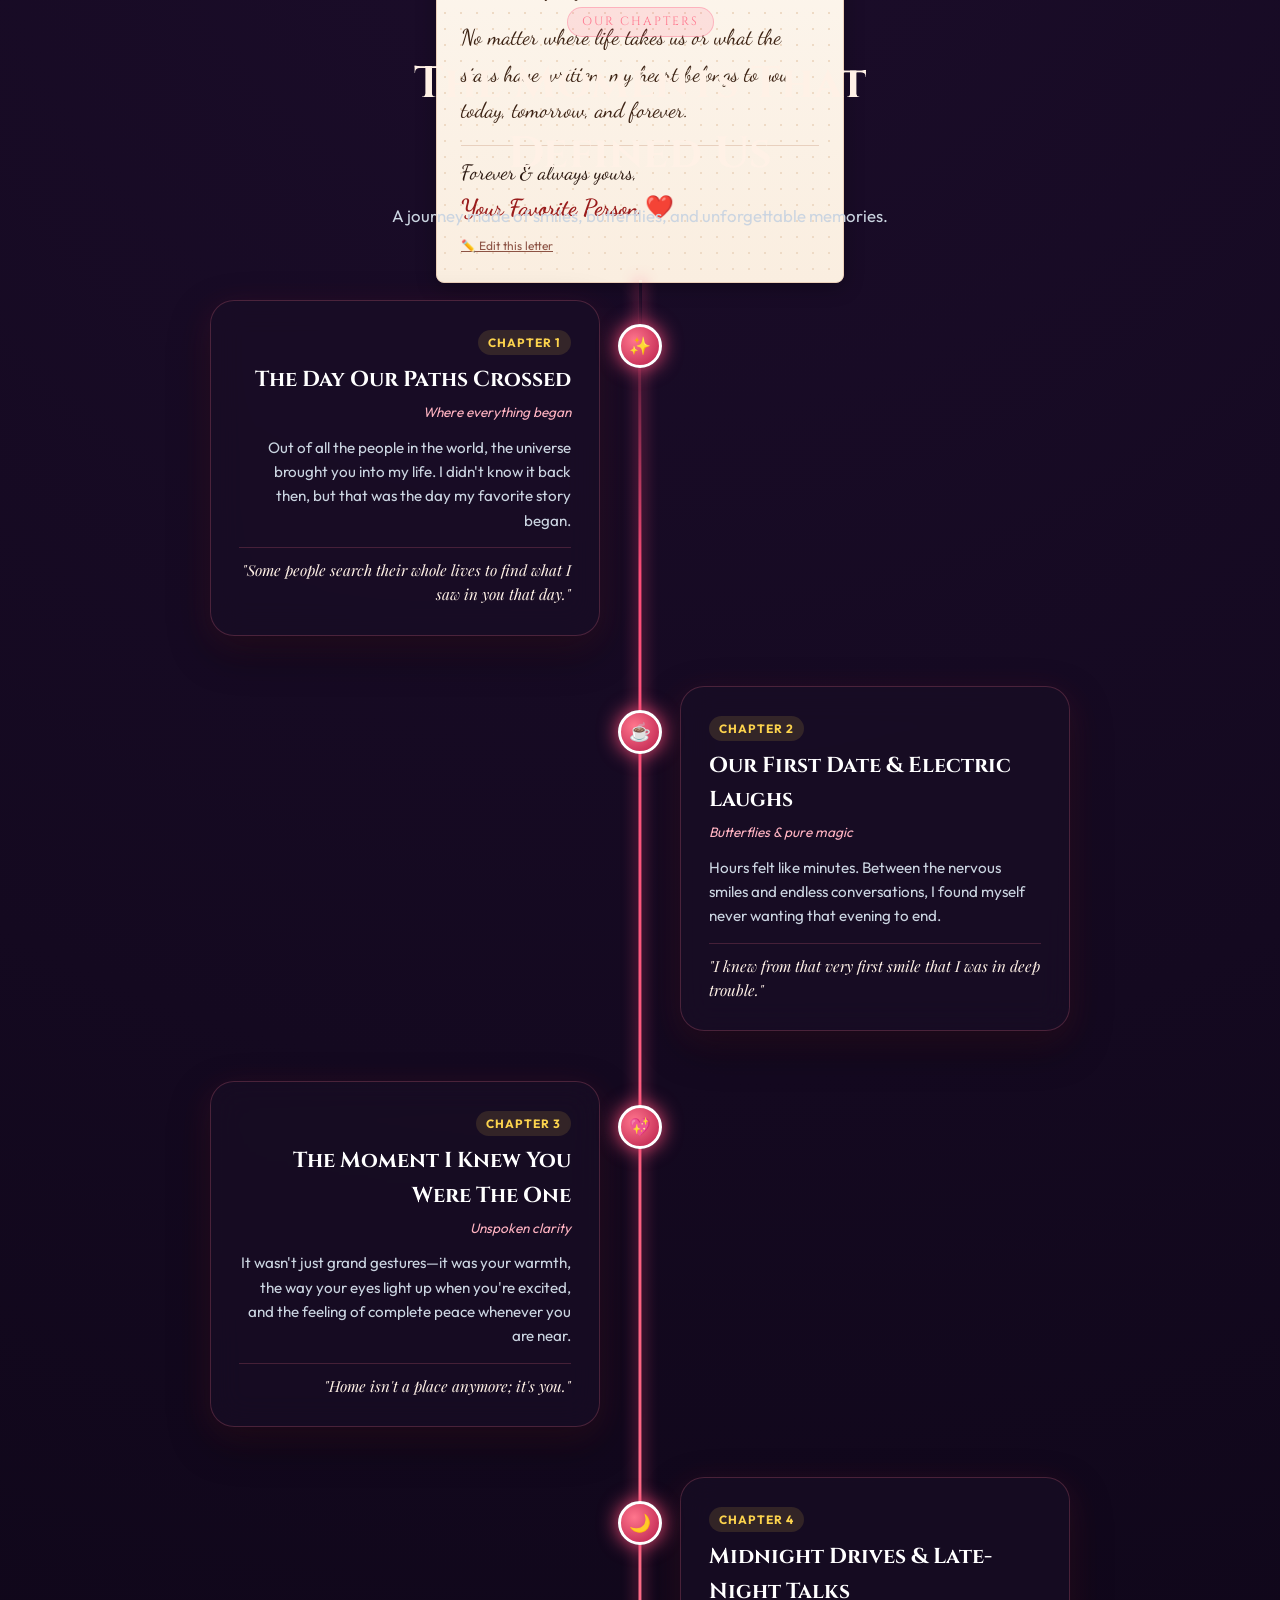
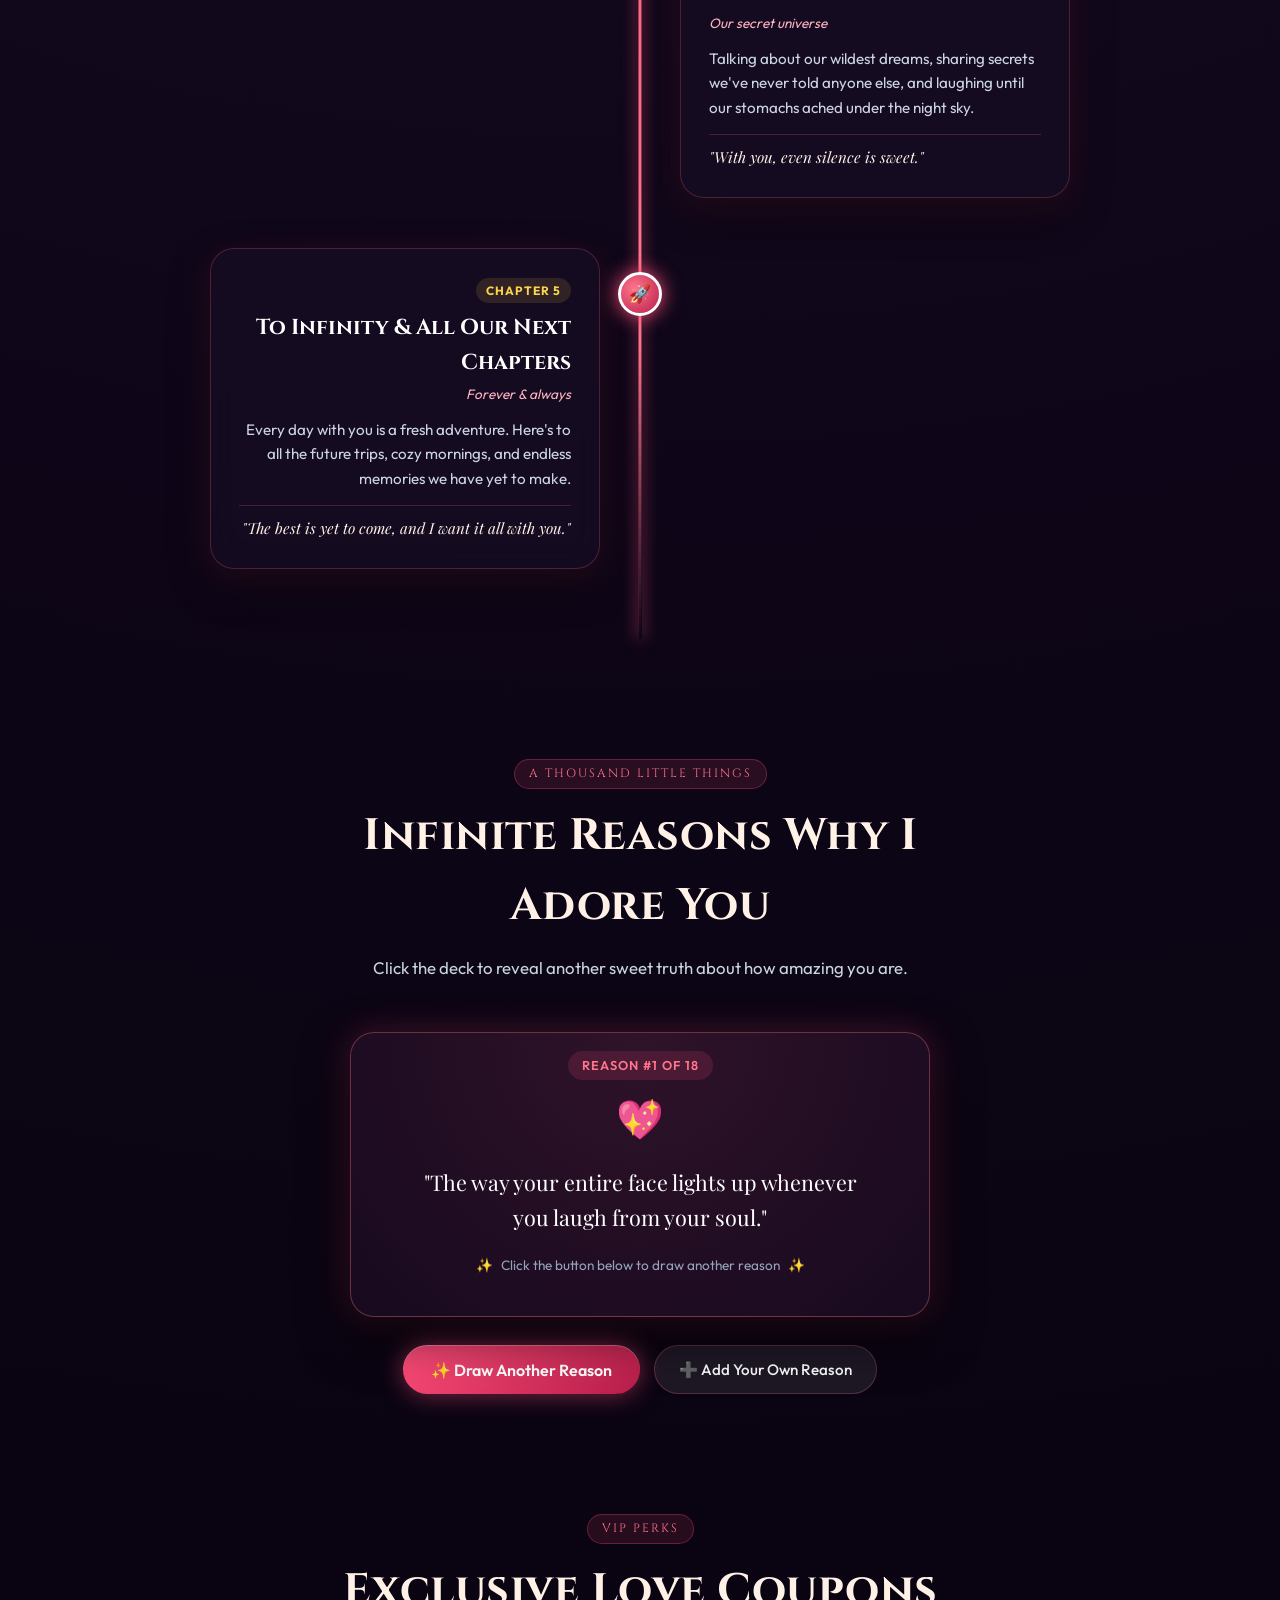
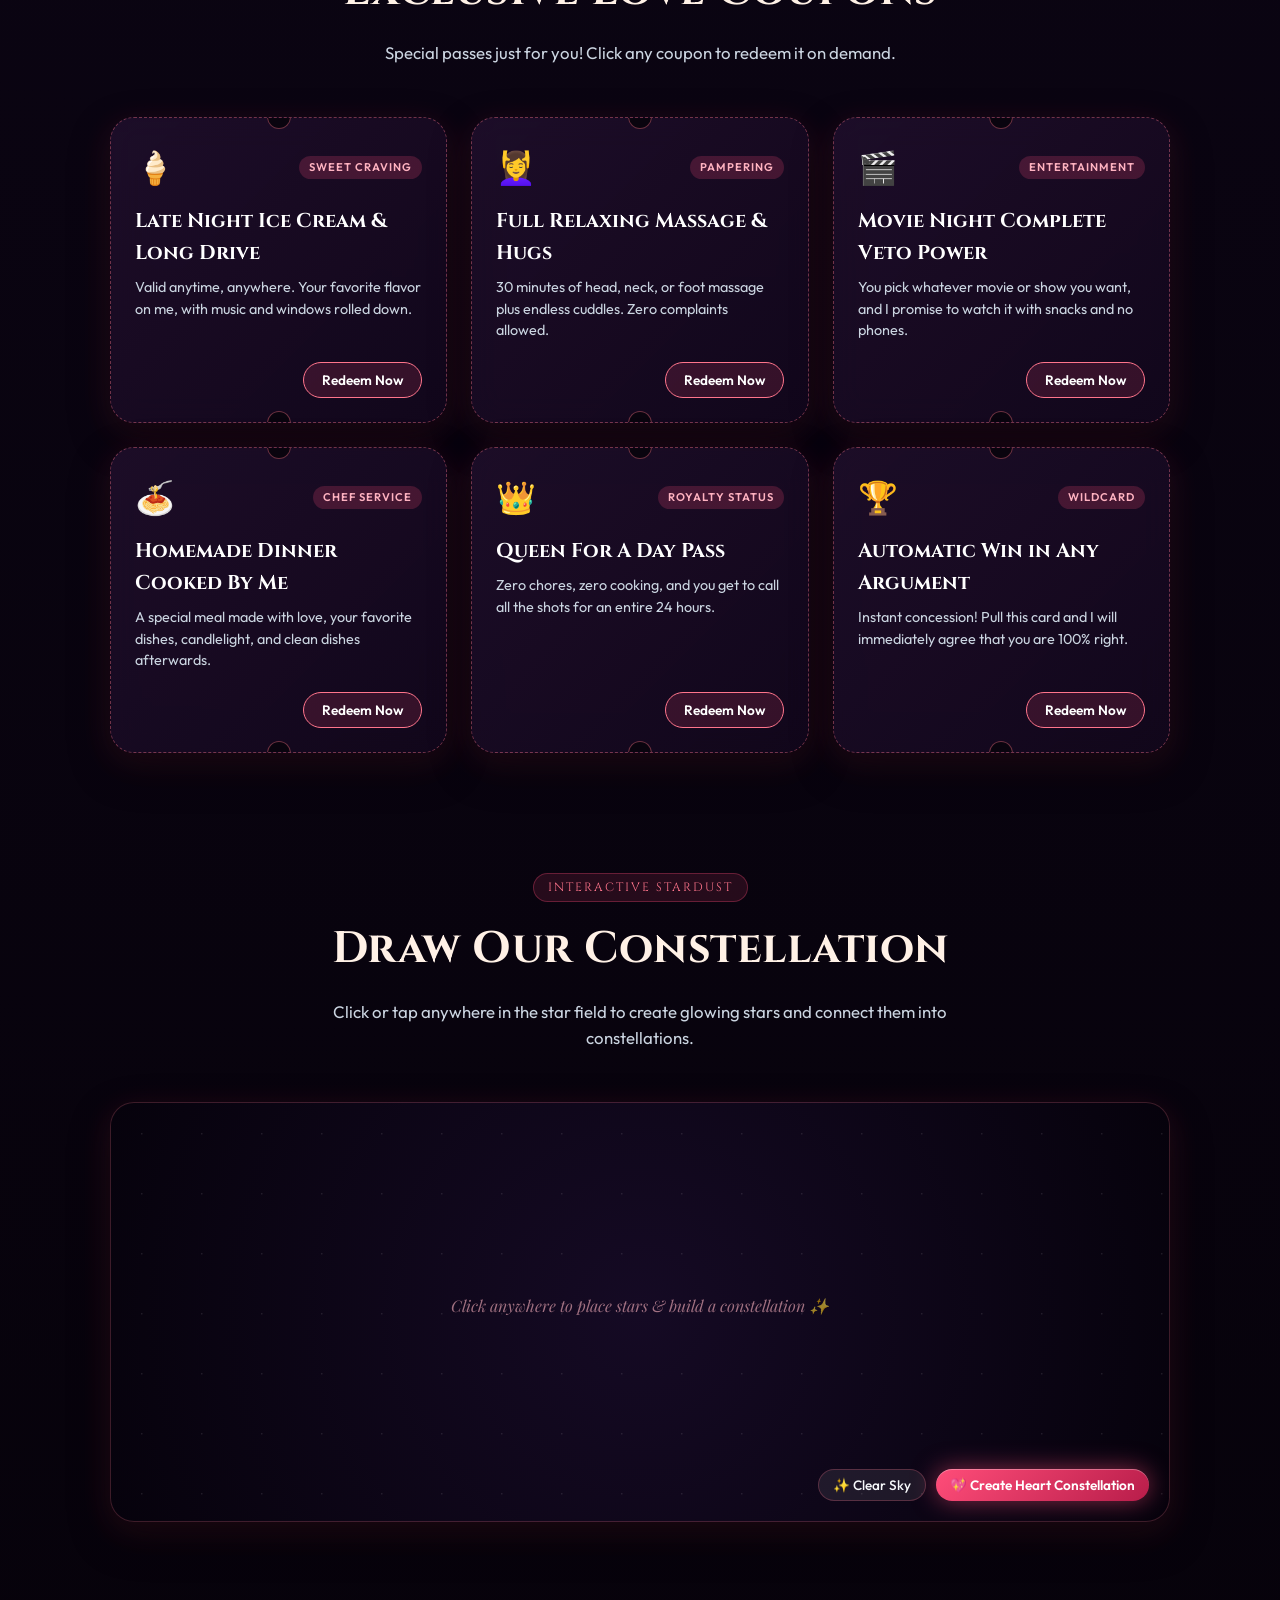
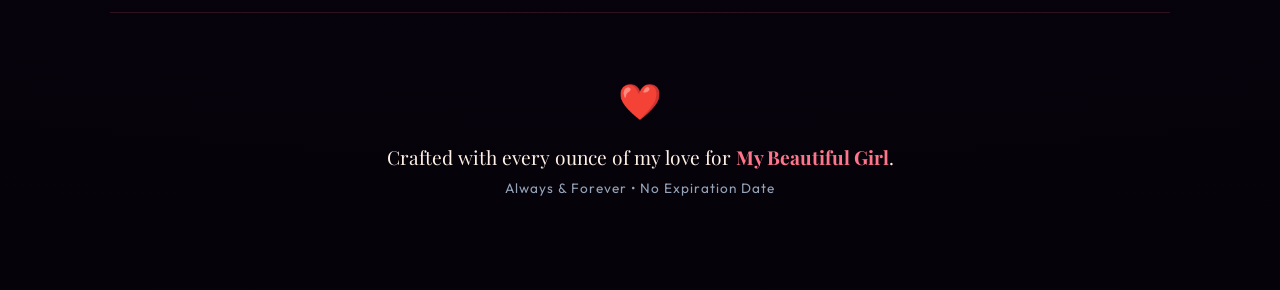
<file: website/index.html>
<!DOCTYPE html>
<html lang="en">
<head>
  <meta charset="UTF-8">
  <meta name="viewport" content="width=device-width, initial-scale=1.0">
  <title>For My Favorite Person In The World ✨</title>
  <meta name="description" content="A special, romantic digital haven dedicated to the most wonderful girl in the universe.">
  <meta name="theme-color" content="#0d0714">

  <!-- Google Fonts -->
  <link rel="preconnect" href="https://fonts.googleapis.com">
  <link rel="preconnect" href="https://fonts.gstatic.com" crossorigin>
  <link href="https://fonts.googleapis.com/css2?family=Cinzel:wght@400;600;700;800&family=Dancing+Script:wght@500;700&family=Outfit:wght@300;400;500;600;700&family=Playfair+Display:ital,wght@0,400;0,600;0,700;1,400&display=swap" rel="stylesheet">

  <link rel="stylesheet" href="style.css">
  <link rel="icon" type="image/svg+xml" href="data:image/svg+xml,<svg xmlns='http://www.w3.org/2000/svg' viewBox='0 0 24 24' fill='%23ff4d79'><path d='M12 21.35l-1.45-1.32C5.4 15.36 2 12.28 2 8.5 2 5.42 4.42 3 7.5 3c1.74 0 3.41.81 4.5 2.09C13.09 3.81 14.76 3 16.5 3 19.58 3 22 5.42 22 8.5c0 3.78-3.4 6.86-8.55 11.54L12 21.35z'/></svg>">
</head>
<body>
  <!-- Interactive Cosmic Canvas: Twinkling Starlight & Rose Petals -->
  <canvas id="cosmic-canvas"></canvas>

  <!-- Ambient Soundscapes & Controls Bar -->
  <nav class="glass-nav">
    <div class="nav-brand">
      <span class="heart-pulse">💖</span>
      <span class="brand-text" id="nav-couple-names">Us • Forever</span>
    </div>
    <div class="nav-actions">
      <button id="music-toggle-btn" class="glass-btn audio-btn" title="Toggle romantic background melody" aria-label="Toggle background music">
        <span class="audio-icon" id="music-icon">🎵</span>
        <span class="audio-text" id="music-status">Play Melody</span>
        <div class="sound-wave" id="sound-wave">
          <span></span><span></span><span></span><span></span>
        </div>
      </button>

      <button id="open-settings-btn" class="glass-btn icon-btn" title="Personalize website" aria-label="Customize settings">
        ⚙️
      </button>
    </div>
  </nav>

  <!-- Main Experience Wrapper -->
  <main class="page-container">
    
    <!-- Hero Section -->
    <section class="hero-section" id="hero">
      <div class="badge-pill">
        <span class="badge-dot"></span>
        <span id="hero-badge-text">A Little Corner Of The Universe For You</span>
      </div>

      <h1 class="hero-title">
        To The Love Of My Life, <br>
        <span class="gradient-text glow" id="her-display-name">My Beautiful Girl</span>
      </h1>

      <p class="hero-subtitle" id="hero-quote">
        "In a sky full of billions of stars, my heart will always look for you."
      </p>

      <!-- Live Romance Counter -->
      <div class="counter-card-container">
        <div class="counter-header">
          <span class="counter-icon">⏳</span>
          <span id="counter-label-text">Falling More In Love Every Second</span>
        </div>
        <div class="counter-grid">
          <div class="counter-box">
            <span class="counter-number" id="count-days">0</span>
            <span class="counter-unit">Days</span>
          </div>
          <div class="counter-separator">:</div>
          <div class="counter-box">
            <span class="counter-number" id="count-hours">00</span>
            <span class="counter-unit">Hours</span>
          </div>
          <div class="counter-separator">:</div>
          <div class="counter-box">
            <span class="counter-number" id="count-minutes">00</span>
            <span class="counter-unit">Minutes</span>
          </div>
          <div class="counter-separator">:</div>
          <div class="counter-box">
            <span class="counter-number" id="count-seconds">00</span>
            <span class="counter-unit">Seconds</span>
          </div>
        </div>
        <p class="counter-subtext" id="counter-date-caption">Together since the happiest day of my life</p>
      </div>

      <!-- Quick Nav Buttons -->
      <div class="hero-actions">
        <a href="#letter-section" class="primary-btn glow-btn">
          <span>💌 Open Love Letter</span>
        </a>
        <a href="#timeline-section" class="secondary-btn glass-btn">
          <span>✨ Our Love Story</span>
        </a>
        <a href="#reasons-section" class="secondary-btn glass-btn">
          <span>💖 Reasons I Love You</span>
        </a>
        <a href="#coupons-section" class="secondary-btn glass-btn">
          <span>🎟️ Love Coupons</span>
        </a>
      </div>

      <div class="scroll-hint">
        <span class="scroll-arrow">↓</span>
        <span>Scroll down into our world</span>
      </div>
    </section>

    <!-- Interactive 3D Love Letter Envelope Section -->
    <section class="section" id="letter-section">
      <div class="section-header">
        <span class="section-tag">Directly From My Heart</span>
        <h2 class="section-title">A Letter Written For You</h2>
        <p class="section-description">Click the golden wax seal to unseal this letter.</p>
      </div>

      <div class="envelope-wrapper">
        <div class="envelope-scene" id="envelope-scene">
          <div class="envelope" id="envelope">
            <div class="envelope-back"></div>
            
            <!-- The Folded Parchment Letter that slides out -->
            <div class="parchment-letter" id="parchment-letter">
              <div class="letter-inner">
                <div class="letter-stamp">❤️ Official Love Note</div>
                <h3 class="letter-greeting" id="letter-greeting">Dearest One,</h3>
                <div class="letter-body" id="letter-body-text">
                  <p>
                    I wanted to build something as unique and radiant as the feeling you give me every day. Thank you for being my favorite person, my safest shelter, and my happiest thought.
                  </p>
                  <p>
                    From our silly inside jokes to the quiet moments where we don't even need words, every single heartbeat with you is a gift I never take for granted.
                  </p>
                  <p>
                    No matter where life takes us or what the stars have written, my heart belongs to you today, tomorrow, and forever.
                  </p>
                </div>
                <div class="letter-sign-off">
                  <span>Forever & always yours,</span>
                  <strong class="letter-signature" id="letter-signature">Your Favorite Person ❤️</strong>
                </div>
                <button class="small-text-btn" id="edit-letter-inline-btn" title="Customize this message">
                  ✏️ Edit this letter
                </button>
              </div>
            </div>

            <div class="envelope-flaps">
              <div class="flap left-flap"></div>
              <div class="flap right-flap"></div>
              <div class="flap bottom-flap"></div>
              <div class="flap top-flap" id="top-flap"></div>
            </div>

            <!-- Glowing Wax Seal Button -->
            <button class="wax-seal" id="wax-seal" aria-label="Break seal and read letter">
              <div class="wax-seal-inner">
                <span class="seal-icon">❤️</span>
                <span class="seal-text">TAP ME</span>
              </div>
            </button>
          </div>
        </div>

        <div class="envelope-controls" id="envelope-controls" style="display: none;">
          <button class="glass-btn" id="close-letter-btn">
            <span>✉️ Fold Letter Back</span>
          </button>
        </div>
      </div>
    </section>

    <!-- Our Love Story Milestones Section -->
    <section class="section" id="timeline-section">
      <div class="section-header">
        <span class="section-tag">Our Chapters</span>
        <h2 class="section-title">The Moments That Defined Us</h2>
        <p class="section-description">A journey made of smiles, butterflies, and unforgettable memories.</p>
      </div>

      <div class="timeline-container">
        <div class="timeline-line"></div>

        <!-- Milestone 1 -->
        <div class="timeline-item left">
          <div class="timeline-node">
            <span class="node-icon">✨</span>
          </div>
          <div class="timeline-card glass-card">
            <div class="card-chip">Chapter 1</div>
            <h3 class="card-title">The Day Our Paths Crossed</h3>
            <span class="card-date">Where everything began</span>
            <p class="card-text">
              Out of all the people in the world, the universe brought you into my life. I didn't know it back then, but that was the day my favorite story began.
            </p>
            <div class="card-quote">"Some people search their whole lives to find what I saw in you that day."</div>
          </div>
        </div>

        <!-- Milestone 2 -->
        <div class="timeline-item right">
          <div class="timeline-node">
            <span class="node-icon">☕</span>
          </div>
          <div class="timeline-card glass-card">
            <div class="card-chip">Chapter 2</div>
            <h3 class="card-title">Our First Date & Electric Laughs</h3>
            <span class="card-date">Butterflies & pure magic</span>
            <p class="card-text">
              Hours felt like minutes. Between the nervous smiles and endless conversations, I found myself never wanting that evening to end.
            </p>
            <div class="card-quote">"I knew from that very first smile that I was in deep trouble."</div>
          </div>
        </div>

        <!-- Milestone 3 -->
        <div class="timeline-item left">
          <div class="timeline-node">
            <span class="node-icon">💖</span>
          </div>
          <div class="timeline-card glass-card">
            <div class="card-chip">Chapter 3</div>
            <h3 class="card-title">The Moment I Knew You Were The One</h3>
            <span class="card-date">Unspoken clarity</span>
            <p class="card-text">
              It wasn't just grand gestures—it was your warmth, the way your eyes light up when you're excited, and the feeling of complete peace whenever you are near.
            </p>
            <div class="card-quote">"Home isn't a place anymore; it's you."</div>
          </div>
        </div>

        <!-- Milestone 4 -->
        <div class="timeline-item right">
          <div class="timeline-node">
            <span class="node-icon">🌙</span>
          </div>
          <div class="timeline-card glass-card">
            <div class="card-chip">Chapter 4</div>
            <h3 class="card-title">Midnight Drives & Late-Night Talks</h3>
            <span class="card-date">Our secret universe</span>
            <p class="card-text">
              Talking about our wildest dreams, sharing secrets we've never told anyone else, and laughing until our stomachs ached under the night sky.
            </p>
            <div class="card-quote">"With you, even silence is sweet."</div>
          </div>
        </div>

        <!-- Milestone 5 -->
        <div class="timeline-item left">
          <div class="timeline-node">
            <span class="node-icon">🚀</span>
          </div>
          <div class="timeline-card glass-card">
            <div class="card-chip">Chapter 5</div>
            <h3 class="card-title">To Infinity & All Our Next Chapters</h3>
            <span class="card-date">Forever & always</span>
            <p class="card-text">
              Every day with you is a fresh adventure. Here's to all the future trips, cozy mornings, and endless memories we have yet to make.
            </p>
            <div class="card-quote">"The best is yet to come, and I want it all with you."</div>
          </div>
        </div>
      </div>
    </section>

    <!-- Reasons Why I Love You Interactive Deck -->
    <section class="section" id="reasons-section">
      <div class="section-header">
        <span class="section-tag">A Thousand Little Things</span>
        <h2 class="section-title">Infinite Reasons Why I Adore You</h2>
        <p class="section-description">Click the deck to reveal another sweet truth about how amazing you are.</p>
      </div>

      <div class="reasons-deck-wrapper">
        <div class="reason-card-display" id="reason-card">
          <div class="card-badge" id="reason-badge">Reason #1 of ∞</div>
          <div class="reason-heart-icon">💖</div>
          <p class="reason-text" id="reason-text">
            "The way your entire face lights up whenever you laugh from your soul."
          </p>
          <div class="reason-footer">
            <span class="reason-sparkle">✨</span>
            <span class="reason-hint">Click the button below to draw another reason</span>
            <span class="reason-sparkle">✨</span>
          </div>
        </div>

        <div class="reasons-actions">
          <button id="next-reason-btn" class="primary-btn glow-btn">
            <span>✨ Draw Another Reason</span>
          </button>
          <button id="add-reason-btn" class="secondary-btn glass-btn">
            <span>➕ Add Your Own Reason</span>
          </button>
        </div>
      </div>
    </section>

    <!-- Romantic Redeemable Love Coupons -->
    <section class="section" id="coupons-section">
      <div class="section-header">
        <span class="section-tag">VIP Perks</span>
        <h2 class="section-title">Exclusive Love Coupons</h2>
        <p class="section-description">Special passes just for you! Click any coupon to redeem it on demand.</p>
      </div>

      <div class="coupons-grid" id="coupons-grid">
        <!-- Coupon 1 -->
        <div class="coupon-card glass-card" data-coupon-id="1">
          <div class="coupon-cutout top"></div>
          <div class="coupon-cutout bottom"></div>
          <div class="coupon-header">
            <span class="coupon-emoji">🍦</span>
            <span class="coupon-tag">Sweet Craving</span>
          </div>
          <h3 class="coupon-title">Late Night Ice Cream & Long Drive</h3>
          <p class="coupon-desc">Valid anytime, anywhere. Your favorite flavor on me, with music and windows rolled down.</p>
          <div class="coupon-footer">
            <button class="coupon-btn redeem-btn">Redeem Now</button>
          </div>
        </div>

        <!-- Coupon 2 -->
        <div class="coupon-card glass-card" data-coupon-id="2">
          <div class="coupon-cutout top"></div>
          <div class="coupon-cutout bottom"></div>
          <div class="coupon-header">
            <span class="coupon-emoji">💆‍♀️</span>
            <span class="coupon-tag">Pampering</span>
          </div>
          <h3 class="coupon-title">Full Relaxing Massage & Hugs</h3>
          <p class="coupon-desc">30 minutes of head, neck, or foot massage plus endless cuddles. Zero complaints allowed.</p>
          <div class="coupon-footer">
            <button class="coupon-btn redeem-btn">Redeem Now</button>
          </div>
        </div>

        <!-- Coupon 3 -->
        <div class="coupon-card glass-card" data-coupon-id="3">
          <div class="coupon-cutout top"></div>
          <div class="coupon-cutout bottom"></div>
          <div class="coupon-header">
            <span class="coupon-emoji">🎬</span>
            <span class="coupon-tag">Entertainment</span>
          </div>
          <h3 class="coupon-title">Movie Night Complete Veto Power</h3>
          <p class="coupon-desc">You pick whatever movie or show you want, and I promise to watch it with snacks and no phones.</p>
          <div class="coupon-footer">
            <button class="coupon-btn redeem-btn">Redeem Now</button>
          </div>
        </div>

        <!-- Coupon 4 -->
        <div class="coupon-card glass-card" data-coupon-id="4">
          <div class="coupon-cutout top"></div>
          <div class="coupon-cutout bottom"></div>
          <div class="coupon-header">
            <span class="coupon-emoji">🍝</span>
            <span class="coupon-tag">Chef Service</span>
          </div>
          <h3 class="coupon-title">Homemade Dinner Cooked By Me</h3>
          <p class="coupon-desc">A special meal made with love, your favorite dishes, candlelight, and clean dishes afterwards.</p>
          <div class="coupon-footer">
            <button class="coupon-btn redeem-btn">Redeem Now</button>
          </div>
        </div>

        <!-- Coupon 5 -->
        <div class="coupon-card glass-card" data-coupon-id="5">
          <div class="coupon-cutout top"></div>
          <div class="coupon-cutout bottom"></div>
          <div class="coupon-header">
            <span class="coupon-emoji">👑</span>
            <span class="coupon-tag">Royalty Status</span>
          </div>
          <h3 class="coupon-title">Queen For A Day Pass</h3>
          <p class="coupon-desc">Zero chores, zero cooking, and you get to call all the shots for an entire 24 hours.</p>
          <div class="coupon-footer">
            <button class="coupon-btn redeem-btn">Redeem Now</button>
          </div>
        </div>

        <!-- Coupon 6 -->
        <div class="coupon-card glass-card" data-coupon-id="6">
          <div class="coupon-cutout top"></div>
          <div class="coupon-cutout bottom"></div>
          <div class="coupon-header">
            <span class="coupon-emoji">🏆</span>
            <span class="coupon-tag">Wildcard</span>
          </div>
          <h3 class="coupon-title">Automatic Win in Any Argument</h3>
          <p class="coupon-desc">Instant concession! Pull this card and I will immediately agree that you are 100% right.</p>
          <div class="coupon-footer">
            <button class="coupon-btn redeem-btn">Redeem Now</button>
          </div>
        </div>
      </div>
    </section>

    <!-- Interactive Starlight Constellation Canvas -->
    <section class="section" id="starlight-section">
      <div class="section-header">
        <span class="section-tag">Interactive Stardust</span>
        <h2 class="section-title">Draw Our Constellation</h2>
        <p class="section-description">Click or tap anywhere in the star field to create glowing stars and connect them into constellations.</p>
      </div>

      <div class="constellation-box glass-card">
        <canvas id="interactive-star-canvas"></canvas>
        <div class="constellation-overlay">
          <button id="clear-stars-btn" class="glass-btn small-btn">✨ Clear Sky</button>
          <button id="heart-constellation-btn" class="primary-btn small-btn glow-btn">💖 Create Heart Constellation</button>
        </div>
      </div>
    </section>

    <!-- Footer -->
    <footer class="romantic-footer">
      <div class="footer-heart">❤️</div>
      <p class="footer-text">
        Crafted with every ounce of my love for <span class="footer-highlight" id="footer-her-name">You</span>.
      </p>
      <p class="footer-subtext">Always & Forever • No Expiration Date</p>
    </footer>

  </main>

  <!-- Personalization Settings Modal -->
  <div class="modal-backdrop" id="settings-modal" style="display: none;">
    <div class="modal-card glass-card">
      <div class="modal-header">
        <div class="modal-title">
          <span>⚙️</span>
          <h3>Personalize This Website</h3>
        </div>
        <button id="close-settings-btn" class="close-btn" aria-label="Close modal">&times;</button>
      </div>

      <div class="modal-body">
        <p class="modal-desc">
          Customize this website with your names, anniversary date, and special letter. All settings are saved automatically in your browser!
        </p>

        <form id="settings-form">
          <div class="form-group">
            <label for="input-her-name">Her Name / Nickname</label>
            <input type="text" id="input-her-name" placeholder="e.g. My Princess, Sophia" required>
          </div>

          <div class="form-group">
            <label for="input-your-name">Your Name / Sign-off</label>
            <input type="text" id="input-your-name" placeholder="e.g. Alex, Yours Always">
          </div>

          <div class="form-group">
            <label for="input-start-date">Anniversary / Dating Start Date</label>
            <input type="date" id="input-start-date">
            <small class="form-hint">Used for the live "Together for..." counter</small>
          </div>

          <div class="form-group">
            <label for="input-letter-text">Custom Love Letter Message</label>
            <textarea id="input-letter-text" rows="5" placeholder="Write your heartfelt letter here..."></textarea>
          </div>

          <div class="modal-actions">
            <button type="button" id="reset-defaults-btn" class="secondary-btn glass-btn">Reset Defaults</button>
            <button type="submit" class="primary-btn glow-btn">Save Changes 💖</button>
          </div>
        </form>
      </div>
    </div>
  </div>

  <!-- Add Custom Reason Modal -->
  <div class="modal-backdrop" id="add-reason-modal" style="display: none;">
    <div class="modal-card glass-card">
      <div class="modal-header">
        <div class="modal-title">
          <span>💖</span>
          <h3>Add A Custom Reason</h3>
        </div>
        <button id="close-reason-modal-btn" class="close-btn" aria-label="Close modal">&times;</button>
      </div>
      <div class="modal-body">
        <form id="add-reason-form">
          <div class="form-group">
            <label for="input-new-reason">Why do you love her?</label>
            <textarea id="input-new-reason" rows="3" placeholder="e.g. The way you sing your favorite song off-key..." required></textarea>
          </div>
          <div class="modal-actions">
            <button type="submit" class="primary-btn glow-btn">Add To Card Deck ✨</button>
          </div>
        </form>
      </div>
    </div>
  </div>

  <script src="script.js"></script>
</body>
</html>
</file>
<file: website/style.css>
/* ==========================================================================
   LOVE-WEB: ROMANTIC LUXE DESIGN SYSTEM
   Palette: Velvet Obsidian, Glowing Rose Gold, Champagne & Starlight
   ========================================================================== */

:root {
  --bg-dark: #09040e;
  --bg-gradient: radial-gradient(circle at 50% 20%, #1c0d2b 0%, #0c0515 50%, #06020a 100%);
  --rose-primary: #ff4d79;
  --rose-glow: #ff758c;
  --rose-light: #ffb3c1;
  --rose-deep: #b81d4a;
  --gold-accent: #fcd34d;
  --champagne: #fff1e6;
  --text-main: #f8fafc;
  --text-muted: #cbd5e1;
  --text-subtle: #94a3b8;
  
  --glass-bg: rgba(26, 14, 38, 0.65);
  --glass-border: rgba(255, 117, 140, 0.22);
  --glass-glow: 0 8px 32px 0 rgba(255, 77, 121, 0.15);
  --card-shadow: 0 16px 40px rgba(0, 0, 0, 0.45);

  --font-heading: 'Cinzel', serif;
  --font-serif: 'Playfair Display', serif;
  --font-cursive: 'Dancing Script', cursive;
  --font-sans: 'Outfit', -apple-system, BlinkMacSystemFont, sans-serif;
  
  --radius-sm: 8px;
  --radius-md: 16px;
  --radius-lg: 24px;
  --radius-full: 9999px;
  --transition-smooth: all 0.35s cubic-bezier(0.16, 1, 0.3, 1);
}

*, *::before, *::after {
  box-sizing: border-box;
  margin: 0;
  padding: 0;
}

html {
  scroll-behavior: smooth;
  color-scheme: dark;
}

body {
  font-family: var(--font-sans);
  background-color: var(--bg-dark);
  background-image: var(--bg-gradient);
  color: var(--text-main);
  min-height: 100vh;
  overflow-x: hidden;
  position: relative;
  line-height: 1.6;
}

/* ==========================================================================
   COSMIC CANVAS BACKGROUND (STARFIELD & FLOATING PETALS)
   ========================================================================== */
#cosmic-canvas {
  position: fixed;
  top: 0;
  left: 0;
  width: 100vw;
  height: 100vh;
  pointer-events: none;
  z-index: 0;
}

/* ==========================================================================
   FLOATING GLASS NAVIGATION
   ========================================================================== */
.glass-nav {
  position: fixed;
  top: 16px;
  left: 50%;
  transform: translateX(-50%);
  width: calc(100% - 32px);
  max-width: 900px;
  padding: 10px 24px;
  background: rgba(22, 11, 33, 0.75);
  backdrop-filter: blur(18px);
  -webkit-backdrop-filter: blur(18px);
  border: 1px solid var(--glass-border);
  border-radius: var(--radius-full);
  display: flex;
  justify-content: space-between;
  align-items: center;
  z-index: 100;
  box-shadow: 0 10px 30px rgba(0, 0, 0, 0.5), var(--glass-glow);
}

.nav-brand {
  display: flex;
  align-items: center;
  gap: 10px;
  font-family: var(--font-heading);
  font-weight: 700;
  font-size: 0.95rem;
  letter-spacing: 1px;
}

.heart-pulse {
  display: inline-block;
  animation: pulseBeat 1.8s infinite ease-in-out;
  font-size: 1.2rem;
}

.nav-actions {
  display: flex;
  align-items: center;
  gap: 12px;
}

.glass-btn {
  background: rgba(255, 255, 255, 0.08);
  border: 1px solid rgba(255, 117, 140, 0.25);
  color: var(--text-main);
  padding: 8px 16px;
  border-radius: var(--radius-full);
  font-family: var(--font-sans);
  font-size: 0.85rem;
  font-weight: 500;
  cursor: pointer;
  display: inline-flex;
  align-items: center;
  gap: 8px;
  transition: var(--transition-smooth);
}

.glass-btn:hover {
  background: rgba(255, 77, 121, 0.2);
  border-color: var(--rose-glow);
  transform: translateY(-2px);
  box-shadow: 0 4px 16px rgba(255, 77, 121, 0.3);
}

.audio-btn {
  padding: 6px 14px;
}

.sound-wave {
  display: flex;
  align-items: flex-end;
  gap: 3px;
  height: 14px;
}

.sound-wave span {
  width: 3px;
  height: 4px;
  background: var(--rose-glow);
  border-radius: 2px;
  transition: height 0.2s ease;
}

.sound-wave.playing span:nth-child(1) { animation: soundBar 1s infinite ease-in-out 0.1s; }
.sound-wave.playing span:nth-child(2) { animation: soundBar 1s infinite ease-in-out 0.3s; }
.sound-wave.playing span:nth-child(3) { animation: soundBar 1s infinite ease-in-out 0.2s; }
.sound-wave.playing span:nth-child(4) { animation: soundBar 1s infinite ease-in-out 0.4s; }

.icon-btn {
  width: 38px;
  height: 38px;
  padding: 0;
  justify-content: center;
}

/* ==========================================================================
   PAGE CONTAINER & LAYOUT
   ========================================================================== */
.page-container {
  position: relative;
  z-index: 10;
  max-width: 1100px;
  margin: 0 auto;
  padding: 100px 20px 60px;
}

.section {
  padding: 90px 0 30px;
  position: relative;
}

.section-header {
  text-align: center;
  max-width: 650px;
  margin: 0 auto 50px;
}

.section-tag {
  display: inline-block;
  font-family: var(--font-heading);
  text-transform: uppercase;
  font-size: 0.75rem;
  letter-spacing: 2px;
  color: var(--rose-glow);
  background: rgba(255, 77, 121, 0.12);
  border: 1px solid rgba(255, 77, 121, 0.3);
  padding: 4px 14px;
  border-radius: var(--radius-full);
  margin-bottom: 12px;
}

.section-title {
  font-family: var(--font-heading);
  font-size: clamp(2rem, 4vw, 2.75rem);
  font-weight: 700;
  color: var(--champagne);
  margin-bottom: 14px;
  letter-spacing: 0.5px;
}

.section-description {
  color: var(--text-muted);
  font-size: 1.05rem;
}

/* ==========================================================================
   HERO SECTION
   ========================================================================== */
.hero-section {
  min-height: 85vh;
  display: flex;
  flex-direction: column;
  align-items: center;
  justify-content: center;
  text-align: center;
  padding-top: 30px;
}

.badge-pill {
  display: inline-flex;
  align-items: center;
  gap: 8px;
  background: rgba(255, 77, 121, 0.12);
  border: 1px solid rgba(255, 117, 140, 0.35);
  padding: 6px 18px;
  border-radius: var(--radius-full);
  font-size: 0.85rem;
  font-weight: 500;
  color: var(--rose-light);
  margin-bottom: 24px;
  backdrop-filter: blur(8px);
}

.badge-dot {
  width: 8px;
  height: 8px;
  border-radius: 50%;
  background: var(--rose-glow);
  box-shadow: 0 0 10px var(--rose-primary);
  animation: pulseGlow 2s infinite;
}

.hero-title {
  font-family: var(--font-heading);
  font-size: clamp(2.4rem, 6vw, 4.2rem);
  font-weight: 700;
  line-height: 1.15;
  margin-bottom: 20px;
  letter-spacing: -0.5px;
}

.gradient-text {
  background: linear-gradient(135deg, #fff 0%, #ffb3c1 35%, #ff4d79 70%, #fcd34d 100%);
  -webkit-background-clip: text;
  -webkit-text-fill-color: transparent;
  display: inline-block;
}

.gradient-text.glow {
  filter: drop-shadow(0 0 25px rgba(255, 77, 121, 0.45));
}

.hero-subtitle {
  font-family: var(--font-serif);
  font-style: italic;
  font-size: clamp(1.1rem, 2.5vw, 1.45rem);
  color: var(--champagne);
  max-width: 680px;
  margin: 0 auto 36px;
  opacity: 0.92;
}

/* Live Romance Counter Card */
.counter-card-container {
  background: var(--glass-bg);
  border: 1px solid var(--glass-border);
  box-shadow: var(--glass-glow), var(--card-shadow);
  backdrop-filter: blur(20px);
  -webkit-backdrop-filter: blur(20px);
  border-radius: var(--radius-lg);
  padding: 24px 36px;
  max-width: 640px;
  width: 100%;
  margin-bottom: 40px;
  transition: var(--transition-smooth);
}

.counter-card-container:hover {
  border-color: rgba(255, 117, 140, 0.45);
  box-shadow: 0 12px 40px rgba(255, 77, 121, 0.3);
}

.counter-header {
  display: flex;
  align-items: center;
  justify-content: center;
  gap: 8px;
  font-size: 0.9rem;
  text-transform: uppercase;
  letter-spacing: 1.5px;
  color: var(--rose-glow);
  font-weight: 600;
  margin-bottom: 18px;
}

.counter-grid {
  display: flex;
  align-items: center;
  justify-content: center;
  gap: 12px;
}

.counter-box {
  display: flex;
  flex-direction: column;
  align-items: center;
  min-width: 75px;
}

.counter-number {
  font-family: var(--font-sans);
  font-size: clamp(1.8rem, 4vw, 2.5rem);
  font-weight: 700;
  color: #fff;
  line-height: 1;
  text-shadow: 0 0 15px rgba(255, 77, 121, 0.5);
}

.counter-unit {
  font-size: 0.75rem;
  text-transform: uppercase;
  color: var(--text-subtle);
  letter-spacing: 1px;
  margin-top: 6px;
  font-weight: 600;
}

.counter-separator {
  font-size: 1.8rem;
  color: var(--rose-glow);
  opacity: 0.6;
  margin-top: -16px;
  font-weight: 300;
}

.counter-subtext {
  font-size: 0.85rem;
  color: var(--text-muted);
  margin-top: 14px;
}

/* Hero Action Buttons */
.hero-actions {
  display: flex;
  flex-wrap: wrap;
  justify-content: center;
  gap: 16px;
  margin-bottom: 50px;
}

.primary-btn {
  background: linear-gradient(135deg, var(--rose-primary) 0%, var(--rose-deep) 100%);
  color: #fff;
  padding: 14px 28px;
  border-radius: var(--radius-full);
  font-family: var(--font-sans);
  font-weight: 600;
  font-size: 1rem;
  border: none;
  cursor: pointer;
  text-decoration: none;
  display: inline-flex;
  align-items: center;
  gap: 10px;
  transition: var(--transition-smooth);
}

.glow-btn {
  box-shadow: 0 0 25px rgba(255, 77, 121, 0.5), inset 0 1px 0 rgba(255, 255, 255, 0.3);
}

.glow-btn:hover {
  transform: translateY(-3px) scale(1.02);
  box-shadow: 0 0 35px rgba(255, 77, 121, 0.75), inset 0 1px 0 rgba(255, 255, 255, 0.4);
}

.secondary-btn {
  text-decoration: none;
  padding: 14px 24px;
  font-size: 0.95rem;
}

.scroll-hint {
  display: flex;
  flex-direction: column;
  align-items: center;
  gap: 6px;
  color: var(--text-subtle);
  font-size: 0.85rem;
  margin-top: 10px;
  opacity: 0.75;
}

.scroll-arrow {
  animation: bounceDown 2s infinite ease-in-out;
  font-size: 1.2rem;
  color: var(--rose-glow);
}

/* ==========================================================================
   INTERACTIVE 3D WAX-SEALED ENVELOPE & LETTER
   ========================================================================== */
.envelope-wrapper {
  display: flex;
  flex-direction: column;
  align-items: center;
  padding: 20px 0;
  perspective: 1200px;
}

.envelope-scene {
  position: relative;
  width: 340px;
  height: 230px;
  cursor: pointer;
  transition: transform 0.5s ease;
}

@media (min-width: 600px) {
  .envelope-scene {
    width: 440px;
    height: 290px;
  }
}

.envelope {
  position: relative;
  width: 100%;
  height: 100%;
  background: #3b172a;
  border-radius: 12px;
  box-shadow: 0 25px 60px rgba(0, 0, 0, 0.7), 0 0 30px rgba(255, 77, 121, 0.25);
  border: 1px solid rgba(255, 117, 140, 0.3);
  transform-style: preserve-3d;
}

.envelope-back {
  position: absolute;
  inset: 0;
  background: linear-gradient(145deg, #2b1220, #44172f);
  border-radius: 12px;
}

/* Parchment Love Letter inside */
.parchment-letter {
  position: absolute;
  top: 10px;
  left: 15px;
  right: 15px;
  background: #fff8f0;
  color: #2b1810;
  border-radius: 8px;
  box-shadow: 0 4px 20px rgba(0, 0, 0, 0.3);
  padding: 24px;
  box-sizing: border-box;
  transform: translateY(0);
  transition: transform 0.8s cubic-bezier(0.16, 1, 0.3, 1), z-index 0.4s ease;
  z-index: 2;
  background-image: 
    radial-gradient(#eedac5 1px, transparent 1px),
    linear-gradient(to bottom, #fffdfa 0%, #faeee0 100%);
  background-size: 16px 16px, 100% 100%;
  border: 1px solid #ebd0ba;
  overflow: hidden;
}

.letter-stamp {
  font-family: var(--font-heading);
  font-size: 0.7rem;
  letter-spacing: 1px;
  text-transform: uppercase;
  color: #a83232;
  border: 1px dashed #a83232;
  padding: 3px 8px;
  display: inline-block;
  border-radius: 4px;
  margin-bottom: 12px;
  transform: rotate(-3deg);
}

.letter-greeting {
  font-family: var(--font-serif);
  font-size: 1.4rem;
  font-weight: 700;
  color: #3b172a;
  margin-bottom: 12px;
}

.letter-body {
  font-family: var(--font-cursive);
  font-size: 1.35rem;
  line-height: 1.7;
  color: #3d2314;
  margin-bottom: 16px;
}

.letter-body p {
  margin-bottom: 12px;
}

.letter-sign-off {
  font-family: var(--font-cursive);
  font-size: 1.3rem;
  display: flex;
  flex-direction: column;
  margin-top: 14px;
  border-top: 1px solid #e8d0be;
  padding-top: 10px;
}

.letter-signature {
  font-size: 1.45rem;
  color: #991b1b;
}

.small-text-btn {
  background: none;
  border: none;
  font-family: var(--font-sans);
  font-size: 0.75rem;
  color: #8c5344;
  cursor: pointer;
  margin-top: 12px;
  text-decoration: underline;
  padding: 0;
}

/* Envelope Flaps */
.envelope-flaps {
  position: absolute;
  inset: 0;
  z-index: 5;
  pointer-events: none;
}

.flap {
  position: absolute;
  width: 0;
  height: 0;
}

.left-flap {
  top: 0;
  left: 0;
  border-top: 145px solid transparent;
  border-bottom: 145px solid transparent;
  border-left: 220px solid #361426;
  z-index: 3;
}

.right-flap {
  top: 0;
  right: 0;
  border-top: 145px solid transparent;
  border-bottom: 145px solid transparent;
  border-right: 220px solid #361426;
  z-index: 3;
}

.bottom-flap {
  bottom: 0;
  left: 0;
  border-left: 220px solid transparent;
  border-right: 220px solid transparent;
  border-bottom: 155px solid #2d1020;
  z-index: 4;
}

.top-flap {
  top: 0;
  left: 0;
  border-left: 220px solid transparent;
  border-right: 220px solid transparent;
  border-top: 160px solid #4a1c35;
  transform-origin: top center;
  transform: rotateX(0deg);
  transition: transform 0.6s cubic-bezier(0.16, 1, 0.3, 1) 0.2s, z-index 0.2s;
  z-index: 6;
}

/* Wax Seal Button */
.wax-seal {
  position: absolute;
  top: 48%;
  left: 50%;
  transform: translate(-50%, -50%);
  width: 76px;
  height: 76px;
  border-radius: 50%;
  background: radial-gradient(circle at 35% 35%, #e11d48, #9f1239 70%, #4c0519 100%);
  border: 3px solid #fecdd3;
  box-shadow: 0 8px 25px rgba(0, 0, 0, 0.6), 0 0 20px rgba(225, 29, 72, 0.6), inset 0 2px 5px rgba(255, 255, 255, 0.5);
  cursor: pointer;
  z-index: 10;
  display: flex;
  align-items: center;
  justify-content: center;
  transition: transform 0.3s cubic-bezier(0.34, 1.56, 0.64, 1);
}

.wax-seal:hover {
  transform: translate(-50%, -50%) scale(1.12);
  box-shadow: 0 10px 30px rgba(0, 0, 0, 0.7), 0 0 30px rgba(225, 29, 72, 0.9);
}

.wax-seal-inner {
  display: flex;
  flex-direction: column;
  align-items: center;
  color: #fff;
  text-shadow: 0 1px 2px rgba(0, 0, 0, 0.6);
}

.seal-icon {
  font-size: 1.4rem;
  line-height: 1;
}

.seal-text {
  font-size: 0.65rem;
  font-weight: 800;
  letter-spacing: 1px;
}

/* Envelope Open State */
.envelope.open .top-flap {
  transform: rotateX(180deg);
  z-index: 1;
}

.envelope.open .wax-seal {
  opacity: 0;
  pointer-events: none;
  transform: translate(-50%, -50%) scale(0);
}

.envelope.open .parchment-letter {
  transform: translateY(-80px);
  z-index: 7;
  box-shadow: 0 20px 50px rgba(0, 0, 0, 0.6);
}

.envelope-controls {
  margin-top: 30px;
  animation: fadeIn 0.4s ease;
}

/* ==========================================================================
   GLASS CARDS & SECTION CONTAINERS
   ========================================================================== */
.glass-card {
  background: var(--glass-bg);
  border: 1px solid var(--glass-border);
  box-shadow: var(--card-shadow), var(--glass-glow);
  backdrop-filter: blur(16px);
  -webkit-backdrop-filter: blur(16px);
  border-radius: var(--radius-lg);
  position: relative;
  overflow: hidden;
  transition: var(--transition-smooth);
}

.glass-card:hover {
  border-color: rgba(255, 117, 140, 0.4);
  transform: translateY(-4px);
  box-shadow: 0 20px 50px rgba(0, 0, 0, 0.55), 0 0 30px rgba(255, 77, 121, 0.25);
}

/* ==========================================================================
   OUR LOVE STORY MILESTONES (TIMELINE)
   ========================================================================== */
.timeline-container {
  position: relative;
  max-width: 860px;
  margin: 0 auto;
  padding: 20px 0;
}

.timeline-line {
  position: absolute;
  top: 0;
  bottom: 0;
  left: 50%;
  transform: translateX(-50%);
  width: 3px;
  background: linear-gradient(to bottom, transparent, var(--rose-primary) 15%, var(--rose-glow) 85%, transparent);
  box-shadow: 0 0 15px var(--rose-primary);
}

.timeline-item {
  position: relative;
  margin-bottom: 50px;
  width: 50%;
}

.timeline-item.left {
  left: 0;
  padding-right: 40px;
  text-align: right;
}

.timeline-item.right {
  left: 50%;
  padding-left: 40px;
  text-align: left;
}

.timeline-node {
  position: absolute;
  top: 24px;
  width: 44px;
  height: 44px;
  border-radius: 50%;
  background: radial-gradient(circle at 35% 35%, var(--rose-glow), var(--rose-deep));
  border: 3px solid #fff;
  box-shadow: 0 0 20px var(--rose-primary);
  display: flex;
  align-items: center;
  justify-content: center;
  z-index: 10;
  font-size: 1.1rem;
}

.timeline-item.left .timeline-node {
  right: -22px;
}

.timeline-item.right .timeline-node {
  left: -22px;
}

.timeline-card {
  padding: 28px;
}

.card-chip {
  display: inline-block;
  font-size: 0.75rem;
  font-weight: 700;
  text-transform: uppercase;
  letter-spacing: 1px;
  color: var(--gold-accent);
  background: rgba(252, 211, 77, 0.12);
  padding: 3px 10px;
  border-radius: var(--radius-full);
  margin-bottom: 8px;
}

.card-title {
  font-family: var(--font-heading);
  font-size: 1.35rem;
  color: #fff;
  margin-bottom: 4px;
}

.card-date {
  font-size: 0.85rem;
  color: var(--rose-light);
  display: block;
  margin-bottom: 12px;
  font-style: italic;
}

.card-text {
  color: var(--text-muted);
  font-size: 0.95rem;
  line-height: 1.6;
  margin-bottom: 14px;
}

.card-quote {
  font-family: var(--font-serif);
  font-style: italic;
  font-size: 0.95rem;
  color: var(--champagne);
  padding-top: 10px;
  border-top: 1px solid rgba(255, 117, 140, 0.2);
}

@media (max-width: 768px) {
  .timeline-line {
    left: 24px;
  }
  .timeline-item {
    width: 100%;
    left: 0 !important;
    padding-left: 64px !important;
    padding-right: 0 !important;
    text-align: left !important;
  }
  .timeline-item.left .timeline-node,
  .timeline-item.right .timeline-node {
    left: 2px;
  }
}

/* ==========================================================================
   INFINITE REASONS CARD DECK
   ========================================================================== */
.reasons-deck-wrapper {
  max-width: 580px;
  margin: 0 auto;
  display: flex;
  flex-direction: column;
  align-items: center;
}

.reason-card-display {
  background: radial-gradient(circle at 50% 0%, #2f1329 0%, #17091f 100%);
  border: 1px solid rgba(255, 117, 140, 0.35);
  box-shadow: 0 20px 50px rgba(0, 0, 0, 0.6), 0 0 35px rgba(255, 77, 121, 0.25);
  border-radius: var(--radius-lg);
  padding: 40px 32px;
  width: 100%;
  min-height: 260px;
  display: flex;
  flex-direction: column;
  align-items: center;
  justify-content: center;
  text-align: center;
  position: relative;
  backdrop-filter: blur(20px);
  transition: transform 0.4s cubic-bezier(0.16, 1, 0.3, 1), opacity 0.3s ease;
}

.reason-card-display.animating {
  transform: scale(0.95) rotateY(15deg);
  opacity: 0.7;
}

.card-badge {
  position: absolute;
  top: 18px;
  font-size: 0.8rem;
  letter-spacing: 1px;
  font-weight: 600;
  text-transform: uppercase;
  color: var(--rose-glow);
  background: rgba(255, 77, 121, 0.15);
  padding: 4px 14px;
  border-radius: var(--radius-full);
}

.reason-heart-icon {
  font-size: 2.4rem;
  margin-top: 16px;
  margin-bottom: 14px;
  animation: pulseBeat 2s infinite ease-in-out;
}

.reason-text {
  font-family: var(--font-serif);
  font-size: 1.35rem;
  color: #fff;
  line-height: 1.6;
  max-width: 460px;
  margin: 0 auto 20px;
  min-height: 70px;
  display: flex;
  align-items: center;
  justify-content: center;
}

.reason-footer {
  display: flex;
  align-items: center;
  gap: 8px;
  color: var(--text-subtle);
  font-size: 0.85rem;
}

.reasons-actions {
  display: flex;
  flex-wrap: wrap;
  justify-content: center;
  gap: 14px;
  margin-top: 28px;
}

/* ==========================================================================
   EXCLUSIVE LOVE COUPONS (PERFORATED TICKET STYLE)
   ========================================================================== */
.coupons-grid {
  display: grid;
  grid-template-columns: repeat(auto-fit, minmax(300px, 1fr));
  gap: 24px;
}

.coupon-card {
  padding: 24px;
  display: flex;
  flex-direction: column;
  position: relative;
  background: linear-gradient(135deg, rgba(35, 17, 48, 0.75) 0%, rgba(20, 8, 30, 0.8) 100%);
  border: 1px dashed rgba(255, 117, 140, 0.4);
}

.coupon-cutout {
  position: absolute;
  width: 24px;
  height: 24px;
  border-radius: 50%;
  background: var(--bg-dark);
  border: 1px solid rgba(255, 117, 140, 0.4);
}

.coupon-cutout.top {
  top: -13px;
  left: 50%;
  transform: translateX(-50%);
}

.coupon-cutout.bottom {
  bottom: -13px;
  left: 50%;
  transform: translateX(-50%);
}

.coupon-header {
  display: flex;
  justify-content: space-between;
  align-items: center;
  margin-bottom: 12px;
}

.coupon-emoji {
  font-size: 2rem;
}

.coupon-tag {
  font-size: 0.7rem;
  text-transform: uppercase;
  letter-spacing: 1px;
  background: rgba(255, 77, 121, 0.2);
  color: var(--rose-light);
  padding: 3px 10px;
  border-radius: var(--radius-full);
  font-weight: 600;
}

.coupon-title {
  font-family: var(--font-heading);
  font-size: 1.25rem;
  color: #fff;
  margin-bottom: 8px;
}

.coupon-desc {
  color: var(--text-muted);
  font-size: 0.9rem;
  line-height: 1.5;
  margin-bottom: 20px;
  flex-grow: 1;
}

.coupon-footer {
  display: flex;
  justify-content: flex-end;
}

.coupon-btn {
  background: rgba(255, 77, 121, 0.15);
  border: 1px solid var(--rose-glow);
  color: #fff;
  font-family: var(--font-sans);
  font-size: 0.85rem;
  font-weight: 600;
  padding: 8px 18px;
  border-radius: var(--radius-full);
  cursor: pointer;
  transition: var(--transition-smooth);
}

.coupon-btn:hover {
  background: var(--rose-primary);
  box-shadow: 0 0 15px var(--rose-primary);
}

.coupon-card.redeemed {
  opacity: 0.85;
  border-color: rgba(255, 255, 255, 0.2);
}

.coupon-card.redeemed::after {
  content: 'REDEEMED WITH LOVE';
  position: absolute;
  top: 50%;
  left: 50%;
  transform: translate(-50%, -50%) rotate(-12deg);
  font-family: var(--font-heading);
  font-size: 1.35rem;
  font-weight: 800;
  letter-spacing: 2px;
  color: var(--gold-accent);
  border: 3px solid var(--gold-accent);
  padding: 8px 20px;
  border-radius: 8px;
  background: rgba(15, 6, 22, 0.85);
  box-shadow: 0 0 20px rgba(252, 211, 77, 0.4);
  pointer-events: none;
  animation: stampStamp 0.4s cubic-bezier(0.16, 1, 0.3, 1);
}

/* ==========================================================================
   INTERACTIVE STARLIGHT CONSTELLATION CANVAS
   ========================================================================== */
.constellation-box {
  width: 100%;
  height: 420px;
  position: relative;
  border-radius: var(--radius-lg);
  overflow: hidden;
  background: radial-gradient(circle at 50% 50%, #150a24 0%, #06020c 100%);
}

#interactive-star-canvas {
  width: 100%;
  height: 100%;
  cursor: crosshair;
  display: block;
}

.constellation-overlay {
  position: absolute;
  bottom: 20px;
  right: 20px;
  display: flex;
  gap: 10px;
  z-index: 10;
}

.small-btn {
  padding: 6px 14px;
  font-size: 0.85rem;
}

/* ==========================================================================
   FOOTER
   ========================================================================== */
.romantic-footer {
  text-align: center;
  padding: 60px 20px 30px;
  border-top: 1px solid rgba(255, 117, 140, 0.15);
  margin-top: 60px;
}

.footer-heart {
  font-size: 2.2rem;
  margin-bottom: 12px;
  animation: pulseBeat 2s infinite ease-in-out;
}

.footer-text {
  font-family: var(--font-serif);
  font-size: 1.2rem;
  color: var(--champagne);
  margin-bottom: 6px;
}

.footer-highlight {
  color: var(--rose-glow);
  font-weight: 700;
}

.footer-subtext {
  font-size: 0.85rem;
  color: var(--text-subtle);
  letter-spacing: 1px;
}

/* ==========================================================================
   MODAL DIALOGS (PERSONALIZATION & CUSTOM REASONS)
   ========================================================================== */
.modal-backdrop {
  position: fixed;
  inset: 0;
  background: rgba(0, 0, 0, 0.75);
  backdrop-filter: blur(12px);
  -webkit-backdrop-filter: blur(12px);
  z-index: 1000;
  display: flex;
  align-items: center;
  justify-content: center;
  padding: 20px;
  animation: fadeIn 0.25s ease;
}

.modal-card {
  width: 100%;
  max-width: 520px;
  background: #190c25;
  border: 1px solid var(--rose-glow);
  box-shadow: 0 25px 60px rgba(0, 0, 0, 0.8), 0 0 35px rgba(255, 77, 121, 0.35);
  border-radius: var(--radius-lg);
  padding: 28px;
  max-height: 90vh;
  overflow-y: auto;
}

.modal-header {
  display: flex;
  justify-content: space-between;
  align-items: center;
  margin-bottom: 18px;
}

.modal-title {
  display: flex;
  align-items: center;
  gap: 10px;
  font-family: var(--font-heading);
  font-size: 1.3rem;
  color: #fff;
}

.close-btn {
  background: none;
  border: none;
  color: var(--text-muted);
  font-size: 1.8rem;
  line-height: 1;
  cursor: pointer;
  transition: color 0.2s;
}

.close-btn:hover {
  color: #fff;
}

.modal-desc {
  font-size: 0.9rem;
  color: var(--text-muted);
  margin-bottom: 20px;
}

.form-group {
  margin-bottom: 18px;
}

.form-group label {
  display: block;
  font-size: 0.85rem;
  font-weight: 600;
  color: var(--rose-light);
  margin-bottom: 6px;
}

.form-group input,
.form-group textarea {
  width: 100%;
  background: rgba(255, 255, 255, 0.06);
  border: 1px solid rgba(255, 117, 140, 0.25);
  border-radius: var(--radius-sm);
  color: #fff;
  padding: 10px 14px;
  font-family: var(--font-sans);
  font-size: 0.95rem;
  transition: border-color 0.2s;
}

.form-group input:focus,
.form-group textarea:focus {
  outline: none;
  border-color: var(--rose-glow);
  box-shadow: 0 0 10px rgba(255, 77, 121, 0.4);
}

.form-hint {
  font-size: 0.75rem;
  color: var(--text-subtle);
  display: block;
  margin-top: 4px;
}

.modal-actions {
  display: flex;
  justify-content: flex-end;
  gap: 12px;
  margin-top: 24px;
}

/* ==========================================================================
   ANIMATIONS & KEYFRAMES
   ========================================================================== */
@keyframes pulseBeat {
  0%, 100% { transform: scale(1); }
  50% { transform: scale(1.15); }
}

@keyframes pulseGlow {
  0%, 100% { opacity: 1; filter: drop-shadow(0 0 4px var(--rose-primary)); }
  50% { opacity: 0.5; filter: drop-shadow(0 0 12px var(--rose-primary)); }
}

@keyframes soundBar {
  0%, 100% { height: 4px; }
  50% { height: 14px; }
}

@keyframes bounceDown {
  0%, 100% { transform: translateY(0); }
  50% { transform: translateY(6px); }
}

@keyframes fadeIn {
  from { opacity: 0; transform: translateY(8px); }
  to { opacity: 1; transform: translateY(0); }
}

@keyframes stampStamp {
  0% { transform: translate(-50%, -50%) scale(2) rotate(0deg); opacity: 0; }
  100% { transform: translate(-50%, -50%) scale(1) rotate(-12deg); opacity: 1; }
}
</file>
<file: game/style.css>
/* ==========================================================================
   THE LOVE QUEST: GAME AESTHETICS & HUD
   Theme: Retro-Luxe Cyber-Rose & Velvet Obsidian
   ========================================================================== */

:root {
  --bg-deep: #07030d;
  --bg-card: rgba(22, 10, 34, 0.78);
  --border-neon: rgba(255, 77, 121, 0.35);
  --rose-glow: #ff4d79;
  --rose-bright: #ff758c;
  --rose-soft: #ffb3c1;
  --gold-glow: #fcd34d;
  --cyan-accent: #38bdf8;
  --purple-glow: #c084fc;
  
  --font-title: 'Cinzel', serif;
  --font-body: 'Outfit', sans-serif;
  --font-arcade: 'Press Start 2P', monospace;
  --font-hand: 'Dancing Script', cursive;

  --hud-height: 72px;
}

*, *::before, *::after {
  box-sizing: border-box;
  margin: 0;
  padding: 0;
}

body {
  font-family: var(--font-body);
  background-color: var(--bg-deep);
  color: #fff;
  min-height: 100vh;
  overflow-x: hidden;
  position: relative;
  user-select: none;
  -webkit-user-select: none;
}

#game-canvas {
  position: fixed;
  inset: 0;
  width: 100vw;
  height: 100vh;
  z-index: 0;
  pointer-events: none;
}

/* ==========================================================================
   TOP GAME HUD (HEADS UP DISPLAY)
   ========================================================================== */
.game-hud {
  position: fixed;
  top: 0;
  left: 0;
  right: 0;
  height: var(--hud-height);
  background: rgba(12, 5, 20, 0.85);
  backdrop-filter: blur(20px);
  -webkit-backdrop-filter: blur(20px);
  border-bottom: 1px solid var(--border-neon);
  box-shadow: 0 4px 30px rgba(0, 0, 0, 0.6), 0 0 20px rgba(255, 77, 121, 0.15);
  display: flex;
  align-items: center;
  justify-content: space-between;
  padding: 0 24px;
  z-index: 100;
}

.hud-left, .hud-right {
  display: flex;
  align-items: center;
  gap: 16px;
}

.player-badge {
  display: flex;
  align-items: center;
  gap: 10px;
  background: rgba(255, 255, 255, 0.05);
  border: 1px solid rgba(255, 117, 140, 0.3);
  padding: 6px 14px;
  border-radius: 999px;
}

.player-avatar {
  font-size: 1.3rem;
  animation: bounceSoft 2s infinite ease-in-out;
}

.player-info {
  display: flex;
  flex-direction: column;
}

.hud-label {
  font-family: var(--font-arcade);
  font-size: 0.55rem;
  color: var(--rose-soft);
  letter-spacing: 1px;
}

.player-name {
  font-family: var(--font-body);
  font-size: 0.95rem;
  font-weight: 700;
  color: #fff;
}

.health-container {
  display: flex;
  align-items: center;
  gap: 8px;
  background: rgba(255, 255, 255, 0.04);
  border: 1px solid rgba(255, 77, 121, 0.2);
  padding: 6px 14px;
  border-radius: 999px;
}

.hud-icon {
  font-size: 1.1rem;
  animation: pulseBeat 1.5s infinite;
}

.health-bar-track {
  width: 90px;
  height: 10px;
  background: rgba(0, 0, 0, 0.5);
  border: 1px solid rgba(255, 117, 140, 0.4);
  border-radius: 5px;
  overflow: hidden;
}

.health-bar-fill {
  width: 100%;
  height: 100%;
  background: linear-gradient(90deg, #ff4d79, #ff758c, #fcd34d);
  box-shadow: 0 0 10px #ff4d79;
  transition: width 0.5s ease;
}

.hud-stat-text {
  font-family: var(--font-arcade);
  font-size: 0.6rem;
  color: var(--gold-glow);
}

.hud-center {
  display: none;
}

@media (min-width: 768px) {
  .hud-center {
    display: block;
  }
}

.quest-pill {
  display: flex;
  align-items: center;
  gap: 10px;
  background: rgba(255, 77, 121, 0.12);
  border: 1px solid rgba(255, 77, 121, 0.35);
  padding: 6px 16px;
  border-radius: 999px;
}

.quest-tag {
  font-family: var(--font-arcade);
  font-size: 0.6rem;
  color: var(--gold-glow);
  background: rgba(252, 211, 77, 0.2);
  padding: 2px 6px;
  border-radius: 4px;
}

.quest-title {
  font-size: 0.85rem;
  font-weight: 600;
  color: var(--rose-soft);
}


.sound-toggle-btn, .settings-btn {
  background: rgba(255, 255, 255, 0.08);
  border: 1px solid rgba(255, 117, 140, 0.3);
  color: #fff;
  width: 36px;
  height: 36px;
  border-radius: 50%;
  display: flex;
  align-items: center;
  justify-content: center;
  cursor: pointer;
  transition: all 0.25s ease;
}

.sound-toggle-btn:hover, .settings-btn:hover {
  background: rgba(255, 77, 121, 0.25);
  border-color: var(--rose-bright);
  transform: scale(1.08);
}

/* ==========================================================================
   GAME STAGE & LEVEL CONTAINERS
   ========================================================================== */
.game-stage {
  position: relative;
  z-index: 10;
  min-height: calc(100vh - var(--hud-height));
  margin-top: var(--hud-height);
  display: flex;
  flex-direction: column;
  align-items: center;
  justify-content: center;
  padding: 20px;
  box-sizing: border-box;
}

.stage-screen {
  width: 100%;
  max-width: 780px;
  margin: auto;
  padding: 10px;
  display: flex;
  flex-direction: column;
  align-items: center;
  justify-content: center;
}

.stage-screen.active,
.stage-screen[style*="display: block"] {
  display: flex !important;
  flex-direction: column !important;
  align-items: center !important;
  justify-content: center !important;
}

.screen-content {
  width: 100%;
  display: flex;
  flex-direction: column;
  align-items: center;
  justify-content: center;
  text-align: center;
  margin: auto;
}

/* Glowing Emblem */
.emblem-wrapper {
  position: relative;
  width: 90px;
  height: 90px;
  display: flex;
  align-items: center;
  justify-content: center;
  margin-bottom: 16px;
}

.emblem-heart {
  font-size: 3.2rem;
  z-index: 2;
  animation: pulseBeat 1.8s infinite ease-in-out;
}

.emblem-glow {
  position: absolute;
  inset: -10px;
  border-radius: 50%;
  background: radial-gradient(circle, rgba(255, 77, 121, 0.5) 0%, transparent 70%);
  animation: pulseGlow 3s infinite;
}

.emblem-ring {
  position: absolute;
  inset: -6px;
  border: 2px dashed rgba(252, 211, 77, 0.6);
  border-radius: 50%;
  animation: rotateRing 14s linear infinite;
}

/* Title Box */
.arcade-tag {
  font-family: var(--font-arcade);
  font-size: 0.65rem;
  letter-spacing: 2px;
  color: var(--gold-glow);
  display: inline-block;
  margin-bottom: 12px;
  text-shadow: 0 0 10px rgba(252, 211, 77, 0.6);
}

.game-title {
  font-family: var(--font-title);
  font-size: clamp(2rem, 5vw, 3.2rem);
  font-weight: 800;
  line-height: 1.15;
  margin-bottom: 12px;
}

.gradient-text {
  background: linear-gradient(135deg, #fff 0%, #ffb3c1 30%, #ff4d79 70%, #fcd34d 100%);
  -webkit-background-clip: text;
  -webkit-text-fill-color: transparent;
  filter: drop-shadow(0 0 25px rgba(255, 77, 121, 0.5));
}

.game-tagline {
  font-family: var(--font-hand);
  font-size: 1.35rem;
  color: var(--rose-soft);
  max-width: 580px;
  margin: 0 auto 30px;
}

/* RPG Dialogue Box */
.rpg-dialogue-box {
  background: rgba(18, 7, 28, 0.85);
  border: 1px solid var(--border-neon);
  border-radius: 18px;
  box-shadow: 0 12px 35px rgba(0, 0, 0, 0.6), inset 0 1px 0 rgba(255, 255, 255, 0.1);
  backdrop-filter: blur(16px);
  -webkit-backdrop-filter: blur(16px);
  padding: 20px 26px;
  max-width: 640px;
  width: 100%;
  text-align: left;
  margin-bottom: 30px;
  position: relative;
}

.dialogue-speaker {
  display: flex;
  align-items: center;
  gap: 8px;
  margin-bottom: 8px;
}

.speaker-avatar {
  font-size: 1.2rem;
}

.speaker-name {
  font-family: var(--font-arcade);
  font-size: 0.65rem;
  color: var(--gold-glow);
  letter-spacing: 1px;
}

.dialogue-text {
  font-size: 1.05rem;
  color: #fff;
  line-height: 1.6;
  min-height: 50px;
}

/* The Verification Card */
.verification-card {
  background: var(--bg-card);
  border: 1px solid rgba(255, 117, 140, 0.4);
  box-shadow: 0 20px 50px rgba(0, 0, 0, 0.65), 0 0 35px rgba(255, 77, 121, 0.2);
  border-radius: 24px;
  padding: 36px 28px;
  max-width: 640px;
  width: 100%;
  position: relative;
  backdrop-filter: blur(20px);
  -webkit-backdrop-filter: blur(20px);
}

.verify-question {
  font-family: var(--font-title);
  font-size: clamp(1.2rem, 3vw, 1.55rem);
  color: #fff;
  margin-bottom: 30px;
  line-height: 1.4;
}

.verify-actions {
  display: flex;
  justify-content: center;
  align-items: center;
  gap: 24px;
  min-height: 80px;
  position: relative;
}

/* Arcade Buttons */
.arcade-btn {
  font-family: var(--font-body);
  font-size: 1.05rem;
  font-weight: 700;
  padding: 16px 32px;
  border-radius: 999px;
  cursor: pointer;
  display: inline-flex;
  align-items: center;
  justify-content: center;
  gap: 10px;
  border: none;
  transition: transform 0.25s cubic-bezier(0.16, 1, 0.3, 1), box-shadow 0.25s ease, background 0.25s ease;
}

.yes-btn {
  background: linear-gradient(135deg, #ff4d79 0%, #b81d4a 100%);
  color: #fff;
  box-shadow: 0 0 25px rgba(255, 77, 121, 0.6), inset 0 1px 0 rgba(255, 255, 255, 0.4);
}

.yes-btn:hover {
  transform: translateY(-3px) scale(1.06);
  box-shadow: 0 0 40px rgba(255, 77, 121, 0.9), inset 0 1px 0 rgba(255, 255, 255, 0.6);
}

.no-btn {
  background: rgba(255, 255, 255, 0.08);
  border: 1px solid rgba(255, 255, 255, 0.2);
  color: var(--rose-soft);
  transition: all 0.2s cubic-bezier(0.34, 1.56, 0.64, 1);
  white-space: nowrap;
}

.no-btn:hover {
  background: rgba(255, 255, 255, 0.15);
}

.playful-hint {
  font-size: 0.85rem;
  color: var(--rose-soft);
  margin-top: 22px;
  opacity: 0.8;
  font-style: italic;
}

/* Gate Unlocked Card */
.gate-unlocked-card {
  background: var(--bg-card);
  border: 2px solid var(--gold-glow);
  box-shadow: 0 25px 60px rgba(0, 0, 0, 0.8), 0 0 40px rgba(252, 211, 77, 0.35);
  border-radius: 24px;
  padding: 36px 28px;
  max-width: 640px;
  width: 100%;
  animation: popIn 0.5s cubic-bezier(0.16, 1, 0.3, 1);
}

.success-banner {
  display: flex;
  align-items: center;
  justify-content: center;
  gap: 10px;
  margin-bottom: 14px;
}

.badge-icon {
  font-size: 1.8rem;
}

.success-banner h3 {
  font-family: var(--font-arcade);
  font-size: 0.85rem;
  color: var(--gold-glow);
  letter-spacing: 1px;
}

.success-desc {
  font-size: 1.1rem;
  color: #fff;
  line-height: 1.6;
  margin-bottom: 24px;
}


.next-level-btn {
  background: linear-gradient(135deg, #fcd34d 0%, #ea580c 100%);
  color: #1a0808;
  box-shadow: 0 0 30px rgba(252, 211, 77, 0.6), inset 0 1px 0 rgba(255, 255, 255, 0.6);
  font-family: var(--font-arcade);
  font-size: 0.8rem;
  padding: 18px 36px;
}

.next-level-btn:hover {
  transform: translateY(-3px) scale(1.04);
  box-shadow: 0 0 45px rgba(252, 211, 77, 0.9);
}

/* Level 2 Placeholder */
.coming-soon-box {
  background: var(--bg-card);
  border: 1px solid var(--border-neon);
  border-radius: 24px;
  padding: 48px 32px;
  max-width: 600px;
}

.cs-icon {
  font-size: 3.5rem;
  display: inline-block;
  margin-bottom: 16px;
  animation: rotateRing 8s linear infinite;
}

.coming-soon-box h2 {
  font-family: var(--font-title);
  font-size: 1.8rem;
  color: var(--gold-glow);
  margin-bottom: 12px;
}

.coming-soon-box p {
  color: var(--rose-soft);
  font-size: 1.1rem;
  margin-bottom: 24px;
}

.arcade-btn.secondary {
  background: rgba(255, 255, 255, 0.1);
  border: 1px solid rgba(255, 117, 140, 0.3);
  color: #fff;
}

/* Modal */
.modal-backdrop {
  position: fixed;
  inset: 0;
  background: rgba(0, 0, 0, 0.8);
  backdrop-filter: blur(12px);
  z-index: 1000;
  display: flex;
  align-items: center;
  justify-content: center;
  padding: 20px;
}

.modal-box {
  background: #170724;
  border: 1px solid var(--rose-bright);
  border-radius: 20px;
  padding: 28px;
  max-width: 440px;
  width: 100%;
  box-shadow: 0 20px 50px rgba(0, 0, 0, 0.8), 0 0 30px rgba(255, 77, 121, 0.4);
}

.modal-box h3 {
  font-family: var(--font-title);
  font-size: 1.35rem;
  color: #fff;
  margin-bottom: 10px;
}

.modal-box p {
  font-size: 0.95rem;
  color: var(--rose-soft);
  margin-bottom: 18px;
}

.modal-box input {
  width: 100%;
  background: rgba(255, 255, 255, 0.08);
  border: 1px solid var(--border-neon);
  border-radius: 8px;
  padding: 12px 16px;
  color: #fff;
  font-size: 1rem;
  outline: none;
  margin-bottom: 20px;
}

.modal-buttons {
  display: flex;
  justify-content: flex-end;
  gap: 12px;
}

/* Keyframes */
@keyframes pulseBeat {
  0%, 100% { transform: scale(1); }
  50% { transform: scale(1.18); }
}

@keyframes pulseGlow {
  0%, 100% { opacity: 0.4; transform: scale(1); }
  50% { opacity: 0.8; transform: scale(1.15); }
}

@keyframes rotateRing {
  from { transform: rotate(0deg); }
  to { transform: rotate(360deg); }
}

@keyframes bounceSoft {
  0%, 100% { transform: translateY(0); }
  50% { transform: translateY(-8px); }
}

@keyframes popIn {
  from { opacity: 0; transform: scale(0.9) translateY(10px); }
  to { opacity: 1; transform: scale(1) translateY(0); }
}

/* ==========================================================================
   DOOR 2: THE HEART RESONANCE (PERCENTAGE MATCH QUIZ)
   ========================================================================== */
.quiz-status-bar {
  display: flex;
  justify-content: space-between;
  align-items: center;
  width: 100%;
  max-width: 640px;
  margin-bottom: 12px;
  gap: 12px;
}

.stat-pill {
  display: inline-flex;
  align-items: center;
  gap: 8px;
  background: rgba(255, 77, 121, 0.15);
  border: 1px solid var(--border-neon);
  padding: 8px 18px;
  border-radius: 999px;
}

.stat-pill.match-pill {
  background: rgba(252, 211, 77, 0.15);
  border-color: rgba(252, 211, 77, 0.4);
}

.stat-pill.match-pill .stat-text {
  color: var(--gold-glow);
}

.stat-pill .stat-icon {
  font-size: 1.1rem;
  animation: pulseBeat 1.5s infinite;
}

.stat-pill .stat-text {
  font-family: var(--font-arcade);
  font-size: 0.72rem;
  color: #fff;
  letter-spacing: 1px;
}

.quiz-progress-track {
  width: 100%;
  max-width: 640px;
  height: 10px;
  background: rgba(12, 5, 20, 0.8);
  border: 1px solid rgba(255, 117, 140, 0.4);
  border-radius: 999px;
  overflow: hidden;
  box-shadow: inset 0 2px 4px rgba(0, 0, 0, 0.6);
  margin-bottom: 24px;
}

.quiz-progress-fill {
  height: 100%;
  background: linear-gradient(90deg, #ff4d79, #ff758c, #fcd34d);
  box-shadow: 0 0 15px rgba(255, 77, 121, 0.8);
  transition: width 0.35s cubic-bezier(0.16, 1, 0.3, 1);
}

.quiz-card {
  background: var(--bg-card);
  border: 1px solid rgba(255, 117, 140, 0.4);
  box-shadow: 0 20px 50px rgba(0, 0, 0, 0.65), 0 0 35px rgba(255, 77, 121, 0.2);
  border-radius: 26px;
  padding: 38px 30px;
  max-width: 640px;
  width: 100%;
  position: relative;
  backdrop-filter: blur(20px);
  -webkit-backdrop-filter: blur(20px);
  display: flex;
  flex-direction: column;
  align-items: center;
  text-align: center;
  animation: popIn 0.45s cubic-bezier(0.16, 1, 0.3, 1);
}

.quiz-hint-tag {
  display: inline-flex;
  align-items: center;
  gap: 8px;
  background: rgba(252, 211, 77, 0.15);
  border: 1px dashed rgba(252, 211, 77, 0.55);
  padding: 6px 16px;
  border-radius: 999px;
  font-size: 0.85rem;
  color: var(--gold-glow);
  margin-bottom: 18px;
  animation: pulseBeat 2s infinite ease-in-out;
}

.quiz-question-text {
  font-family: var(--font-title);
  font-size: clamp(1.25rem, 3.2vw, 1.65rem);
  color: #fff;
  line-height: 1.45;
  margin-bottom: 28px;
  min-height: 52px;
  display: flex;
  align-items: center;
  justify-content: center;
}

.quiz-options-container {
  display: flex;
  flex-direction: column;
  gap: 16px;
  width: 100%;
  max-width: 520px;
}

.quiz-opt-btn {
  display: flex;
  align-items: center;
  justify-content: flex-start;
  gap: 16px;
  padding: 18px 22px;
  border-radius: 20px;
  background: rgba(255, 255, 255, 0.06);
  border: 2px solid rgba(255, 117, 140, 0.3);
  color: #fff;
  font-family: var(--font-body);
  font-size: 1.1rem;
  font-weight: 600;
  text-align: left;
  cursor: pointer;
  transition: all 0.25s cubic-bezier(0.16, 1, 0.3, 1);
  width: 100%;
  box-shadow: 0 6px 20px rgba(0, 0, 0, 0.35);
  position: relative;
  overflow: hidden;
}

.quiz-opt-btn:hover:not(:disabled) {
  transform: translateY(-3px) scale(1.02);
  background: rgba(255, 77, 121, 0.16);
  border-color: var(--rose-bright);
  box-shadow: 0 10px 30px rgba(255, 77, 121, 0.35);
}

.quiz-opt-btn .opt-prefix {
  display: flex;
  align-items: center;
  justify-content: center;
  width: 36px;
  height: 36px;
  border-radius: 50%;
  background: rgba(255, 255, 255, 0.12);
  color: var(--rose-soft);
  font-family: var(--font-arcade);
  font-size: 0.75rem;
  flex-shrink: 0;
  transition: all 0.25s ease;
}

.quiz-opt-btn:hover:not(:disabled) .opt-prefix {
  background: var(--rose-glow);
  color: #fff;
}

.quiz-opt-btn .opt-content {
  flex: 1;
  line-height: 1.4;
}

.quiz-opt-btn .opt-icon-status {
  font-size: 1.4rem;
  flex-shrink: 0;
}

/* Option feedback states */
.quiz-opt-btn.is-matched {
  background: linear-gradient(135deg, rgba(34, 197, 94, 0.25) 0%, rgba(16, 185, 129, 0.35) 100%) !important;
  border-color: #22c55e !important;
  box-shadow: 0 0 30px rgba(34, 197, 94, 0.6) !important;
  transform: scale(1.02);
}

.quiz-opt-btn.is-matched .opt-prefix {
  background: #22c55e !important;
  color: #fff !important;
}

.quiz-opt-btn.is-differ {
  background: rgba(244, 63, 94, 0.18) !important;
  border-color: #f43f5e !important;
  opacity: 0.65;
}

.quiz-opt-btn.is-correct-reveal {
  background: rgba(252, 211, 77, 0.22) !important;
  border-color: #fcd34d !important;
  box-shadow: 0 0 25px rgba(252, 211, 77, 0.6) !important;
}

.quiz-reaction-banner {
  display: flex;
  align-items: center;
  gap: 14px;
  background: rgba(18, 7, 28, 0.94);
  border: 1px solid var(--rose-bright);
  border-radius: 18px;
  padding: 16px 22px;
  margin-top: 24px;
  width: 100%;
  max-width: 520px;
  animation: popIn 0.35s cubic-bezier(0.16, 1, 0.3, 1);
  box-shadow: 0 8px 25px rgba(0, 0, 0, 0.5);
}

.quiz-reaction-banner .reaction-avatar {
  font-size: 1.6rem;
  flex-shrink: 0;
}

.quiz-reaction-banner .reaction-message {
  font-size: 0.98rem;
  font-weight: 500;
  color: #fff;
  text-align: left;
  line-height: 1.45;
}

/* Door 2 Result Card */
.quiz-result-card {
  background: var(--bg-card);
  border: 2px solid var(--gold-glow);
  box-shadow: 0 25px 60px rgba(0, 0, 0, 0.8), 0 0 45px rgba(252, 211, 77, 0.4);
  border-radius: 28px;
  padding: 44px 32px;
  max-width: 640px;
  width: 100%;
  display: flex;
  flex-direction: column;
  align-items: center;
  text-align: center;
  animation: popIn 0.8s cubic-bezier(0.16, 1, 0.3, 1);
}

/* ==========================================================================
   POURING LIQUID COLORS HEART & THE PERFECT MATCH BANNER
   ========================================================================== */
.pouring-heart-container {
  position: relative;
  width: 250px;
  margin: 10px auto 16px;
  display: flex;
  flex-direction: column;
  align-items: center;
  justify-content: center;
}

.pouring-stream-wrap {
  position: relative;
  height: 42px;
  width: 28px;
  display: flex;
  flex-direction: column;
  align-items: center;
  justify-content: flex-end;
  z-index: 10;
  margin-bottom: -6px;
  transition: opacity 0.5s ease;
}

.pouring-stream {
  width: 9px;
  height: 100%;
  background: linear-gradient(180deg, #fcd34d 0%, #ff758c 45%, #ff4d79 80%, #ffffff 100%);
  border-radius: 999px;
  box-shadow: 0 0 20px rgba(255, 77, 121, 0.9), 0 0 10px #fcd34d;
  animation: streamFlow 0.5s infinite linear;
}

.pouring-splash {
  position: absolute;
  bottom: -4px;
  width: 24px;
  height: 10px;
  background: radial-gradient(ellipse at center, rgba(252, 211, 77, 0.95) 0%, rgba(255, 77, 121, 0.8) 50%, transparent 80%);
  border-radius: 50%;
  animation: splashPulse 0.35s infinite alternate;
}

@keyframes streamFlow {
  0% { transform: scaleX(0.85); opacity: 0.85; }
  50% { transform: scaleX(1.15); opacity: 1; }
  100% { transform: scaleX(0.85); opacity: 0.85; }
}

@keyframes splashPulse {
  0% { transform: scale(0.8); opacity: 0.7; }
  100% { transform: scale(1.3); opacity: 1; }
}

.heart-liquid-frame {
  position: relative;
  width: 220px;
  height: 200px;
  display: flex;
  align-items: center;
  justify-content: center;
  filter: drop-shadow(0 0 30px rgba(255, 77, 121, 0.45));
}

.liquid-heart-svg {
  width: 100%;
  height: 100%;
  overflow: visible;
}

.heart-vessel-bg {
  fill: rgba(18, 7, 28, 0.78);
  backdrop-filter: blur(8px);
}

.heart-vessel-stroke {
  fill: none;
  stroke: rgba(255, 117, 140, 0.85);
  stroke-width: 2.2;
  filter: drop-shadow(0 0 12px rgba(255, 77, 121, 0.8));
}

.heart-liquid-body {
  transition: y 0.08s linear, height 0.08s linear;
}

.heart-liquid-wave-group {
  transition: transform 0.08s linear;
}

.wave-shape {
  transform-origin: center;
}

.wave-front {
  animation: waveMoveFront 2s infinite linear;
}

.wave-back {
  animation: waveMoveBack 2.8s infinite linear;
}

@keyframes waveMoveFront {
  0% { transform: translateX(0); }
  100% { transform: translateX(50px); }
}

@keyframes waveMoveBack {
  0% { transform: translateX(0); }
  100% { transform: translateX(-50px); }
}

.heart-number-overlay {
  position: absolute;
  inset: 0;
  display: flex;
  flex-direction: column;
  align-items: center;
  justify-content: center;
  z-index: 20;
  pointer-events: none;
  padding-top: 14px;
}

.heart-pct-value {
  font-family: var(--font-arcade);
  font-size: clamp(2.2rem, 5vw, 2.7rem);
  font-weight: 800;
  color: #ffffff;
  text-shadow: 0 3px 10px rgba(0, 0, 0, 0.9), 0 0 25px rgba(252, 211, 77, 0.95), 0 0 18px rgba(255, 77, 121, 0.9);
  letter-spacing: 1px;
}

.heart-pct-sublabel {
  font-family: var(--font-arcade);
  font-size: 0.58rem;
  color: #ffe4e9;
  letter-spacing: 2px;
  text-shadow: 0 2px 5px rgba(0, 0, 0, 0.9), 0 0 8px rgba(255, 77, 121, 0.7);
  margin-top: 4px;
}

/* THE PERFECT MATCH Banner */
.perfect-match-banner {
  margin: 10px 0 22px;
  text-align: center;
  position: relative;
  animation: popIn 0.8s cubic-bezier(0.16, 1, 0.3, 1);
}

.pm-sparkles-row {
  font-size: 1.5rem;
  letter-spacing: 8px;
  margin-bottom: 6px;
  animation: pulseBeat 1.4s infinite;
}

.perfect-match-title {
  font-family: var(--font-title);
  font-size: clamp(1.8rem, 4.5vw, 2.5rem);
  font-weight: 800;
  letter-spacing: 3px;
  background: linear-gradient(135deg, #ffffff 0%, #fcd34d 40%, #ff758c 75%, #ff4d79 100%);
  -webkit-background-clip: text;
  -webkit-text-fill-color: transparent;
  filter: drop-shadow(0 0 30px rgba(255, 77, 121, 0.8));
  margin-bottom: 8px;
  animation: floatTitle 3s infinite ease-in-out;
}

@keyframes floatTitle {
  0%, 100% { transform: translateY(0); }
  50% { transform: translateY(-5px); }
}

.perfect-match-desc {
  font-family: var(--font-hand);
  font-size: 1.5rem;
  color: #ffccd5;
  line-height: 1.5;
  max-width: 520px;
  margin: 0 auto;
  text-shadow: 0 0 14px rgba(255, 77, 121, 0.6);
}

.match-breakdown-pills {
  display: flex;
  gap: 14px;
  justify-content: center;
  flex-wrap: wrap;
  margin-bottom: 28px;
}

.breakdown-pill {
  display: flex;
  align-items: center;
  gap: 8px;
  background: rgba(255, 255, 255, 0.08);
  border: 1px solid rgba(255, 117, 140, 0.3);
  padding: 8px 18px;
  border-radius: 999px;
  font-size: 0.9rem;
  font-weight: 600;
  color: #fff;
}

/* ==========================================================================
   WELCOME SCREEN STYLES
   ========================================================================== */
.welcome-card {
  background: var(--bg-card);
  border: 1px solid var(--border-neon);
  box-shadow: 0 20px 50px rgba(0, 0, 0, 0.65), 0 0 35px rgba(255, 77, 121, 0.25);
  border-radius: 28px;
  padding: 48px 36px;
  max-width: 620px;
  width: 100%;
  margin: 0 auto;
  backdrop-filter: blur(20px);
  -webkit-backdrop-filter: blur(20px);
  display: flex;
  flex-direction: column;
  align-items: center;
  text-align: center;
  animation: popIn 0.8s cubic-bezier(0.16, 1, 0.3, 1);
}

.welcome-quote {
  font-family: var(--font-hand);
  font-size: clamp(1.8rem, 4vw, 2.4rem);
  color: #ffccd5;
  text-shadow: 0 0 20px rgba(255, 77, 121, 0.7);
  margin-bottom: 18px;
  line-height: 1.35;
}

.welcome-text {
  font-family: var(--font-body);
  font-size: 1.12rem;
  color: #fff;
  line-height: 1.7;
  margin-bottom: 30px;
  max-width: 500px;
}

/* ==========================================================================
   DOOR 1: PASSWORD QUESTION & ERROR STYLES
   ========================================================================== */
.password-prompt-sub {
  font-family: var(--font-hand);
  font-size: 1.45rem;
  color: var(--gold-glow);
  margin-bottom: 24px;
}

.password-form-box {
  display: flex;
  flex-direction: column;
  align-items: center;
  gap: 18px;
  width: 100%;
  max-width: 440px;
  margin: 0 auto 16px;
}

.input-lock-wrap {
  position: relative;
  width: 100%;
}

.lock-icon {
  position: absolute;
  left: 16px;
  top: 50%;
  transform: translateY(-50%);
  font-size: 1.2rem;
  pointer-events: none;
}

.input-lock-wrap input {
  width: 100%;
  background: rgba(255, 255, 255, 0.08);
  border: 2px solid var(--border-neon);
  border-radius: 999px;
  padding: 14px 20px 14px 48px;
  color: #fff;
  font-family: var(--font-body);
  font-size: 1.1rem;
  font-weight: 600;
  text-align: center;
  outline: none;
  transition: all 0.25s ease;
}

.input-lock-wrap input:focus {
  border-color: var(--rose-glow);
  box-shadow: 0 0 20px rgba(255, 77, 121, 0.6);
  background: rgba(255, 255, 255, 0.12);
}

/* Protective Error Banner */
.error-banner-box {
  background: rgba(50, 10, 20, 0.95);
  border: 2px solid #ef4444;
  box-shadow: 0 0 30px rgba(239, 68, 68, 0.6);
  border-radius: 16px;
  padding: 16px 20px;
  display: flex;
  align-items: center;
  gap: 12px;
  margin-top: 20px;
  animation: angryShake 0.45s ease-in-out;
}

.error-banner-box .err-icon {
  font-size: 1.8rem;
  flex-shrink: 0;
}

.error-banner-box p {
  color: #fca5a5;
  font-size: 0.95rem;
  font-weight: 700;
  line-height: 1.5;
  text-transform: uppercase;
  letter-spacing: 0.5px;
}

@keyframes angryShake {
  0%, 100% { transform: translateX(0); }
  20%, 60% { transform: translateX(-12px); }
  40%, 80% { transform: translateX(12px); }
}

/* ==========================================================================
   LIGHT PINK TRANSFORMATION THEME (POST-PASSWORD REVEAL)
   ========================================================================== */
body.pink-theme {
  background-color: #fff0f5 !important;
  background-image: radial-gradient(circle at 50% 20%, #ffffff 0%, #ffe4ec 45%, #ffd1df 100%) !important;
  color: #4a1027 !important;
  transition: background 1.6s cubic-bezier(0.16, 1, 0.3, 1), color 1.2s ease;
}

body.pink-theme .game-hud {
  background: rgba(255, 240, 245, 0.88) !important;
  border-bottom: 1px solid rgba(255, 77, 121, 0.3) !important;
  box-shadow: 0 4px 25px rgba(255, 117, 140, 0.25) !important;
}

body.pink-theme .player-name,
body.pink-theme .quest-title {
  color: #581c35 !important;
}

body.pink-theme .player-badge {
  background: rgba(255, 255, 255, 0.8) !important;
  border-color: rgba(255, 77, 121, 0.4) !important;
}

body.pink-theme .game-title {
  color: #4a1027 !important;
}

body.pink-theme .rpg-dialogue-box {
  background: rgba(255, 255, 255, 0.85) !important;
  border-color: rgba(255, 77, 121, 0.4) !important;
  color: #3b0d1e !important;
  box-shadow: 0 15px 40px rgba(255, 117, 140, 0.3) !important;
}

body.pink-theme .dialogue-text {
  color: #3b0d1e !important;
}

body.pink-theme .pink-glow-card {
  background: rgba(255, 255, 255, 0.88) !important;
  border: 2px solid #ff4d79 !important;
  box-shadow: 0 20px 60px rgba(255, 77, 121, 0.4), 0 0 40px rgba(255, 182, 193, 0.8) !important;
  color: #4a1027 !important;
  animation: popIn 0.8s cubic-bezier(0.16, 1, 0.3, 1);
}

.pink-glow-card .success-banner h3 {
  color: #b81d4a !important;
  font-size: 1rem !important;
}

.heartfelt-message-box {
  background: linear-gradient(135deg, rgba(255, 228, 236, 0.7) 0%, rgba(255, 240, 245, 0.9) 100%);
  border: 1px dashed #ff758c;
  border-radius: 18px;
  padding: 24px;
  margin: 18px 0 24px;
}

.heartfelt-message {
  font-family: var(--font-hand);
  font-size: 1.55rem;
  line-height: 1.7;
  color: #5b1330;
  text-align: center;
}

/* ==========================================================================
   DOOR 3: COUPLE WALKING, SCHOOL BAG & ZERO FEET APART STYLES
   ========================================================================== */
body.twilight-theme {
  background: radial-gradient(circle at 50% 25%, #2a0845 0%, #150329 55%, #070110 100%) !important;
  transition: background 1.6s cubic-bezier(0.16, 1, 0.3, 1), color 1.2s ease;
}

body.twilight-theme .game-hud {
  background: rgba(21, 3, 41, 0.88) !important;
  border-bottom: 1px solid rgba(192, 132, 252, 0.35) !important;
  box-shadow: 0 4px 25px rgba(192, 132, 252, 0.2) !important;
}

.couple-walk-scene {
  position: relative;
  width: 100%;
  max-width: 680px;
  min-height: 420px;
  background: radial-gradient(circle at 50% 30%, rgba(42, 8, 69, 0.85) 0%, rgba(12, 3, 22, 0.95) 100%);
  border: 2px solid var(--border-neon);
  box-shadow: 0 20px 60px rgba(0, 0, 0, 0.75), 0 0 40px rgba(255, 77, 121, 0.25);
  border-radius: 28px;
  padding: 24px 20px 36px;
  display: flex;
  flex-direction: column;
  align-items: center;
  justify-content: flex-end;
  overflow: hidden;
  margin-bottom: 24px;
  backdrop-filter: blur(16px);
  -webkit-backdrop-filter: blur(16px);
  animation: popIn 0.8s cubic-bezier(0.16, 1, 0.3, 1);
}

.scene-sky-decor {
  position: absolute;
  top: 18px;
  left: 0;
  right: 0;
  display: flex;
  justify-content: space-between;
  padding: 0 30px;
  pointer-events: none;
}

.twilight-stars {
  font-size: 1.1rem;
  letter-spacing: 12px;
  color: var(--gold-glow);
  animation: pulseGlow 2.5s infinite;
}

.twilight-moon {
  font-size: 2.2rem;
  filter: drop-shadow(0 0 15px #fcd34d);
  animation: bounceSoft 3s infinite ease-in-out;
}

.walk-hint-pill {
  display: inline-flex;
  align-items: center;
  gap: 10px;
  background: rgba(255, 77, 121, 0.2);
  border: 1px solid var(--rose-bright);
  padding: 10px 22px;
  border-radius: 999px;
  font-size: 0.92rem;
  font-weight: 600;
  color: #fff;
  margin-bottom: 28px;
  box-shadow: 0 0 25px rgba(255, 77, 121, 0.5);
  animation: pulseBeat 1.8s infinite;
  z-index: 20;
}

.hint-pulse-dot {
  width: 10px;
  height: 10px;
  border-radius: 50%;
  background: #fcd34d;
  box-shadow: 0 0 10px #fcd34d;
  animation: pulseGlow 1s infinite;
}

/* Couple Walking Animation Stage */
.couple-animation-wrap {
  display: flex;
  align-items: flex-end;
  justify-content: center;
  gap: 42px;
  position: relative;
  z-index: 10;
  margin-bottom: 12px;
  transition: all 1.2s cubic-bezier(0.16, 1, 0.3, 1);
}

.character-figure {
  display: flex;
  flex-direction: column;
  align-items: center;
  position: relative;
  animation: coupleWalkBob 0.8s infinite ease-in-out alternate;
}

.boy-char {
  animation-delay: 0s;
}

.girl-char {
  animation-delay: 0.4s;
}

@keyframes coupleWalkBob {
  0% { transform: translateY(0); }
  100% { transform: translateY(-10px); }
}

.char-avatar-head {
  position: relative;
  display: flex;
  flex-direction: column;
  align-items: center;
  margin-bottom: -6px;
  z-index: 5;
}

.char-face {
  font-size: 3rem;
  filter: drop-shadow(0 4px 10px rgba(0, 0, 0, 0.4));
}

.char-crown {
  font-size: 1.5rem;
  position: absolute;
  top: -14px;
  animation: bounceSoft 2s infinite;
  filter: drop-shadow(0 0 8px #fcd34d);
}

.char-heart-thought {
  position: absolute;
  top: -16px;
  right: -16px;
  font-size: 1rem;
  animation: pulseBeat 1.4s infinite;
}

.char-blush {
  font-size: 0.9rem;
  position: absolute;
  bottom: 2px;
}

.char-body {
  position: relative;
  display: flex;
  justify-content: center;
  align-items: center;
  width: 50px;
  height: 48px;
}

.boy-coat {
  width: 44px;
  height: 46px;
  background: linear-gradient(180deg, #3b82f6 0%, #1e3a8a 100%);
  border-radius: 12px 12px 6px 6px;
  box-shadow: 0 4px 12px rgba(0, 0, 0, 0.4);
  border: 1px solid rgba(255, 255, 255, 0.2);
}

.girl-dress {
  width: 44px;
  height: 46px;
  background: linear-gradient(180deg, #ff758c 0%, #ff4d79 60%, #e11d48 100%);
  border-radius: 12px 12px 14px 14px;
  box-shadow: 0 4px 12px rgba(255, 77, 121, 0.4);
  border: 1px solid rgba(255, 255, 255, 0.3);
}

/* Arms holding the bag */
.char-arm {
  position: absolute;
  top: 14px;
  width: 28px;
  height: 10px;
  border-radius: 5px;
  z-index: 6;
}

.boy-arm-to-bag {
  right: -16px;
  background: linear-gradient(90deg, #3b82f6 0%, #60a5fa 100%);
  transform: rotate(18deg);
}

.girl-arm-to-bag {
  left: -16px;
  background: linear-gradient(90deg, #ff758c 0%, #f472b6 100%);
  transform: rotate(-18deg);
}

.char-legs {
  display: flex;
  gap: 10px;
  margin-top: -2px;
}

.leg {
  width: 12px;
  height: 28px;
  border-radius: 4px;
  transform-origin: top center;
}

.boy-leg-l {
  background: #1e293b;
  animation: walkLegStepL 0.8s infinite ease-in-out alternate;
}

.boy-leg-r {
  background: #0f172a;
  animation: walkLegStepR 0.8s infinite ease-in-out alternate;
}

.girl-leg-l {
  background: #fda4af;
  animation: walkLegStepL 0.8s infinite ease-in-out alternate;
}

.girl-leg-r {
  background: #fb7185;
  animation: walkLegStepR 0.8s infinite ease-in-out alternate;
}

@keyframes walkLegStepL {
  0% { transform: rotate(22deg); }
  100% { transform: rotate(-22deg); }
}

@keyframes walkLegStepR {
  0% { transform: rotate(-22deg); }
  100% { transform: rotate(22deg); }
}

.char-shadow {
  width: 48px;
  height: 10px;
  background: rgba(0, 0, 0, 0.45);
  border-radius: 50%;
  margin-top: 4px;
  filter: blur(2px);
}

.char-name-tag {
  font-family: var(--font-arcade);
  font-size: 0.65rem;
  color: #fff;
  background: rgba(255, 255, 255, 0.1);
  border: 1px solid rgba(255, 255, 255, 0.25);
  padding: 3px 10px;
  border-radius: 999px;
  margin-top: 6px;
}

/* School Bag in Between */
.couple-bag-container {
  display: flex;
  flex-direction: column;
  align-items: center;
  position: relative;
  z-index: 15;
  cursor: pointer;
  animation: bagSway 1.6s infinite ease-in-out;
  transition: transform 0.3s cubic-bezier(0.16, 1, 0.3, 1);
}

.couple-bag-container:hover {
  transform: scale(1.12);
}

@keyframes bagSway {
  0%, 100% { transform: rotate(-3deg) translateY(0); }
  50% { transform: rotate(3deg) translateY(-4px); }
}

/* Straps connecting to their hands */
.bag-strap {
  position: absolute;
  top: -8px;
  width: 38px;
  height: 18px;
  border: 3px solid #fcd34d;
  border-bottom: none;
  pointer-events: none;
}

.strap-left {
  left: -28px;
  border-right: none;
  border-radius: 14px 0 0 0;
  transform: rotate(-12deg);
}

.strap-right {
  right: -28px;
  border-left: none;
  border-radius: 0 14px 0 0;
  transform: rotate(12deg);
}

.school-backpack {
  position: relative;
  width: 68px;
  height: 76px;
  background: linear-gradient(135deg, #ff4d79 0%, #b81d4a 60%, #7f1d1d 100%);
  border-radius: 18px 18px 12px 12px;
  border: 2px solid #fcd34d;
  box-shadow: 0 10px 25px rgba(0, 0, 0, 0.6), 0 0 25px rgba(255, 77, 121, 0.6);
  display: flex;
  flex-direction: column;
  align-items: center;
  justify-content: flex-end;
  padding: 8px 6px;
}

.backpack-handle {
  position: absolute;
  top: -10px;
  width: 22px;
  height: 12px;
  border: 3px solid #fcd34d;
  border-bottom: none;
  border-radius: 8px 8px 0 0;
}

.backpack-pocket {
  width: 52px;
  height: 34px;
  background: rgba(0, 0, 0, 0.35);
  border: 1px solid rgba(252, 211, 77, 0.6);
  border-radius: 8px;
  display: flex;
  align-items: center;
  justify-content: center;
  margin-bottom: 4px;
}

.backpack-patch {
  font-size: 1.2rem;
}

.backpack-zipper {
  position: absolute;
  top: 14px;
  left: 8px;
  right: 8px;
  height: 6px;
  background: #334155;
  border-radius: 3px;
  display: flex;
  align-items: center;
  justify-content: center;
}

.zipper-puller {
  font-size: 1.1rem;
  animation: pulseBeat 1.2s infinite;
  transition: transform 0.5s ease;
}

.backpack-glow-pulse {
  position: absolute;
  inset: -8px;
  border-radius: 24px;
  background: radial-gradient(circle, rgba(252, 211, 77, 0.4) 0%, transparent 70%);
  animation: pulseGlow 1.8s infinite;
  pointer-events: none;
}

.bag-shadow {
  width: 54px;
  height: 10px;
  background: rgba(0, 0, 0, 0.5);
  border-radius: 50%;
  margin-top: 6px;
  filter: blur(2px);
}

/* Bag Opened State */
.school-backpack.bag-opened {
  animation: bagOpenBurst 0.6s cubic-bezier(0.16, 1, 0.3, 1) forwards;
}

.school-backpack.bag-opened .zipper-puller {
  transform: translateX(20px) rotate(45deg);
}

@keyframes bagOpenBurst {
  0% { transform: scale(1); }
  50% { transform: scale(1.3) rotate(-8deg); filter: drop-shadow(0 0 45px #ff4d79); }
  100% { transform: scale(1.15) rotate(0deg); }
}

/* Walking Road Ground */
.walking-ground {
  width: 100%;
  position: relative;
  display: flex;
  flex-direction: column;
  align-items: center;
}

.ground-line {
  width: 100%;
  height: 3px;
  background: linear-gradient(90deg, transparent 0%, rgba(255, 117, 140, 0.6) 30%, rgba(252, 211, 77, 0.9) 50%, rgba(255, 117, 140, 0.6) 70%, transparent 100%);
  box-shadow: 0 0 15px rgba(255, 77, 121, 0.8);
}

.ground-sparkles {
  font-size: 0.9rem;
  color: var(--rose-soft);
  margin-top: 6px;
  opacity: 0.75;
}

/* Fullscreen Sea of Hearts Canvas */
.hearts-sea-canvas {
  position: fixed;
  inset: 0;
  width: 100vw;
  height: 100vh;
  pointer-events: none;
  z-index: 80;
}

/* Zero Distance Reveal Message Card */
.zero-feet-message-card {
  background: var(--bg-card);
  border: 2px solid var(--rose-glow);
  box-shadow: 0 25px 60px rgba(0, 0, 0, 0.85), 0 0 50px rgba(255, 77, 121, 0.45);
  border-radius: 28px;
  padding: 44px 32px;
  max-width: 640px;
  width: 100%;
  text-align: center;
  position: relative;
  z-index: 90;
  backdrop-filter: blur(20px);
  -webkit-backdrop-filter: blur(20px);
  animation: popIn 0.8s cubic-bezier(0.16, 1, 0.3, 1);
}

.zf-badge-wrap {
  display: inline-flex;
  align-items: center;
  gap: 8px;
  background: rgba(255, 77, 121, 0.2);
  border: 1px solid var(--rose-glow);
  padding: 6px 18px;
  border-radius: 999px;
  margin-bottom: 18px;
}

.zf-badge-wrap .zf-icon {
  font-size: 1.1rem;
}

.zf-badge-wrap .zf-tag {
  font-family: var(--font-arcade);
  font-size: 0.68rem;
  color: var(--gold-glow);
  letter-spacing: 1px;
}

.zf-main-quote {
  font-family: var(--font-hand);
  font-size: clamp(2rem, 5vw, 2.8rem);
  color: #ffccd5;
  text-shadow: 0 0 25px rgba(255, 77, 121, 0.8);
  line-height: 1.35;
  margin-bottom: 22px;
}

.zf-prose-box {
  background: rgba(255, 255, 255, 0.05);
  border: 1px dashed rgba(255, 117, 140, 0.4);
  border-radius: 18px;
  padding: 22px 24px;
  margin-bottom: 22px;
  text-align: center;
}

.zf-prose-text {
  font-size: 1.05rem;
  color: #fff;
  line-height: 1.7;
  margin-bottom: 12px;
}

.zf-prose-highlight {
  font-family: var(--font-hand);
  font-size: 1.45rem;
  color: var(--gold-glow);
  line-height: 1.5;
}

.zf-signature {
  font-family: var(--font-body);
  font-size: 1.05rem;
  font-weight: 700;
  color: var(--rose-soft);
  margin-bottom: 28px;
}

/* ==========================================================================
   DOOR 4: THE ENCHANTED MUSIC BOX (VINTAGE BOX, AUDIO, FLYING NOTES)
   ========================================================================== */
.door4-musicbox-scene {
  position: relative;
  width: 100%;
  max-width: 680px;
  min-height: 480px;
  background: radial-gradient(circle at 50% 25%, rgba(48, 14, 52, 0.92) 0%, rgba(14, 4, 24, 0.98) 100%);
  border: 2px solid var(--gold-border);
  box-shadow: 0 20px 60px rgba(0, 0, 0, 0.85), 0 0 50px rgba(252, 211, 77, 0.25);
  border-radius: 28px;
  padding: 28px 20px 36px;
  display: flex;
  flex-direction: column;
  align-items: center;
  justify-content: flex-start;
  overflow: hidden;
  margin-bottom: 24px;
  backdrop-filter: blur(16px);
  -webkit-backdrop-filter: blur(16px);
  animation: popIn 0.8s cubic-bezier(0.16, 1, 0.3, 1);
}

/* Music Box Status Banner */
.musicbox-status-banner {
  display: inline-flex;
  align-items: center;
  gap: 10px;
  background: rgba(252, 211, 77, 0.15);
  border: 1px solid var(--gold-glow);
  padding: 9px 22px;
  border-radius: 999px;
  font-size: 0.92rem;
  font-weight: 600;
  color: #fff;
  margin-bottom: 24px;
  box-shadow: 0 0 20px rgba(252, 211, 77, 0.3);
  animation: pulseBeat 2.2s infinite;
  z-index: 20;
  text-align: center;
  cursor: pointer;
  transition: all 0.3s ease;
}

.musicbox-status-banner:hover {
  transform: translateY(-2px) scale(1.02);
  background: rgba(252, 211, 77, 0.25);
  box-shadow: 0 0 30px rgba(252, 211, 77, 0.5);
}

.musicbox-status-icon {
  font-size: 1.15rem;
}

/* 3D Stage for Music Box */
.musicbox-3d-stage {
  position: relative;
  width: 100%;
  display: flex;
  justify-content: center;
  align-items: center;
  perspective: 1200px;
  margin: 15px 0 25px;
  z-index: 15;
}

.musicbox-pedestal {
  position: relative;
  display: flex;
  flex-direction: column;
  align-items: center;
  transform-style: preserve-3d;
}

/* Wind-up Key on Left */
.musicbox-windup-key-wrap {
  position: absolute;
  left: -48px;
  top: 50%;
  transform: translateY(-50%);
  display: flex;
  align-items: center;
  cursor: pointer;
  z-index: 25;
  transition: transform 0.3s ease;
}

.musicbox-windup-key-wrap:hover {
  transform: translateY(-50%) scale(1.15);
}

.windup-stem {
  width: 16px;
  height: 6px;
  background: linear-gradient(180deg, #fcd34d 0%, #b45309 100%);
  border-radius: 2px;
  box-shadow: 0 2px 5px rgba(0, 0, 0, 0.5);
}

.windup-key {
  font-size: 1.8rem;
  filter: drop-shadow(0 0 8px rgba(252, 211, 77, 0.8));
  transform-origin: center center;
  transition: transform 0.6s ease;
}

.windup-key.winding {
  animation: keyWindRotate 1.8s ease-in-out infinite;
}

@keyframes keyWindRotate {
  0% { transform: rotate(0deg); }
  50% { transform: rotate(360deg); }
  100% { transform: rotate(720deg); }
}

/* THE MAIN MUSIC BOX */
.music-box {
  position: relative;
  width: 320px;
  max-width: 86vw;
  height: 220px;
  transform-style: preserve-3d;
  cursor: pointer;
  transition: transform 0.4s ease;
}

.music-box:hover {
  transform: translateY(-4px);
}

/* Music Box Lid (3D Swivel) */
.musicbox-lid {
  position: absolute;
  top: 0;
  left: 0;
  width: 100%;
  height: 110px;
  transform-origin: top center;
  transform-style: preserve-3d;
  transition: transform 1.2s cubic-bezier(0.16, 1, 0.3, 1);
  z-index: 20;
}

.music-box.box-opened .musicbox-lid {
  transform: rotateX(-118deg) translateY(-6px);
}

.lid-outer {
  position: absolute;
  inset: 0;
  background: linear-gradient(135deg, #7c1d42 0%, #4a0429 50%, #2b0318 100%);
  border: 3px solid #fcd34d;
  border-radius: 18px 18px 6px 6px;
  box-shadow: inset 0 0 20px rgba(252, 211, 77, 0.4), 0 8px 25px rgba(0, 0, 0, 0.6);
  display: flex;
  flex-direction: column;
  align-items: center;
  justify-content: center;
  backface-visibility: hidden;
  padding: 12px;
}

.lid-engraving {
  display: flex;
  align-items: center;
  gap: 8px;
  font-family: var(--font-arcade);
  font-size: 0.95rem;
  color: #fcd34d;
  text-shadow: 0 0 10px rgba(252, 211, 77, 0.8);
  letter-spacing: 2px;
}

.lid-gold-rim {
  width: 85%;
  height: 1px;
  background: linear-gradient(90deg, transparent, #fcd34d, transparent);
  margin: 6px 0;
}

.lid-gem {
  font-size: 1.3rem;
  filter: drop-shadow(0 0 10px #ff758c);
  animation: pulseBeat 2s infinite;
}

.lid-inner {
  position: absolute;
  inset: 0;
  background: linear-gradient(135deg, #1f081d 0%, #380b2d 100%);
  border: 3px solid #fcd34d;
  border-radius: 18px 18px 6px 6px;
  transform: rotateY(180deg) rotateZ(180deg);
  display: flex;
  align-items: center;
  justify-content: center;
  padding: 10px;
}

.lid-mirror {
  width: 90%;
  height: 85%;
  background: radial-gradient(circle, rgba(255, 230, 240, 0.25) 0%, rgba(255, 117, 140, 0.1) 80%);
  border: 1px solid rgba(252, 211, 77, 0.7);
  border-radius: 12px;
  display: flex;
  align-items: center;
  justify-content: center;
  gap: 6px;
  box-shadow: inset 0 0 15px rgba(255, 255, 255, 0.3);
}

.mirror-inscription {
  font-family: var(--font-hand);
  font-size: 1.15rem;
  color: #fff;
  text-shadow: 0 0 8px #ff758c;
  text-align: center;
  margin: 0;
}

.mirror-sparkle {
  font-size: 0.9rem;
  animation: pulseGlow 1.5s infinite;
}

/* Music Box Body */
.musicbox-body {
  position: absolute;
  bottom: 0;
  left: 0;
  width: 100%;
  height: 155px;
  background: linear-gradient(180deg, #430a27 0%, #250316 100%);
  border: 3px solid #fcd34d;
  border-radius: 10px 10px 22px 22px;
  box-shadow: 0 20px 45px rgba(0, 0, 0, 0.8), inset 0 0 30px rgba(0, 0, 0, 0.6);
  display: flex;
  flex-direction: column;
  justify-content: space-between;
  overflow: hidden;
  padding: 10px 14px 14px;
}

/* Clasp / Latch */
.box-clasp {
  position: absolute;
  top: -12px;
  left: 50%;
  transform: translateX(-50%);
  width: 32px;
  height: 24px;
  background: linear-gradient(180deg, #fcd34d 0%, #d97706 100%);
  border-radius: 6px;
  display: flex;
  align-items: center;
  justify-content: center;
  box-shadow: 0 2px 10px rgba(0, 0, 0, 0.6);
  z-index: 22;
  transition: all 0.4s ease;
}

.clasp-gem {
  font-size: 0.85rem;
}

.music-box.box-opened .box-clasp {
  transform: translateX(-50%) translateY(6px) scale(0.9);
  opacity: 0.6;
}

/* Velvet Interior */
.box-interior {
  position: relative;
  width: 100%;
  height: 85px;
  background: radial-gradient(circle at 50% 50%, #5c0f38 0%, #200414 100%);
  border: 2px solid rgba(252, 211, 77, 0.4);
  border-radius: 10px;
  display: flex;
  align-items: center;
  justify-content: space-around;
  padding: 0 12px;
  overflow: hidden;
  box-shadow: inset 0 4px 15px rgba(0, 0, 0, 0.7);
}

.box-glow-lamp {
  position: absolute;
  inset: 0;
  background: radial-gradient(circle at 50% 40%, rgba(252, 211, 77, 0.45) 0%, transparent 70%);
  opacity: 0;
  transition: opacity 0.8s ease;
  pointer-events: none;
}

.music-box.box-opened .box-glow-lamp {
  opacity: 1;
  animation: lampPulse 2.5s infinite ease-in-out;
}

@keyframes lampPulse {
  0%, 100% { opacity: 0.7; }
  50% { opacity: 1; }
}

/* Figurine Centerpiece */
.musicbox-figurine-wrap {
  position: relative;
  display: flex;
  flex-direction: column;
  align-items: center;
  z-index: 10;
}

.figurine-pedestal {
  width: 44px;
  height: 8px;
  background: linear-gradient(90deg, #d97706, #fcd34d, #d97706);
  border-radius: 999px;
  box-shadow: 0 2px 6px rgba(0, 0, 0, 0.6);
}

.figurine-couple {
  display: flex;
  align-items: center;
  gap: 2px;
  margin-bottom: 2px;
  transform-origin: center bottom;
  transition: transform 0.4s ease;
}

.music-box.box-opened .figurine-couple,
.music-box.playing .figurine-couple {
  animation: carouselDance 4s infinite linear;
}

@keyframes carouselDance {
  0% { transform: rotateY(0deg) translateY(0); }
  25% { transform: rotateY(90deg) translateY(-2px); }
  50% { transform: rotateY(180deg) translateY(0); }
  75% { transform: rotateY(270deg) translateY(-2px); }
  100% { transform: rotateY(360deg) translateY(0); }
}

.mini-char {
  position: relative;
  display: flex;
  flex-direction: column;
  align-items: center;
}

.mini-crown {
  font-size: 0.6rem;
  margin-bottom: -4px;
}

.mini-face {
  font-size: 1.15rem;
}

.mini-dress {
  width: 14px;
  height: 12px;
  background: linear-gradient(135deg, #ff758c 0%, #f472b6 100%);
  border-radius: 4px 4px 10px 10px;
}

.mini-coat {
  width: 14px;
  height: 13px;
  background: linear-gradient(135deg, #3b82f6 0%, #1d4ed8 100%);
  border-radius: 4px 4px 8px 8px;
}

.mini-sparkle-center {
  font-size: 0.85rem;
  animation: pulseBeat 1.4s infinite;
}

/* Brass Cylinder Mechanism */
.brass-cylinder-mechanism {
  position: relative;
  display: flex;
  align-items: center;
  gap: 4px;
  z-index: 8;
}

.cylinder-drum {
  width: 60px;
  height: 24px;
  background: linear-gradient(180deg, #fcd34d 0%, #b45309 50%, #fcd34d 100%);
  border-radius: 4px;
  border: 1px solid #78350f;
  box-shadow: 0 2px 8px rgba(0, 0, 0, 0.6);
  position: relative;
  overflow: hidden;
}

.music-box.playing .cylinder-drum {
  animation: drumRoll 1.5s infinite linear;
}

@keyframes drumRoll {
  0% { filter: brightness(1); }
  50% { filter: brightness(1.2); }
  100% { filter: brightness(1); }
}

.drum-pin {
  position: absolute;
  width: 3px;
  height: 3px;
  background: #fff;
  border-radius: 50%;
  box-shadow: 0 0 4px #fcd34d;
}

.pin-1 { top: 4px; left: 10px; }
.pin-2 { top: 14px; left: 24px; }
.pin-3 { top: 6px; left: 38px; }
.pin-4 { top: 16px; left: 48px; }
.pin-5 { top: 8px; left: 54px; }

.cylinder-comb {
  display: flex;
  flex-direction: column;
  gap: 2px;
}

.comb-tooth {
  width: 8px;
  height: 2px;
  background: #cbd5e1;
  border-radius: 1px;
}

/* Box Front Nameplate & Trim */
.box-front-panel {
  display: flex;
  align-items: center;
  justify-content: center;
  gap: 8px;
  margin-top: 6px;
}

.panel-filigree {
  font-size: 1.1rem;
  color: #fcd34d;
}

.panel-nameplate {
  display: flex;
  align-items: center;
  gap: 6px;
  background: linear-gradient(180deg, #2b041a 0%, #15020c 100%);
  border: 1px solid #fcd34d;
  padding: 3px 12px;
  border-radius: 999px;
  box-shadow: inset 0 0 8px rgba(252, 211, 77, 0.3);
}

.nameplate-icon {
  font-size: 0.75rem;
}

.nameplate-title {
  font-family: var(--font-arcade);
  font-size: 0.72rem;
  letter-spacing: 1.5px;
  color: #fcd34d;
}

/* Box Feet */
.box-feet {
  position: absolute;
  bottom: -6px;
  left: 0;
  width: 100%;
  display: flex;
  justify-content: space-between;
  padding: 0 16px;
}

.box-foot {
  width: 22px;
  height: 8px;
  background: linear-gradient(180deg, #fcd34d 0%, #b45309 100%);
  border-radius: 2px 2px 6px 6px;
  box-shadow: 0 4px 8px rgba(0, 0, 0, 0.7);
}

/* Drop Shadow */
.box-drop-shadow {
  position: absolute;
  bottom: -18px;
  left: 50%;
  transform: translateX(-50%);
  width: 280px;
  height: 22px;
  background: radial-gradient(ellipse, rgba(0, 0, 0, 0.8) 0%, transparent 75%);
  border-radius: 50%;
  pointer-events: none;
}

/* Audio Visualizer Waveform */
.melody-visualizer-wrap {
  display: flex;
  align-items: center;
  justify-content: center;
  gap: 6px;
  height: 38px;
  margin: 10px 0 18px;
  z-index: 15;
}

.vis-bar {
  width: 5px;
  height: 8px;
  background: linear-gradient(180deg, #ff758c 0%, #fcd34d 100%);
  border-radius: 999px;
  box-shadow: 0 0 10px rgba(255, 117, 140, 0.7);
  animation: equalizerWave 1.2s infinite ease-in-out alternate;
}

.bar-1 { animation-delay: 0.0s; height: 12px; }
.bar-2 { animation-delay: 0.2s; height: 24px; }
.bar-3 { animation-delay: 0.4s; height: 32px; }
.bar-4 { animation-delay: 0.1s; height: 18px; }
.bar-5 { animation-delay: 0.3s; height: 36px; }
.bar-6 { animation-delay: 0.5s; height: 26px; }
.bar-7 { animation-delay: 0.25s; height: 34px; }
.bar-8 { animation-delay: 0.15s; height: 20px; }
.bar-9 { animation-delay: 0.45s; height: 28px; }
.bar-10 { animation-delay: 0.35s; height: 14px; }

@keyframes equalizerWave {
  0% { transform: scaleY(0.3); opacity: 0.5; }
  100% { transform: scaleY(1.3); opacity: 1; }
}

/* Music Box Playback & Download Controls Card */
.musicbox-controls-card {
  width: 100%;
  max-width: 540px;
  background: rgba(22, 6, 28, 0.88);
  border: 1.5px solid rgba(252, 211, 77, 0.45);
  border-radius: 22px;
  padding: 22px 24px;
  box-shadow: 0 15px 40px rgba(0, 0, 0, 0.6), 0 0 30px rgba(255, 117, 140, 0.2);
  margin-bottom: 24px;
  z-index: 20;
  animation: popIn 0.6s cubic-bezier(0.16, 1, 0.3, 1);
  text-align: center;
}

.song-info-header {
  margin-bottom: 16px;
}

.music-note-badge {
  display: inline-block;
  background: rgba(255, 117, 140, 0.2);
  border: 1px solid #ff758c;
  color: #ffccd5;
  font-family: var(--font-arcade);
  font-size: 0.76rem;
  letter-spacing: 1px;
  padding: 4px 12px;
  border-radius: 999px;
  margin-bottom: 8px;
}

.song-title {
  font-family: var(--font-body);
  font-size: 1.3rem;
  font-weight: 800;
  color: #fff;
  margin: 0 0 4px;
  text-shadow: 0 0 10px rgba(255, 117, 140, 0.6);
}

.song-subtitle {
  font-size: 0.9rem;
  color: var(--rose-soft);
  margin: 0;
}

/* Audio Progress Track */
.audio-progress-wrap {
  display: flex;
  align-items: center;
  gap: 12px;
  margin: 18px 0;
}

.time-stamp {
  font-family: var(--font-arcade);
  font-size: 0.78rem;
  color: #fcd34d;
  min-width: 36px;
}

.progress-bar-track {
  position: relative;
  flex: 1;
  height: 8px;
  background: rgba(255, 255, 255, 0.12);
  border-radius: 999px;
  cursor: pointer;
  overflow: visible;
}

.progress-bar-fill {
  position: absolute;
  top: 0;
  left: 0;
  height: 100%;
  width: 0%;
  background: linear-gradient(90deg, #ff758c 0%, #fcd34d 100%);
  border-radius: 999px;
  box-shadow: 0 0 10px rgba(252, 211, 77, 0.8);
  transition: width 0.1s linear;
}

.progress-bar-thumb {
  position: absolute;
  top: 50%;
  left: 0%;
  transform: translate(-50%, -50%);
  font-size: 0.95rem;
  filter: drop-shadow(0 0 6px #ff4d79);
  pointer-events: none;
}

/* Player Buttons Row */
.player-buttons-row {
  display: flex;
  align-items: center;
  justify-content: center;
  gap: 14px;
  margin-bottom: 20px;
}

.play-pause-master-btn {
  background: linear-gradient(135deg, #f43f5e 0%, #ec4899 50%, #f59e0b 100%) !important;
  color: #fff !important;
  font-size: 0.92rem !important;
  padding: 13px 26px !important;
  border: 2px solid #fcd34d !important;
  box-shadow: 0 0 25px rgba(244, 63, 94, 0.6) !important;
  display: inline-flex !important;
  align-items: center !important;
  gap: 8px !important;
  transition: all 0.3s cubic-bezier(0.16, 1, 0.3, 1) !important;
}

.play-pause-master-btn:hover {
  transform: translateY(-2px) scale(1.04) !important;
  box-shadow: 0 0 35px rgba(244, 63, 94, 0.9) !important;
}

.mini-ctrl-btn {
  font-size: 0.8rem !important;
  padding: 8px 14px !important;
  border-radius: 999px !important;
}

/* Download Section Box */
.download-section-box {
  background: rgba(255, 255, 255, 0.04);
  border: 1px dashed rgba(252, 211, 77, 0.5);
  border-radius: 16px;
  padding: 14px 18px 16px;
  margin-top: 10px;
}

.download-info {
  margin-bottom: 10px;
}

.download-tag {
  display: inline-block;
  font-family: var(--font-arcade);
  font-size: 0.72rem;
  color: #fcd34d;
  letter-spacing: 1px;
  margin-bottom: 4px;
}

.download-sub {
  font-size: 0.85rem;
  color: #fed7aa;
  margin: 0;
}

.download-melody-btn {
  display: inline-flex !important;
  align-items: center !important;
  justify-content: center !important;
  gap: 10px !important;
  width: 100% !important;
  max-width: 380px !important;
  background: linear-gradient(135deg, #059669 0%, #10b981 50%, #047857 100%) !important;
  border: 2px solid #6ee7b7 !important;
  color: #fff !important;
  font-family: var(--font-arcade) !important;
  font-size: 0.92rem !important;
  letter-spacing: 1px !important;
  padding: 13px 20px !important;
  border-radius: 14px !important;
  text-decoration: none !important;
  box-shadow: 0 0 25px rgba(16, 185, 129, 0.5) !important;
  transition: all 0.3s cubic-bezier(0.16, 1, 0.3, 1) !important;
  margin-top: 6px !important;
}

.download-melody-btn:hover {
  transform: translateY(-2px) scale(1.03) !important;
  box-shadow: 0 0 35px rgba(16, 185, 129, 0.85) !important;
  background: linear-gradient(135deg, #10b981 0%, #34d399 100%) !important;
}

/* Fullscreen Notes Canvas */
.music-notes-canvas {
  position: fixed;
  inset: 0;
  width: 100vw;
  height: 100vh;
  pointer-events: none;
  z-index: 85;
}

/* Keepsake Letter Card */
.musicbox-letter-card {
  margin-top: 14px;
}

/* Secret Room Entrance Button in Door 4 */
.secret-room-btn {
  background: linear-gradient(135deg, #7c3aed 0%, #a855f7 50%, #ec4899 100%) !important;
  border: 2px solid #e9d5ff !important;
  color: #fff !important;
  box-shadow: 0 0 25px rgba(168, 85, 247, 0.7) !important;
  animation: pulseBeat 2s infinite !important;
}

.secret-room-btn:hover {
  transform: translateY(-3px) scale(1.05) !important;
  box-shadow: 0 0 40px rgba(168, 85, 247, 0.95) !important;
}

/* ==========================================================================
   DOOR 5: THE SECRET ROOM (DARK ROMANCE & FORBIDDEN SANCTUARY THEME)
   ========================================================================== */
#screen-door-5 {
  position: relative;
  width: 100%;
  min-height: calc(100vh - var(--hud-height));
  background: radial-gradient(ellipse at 50% 12%, #34041e 0%, #17010d 42%, #060005 100%);
  padding: 18px 14px 60px;
}

/* Atmospheric Ambient Candlelight & Crimson Vignette */
#screen-door-5::before {
  content: "";
  position: fixed;
  inset: 0;
  background: 
    radial-gradient(circle at 18% 28%, rgba(225, 29, 72, 0.22) 0%, transparent 48%),
    radial-gradient(circle at 82% 55%, rgba(244, 63, 94, 0.18) 0%, transparent 52%),
    radial-gradient(circle at 50% 88%, rgba(159, 18, 57, 0.25) 0%, transparent 60%);
  pointer-events: none;
  z-index: 1;
  animation: candleAmbientPulse 6s infinite alternate ease-in-out;
}

@keyframes candleAmbientPulse {
  0% { opacity: 0.7; transform: scale(1); }
  50% { opacity: 0.95; transform: scale(1.02); }
  100% { opacity: 0.75; transform: scale(0.99); }
}

/* Dark Romance Gothic Tag & Title */
.dark-romance-tag {
  background: linear-gradient(90deg, #9f1239, #e11d48, #fcd34d, #9f1239) !important;
  background-size: 200% auto !important;
  color: #fff !important;
  font-weight: 900 !important;
  text-shadow: 0 0 10px #e11d48 !important;
  border: 1px solid rgba(225, 29, 72, 0.8) !important;
  animation: shimmerCrimson 3s linear infinite !important;
}

@keyframes shimmerCrimson {
  0% { background-position: 0% center; }
  100% { background-position: 200% center; }
}

.dark-romance-title {
  background: linear-gradient(135deg, #fb7185 0%, #f43f5e 35%, #fcd34d 85%, #fef08a 100%);
  -webkit-background-clip: text;
  -webkit-text-fill-color: transparent;
  filter: drop-shadow(0 0 25px rgba(244, 63, 94, 0.75));
}

.dark-romance-dialogue {
  background: rgba(22, 2, 14, 0.9) !important;
  border-color: rgba(225, 29, 72, 0.5) !important;
  box-shadow: 0 10px 30px rgba(0, 0, 0, 0.8), 0 0 25px rgba(225, 29, 72, 0.2) !important;
}

.secret-room-chamber {
  position: relative;
  width: 100%;
  max-width: 700px;
  background: radial-gradient(circle at 50% 12%, rgba(58, 6, 32, 0.96) 0%, rgba(20, 2, 13, 0.98) 60%, rgba(8, 0, 6, 0.99) 100%);
  border: 2px solid #e11d48;
  box-shadow: 0 25px 85px rgba(0, 0, 0, 0.96), 0 0 60px rgba(225, 29, 72, 0.38), inset 0 0 45px rgba(159, 18, 57, 0.22);
  border-radius: 28px;
  padding: 30px 22px 38px;
  display: flex;
  flex-direction: column;
  align-items: center;
  overflow: hidden;
  margin-bottom: 24px;
  backdrop-filter: blur(16px);
  -webkit-backdrop-filter: blur(16px);
  z-index: 2;
  animation: popIn 0.8s cubic-bezier(0.16, 1, 0.3, 1);
}

.secret-room-chamber::after {
  content: "";
  position: absolute;
  top: 0;
  left: 0;
  right: 0;
  height: 3px;
  background: linear-gradient(90deg, transparent, #e11d48, #fcd34d, #e11d48, transparent);
  box-shadow: 0 0 15px #e11d48;
}

.secret-room-decor {
  display: flex;
  flex-direction: column;
  align-items: center;
  gap: 12px;
  margin-bottom: 22px;
}

.secret-fairy-lights {
  font-size: 1.35rem;
  letter-spacing: 14px;
  filter: drop-shadow(0 0 12px #e11d48) drop-shadow(0 0 6px #fcd34d);
  animation: candleFlameFlicker 3s infinite ease-in-out;
}

@keyframes candleFlameFlicker {
  0%, 100% { opacity: 0.85; filter: drop-shadow(0 0 10px #e11d48) drop-shadow(0 0 5px #fcd34d); }
  50% { opacity: 1; filter: drop-shadow(0 0 18px #f43f5e) drop-shadow(0 0 10px #fcd34d); }
}

.secret-room-badge {
  display: inline-flex;
  align-items: center;
  gap: 8px;
  background: rgba(225, 29, 72, 0.16);
  border: 1px solid rgba(225, 29, 72, 0.65);
  padding: 6px 18px;
  border-radius: 999px;
  font-family: var(--font-arcade);
  font-size: 0.74rem;
  letter-spacing: 1.2px;
  color: #ffe4e6;
  box-shadow: 0 0 20px rgba(225, 29, 72, 0.35);
}

/* ==========================================================================
   DOOR 5 FEATURE SECTIONS (DARK ROMANCE VELVET CARDS)
   ========================================================================== */
.secret-feature-section {
  width: 100%;
  background: rgba(24, 2, 16, 0.84);
  border: 1.5px solid rgba(225, 29, 72, 0.42);
  border-radius: 24px;
  padding: 26px 20px;
  margin-bottom: 26px;
  box-shadow: 0 16px 45px rgba(0, 0, 0, 0.75), 0 0 30px rgba(225, 29, 72, 0.22);
  display: flex;
  flex-direction: column;
  align-items: center;
  text-align: center;
  backdrop-filter: blur(14px);
  -webkit-backdrop-filter: blur(14px);
  position: relative;
  overflow: hidden;
}

.secret-feature-section::before {
  content: "";
  position: absolute;
  top: 0;
  left: 0;
  right: 0;
  height: 2px;
  background: linear-gradient(90deg, transparent, #e11d48, #fcd34d, #e11d48, transparent);
}

.section-tag-wrap {
  display: inline-flex;
  align-items: center;
  gap: 8px;
  background: rgba(225, 29, 72, 0.14);
  border: 1px solid rgba(225, 29, 72, 0.55);
  padding: 5px 14px;
  border-radius: 999px;
  margin-bottom: 12px;
}

.section-badge-icon {
  font-size: 0.95rem;
}

.section-badge-title {
  font-family: var(--font-arcade);
  font-size: 0.72rem;
  letter-spacing: 1.5px;
  color: #fca5a5;
}


/* ==========================================================================
   1. INTERACTIVE SCRATCH CARD
   ========================================================================== */
.scratch-main-title {
  font-family: var(--font-body);
  font-size: 1.55rem;
  font-weight: 800;
  color: #fff;
  margin: 0 0 6px;
  text-shadow: 0 0 15px rgba(244, 63, 94, 0.7);
}

.scratch-sub-desc {
  font-size: 0.92rem;
  color: #fce7f3;
  margin: 0 0 20px;
  max-width: 440px;
  line-height: 1.5;
}

.scratch-card-wrapper {
  position: relative;
  width: 340px;
  height: 420px;
  max-width: 100%;
  border-radius: 22px;
  border: 3px solid #e11d48;
  box-shadow: 0 18px 50px rgba(0, 0, 0, 0.92), 0 0 35px rgba(225, 29, 72, 0.45);
  overflow: hidden;
  background: #100109;
  user-select: none;
  -webkit-user-select: none;
  touch-action: none;
  margin-bottom: 18px;
}

/* The Revealed Layer Beneath Canvas */
.scratch-reveal-layer {
  position: absolute;
  inset: 0;
  width: 100%;
  height: 100%;
  display: flex;
  flex-direction: column;
  background: #000;
  z-index: 1;
}

.scratch-photo {
  width: 100%;
  height: 320px;
  object-fit: cover;
  object-position: center top;
  display: block;
  user-select: none;
  -webkit-user-drag: none;
}

.scratch-photo-caption {
  flex: 1;
  background: linear-gradient(180deg, rgba(32, 4, 20, 0.96) 0%, rgba(14, 1, 9, 0.98) 100%);
  border-top: 1.5px solid rgba(225, 29, 72, 0.55);
  padding: 10px 14px;
  display: flex;
  flex-direction: column;
  align-items: center;
  justify-content: center;
  text-align: center;
}

.heart-pulse-icon {
  font-size: 1.1rem;
  margin-bottom: 2px;
  animation: pulseBeat 1.4s infinite;
}

.scratch-photo-caption strong {
  font-family: var(--font-body);
  font-size: 0.96rem;
  color: #fef08a;
  letter-spacing: 0.5px;
  margin-bottom: 2px;
  text-shadow: 0 0 10px rgba(225, 29, 72, 0.6);
}

.scratch-photo-caption p {
  font-size: 0.78rem;
  color: #fed7aa;
  margin: 0;
  line-height: 1.35;
}

/* The Scratchable Canvas Layer */
.scratch-canvas,
.polaroid-scratch-canvas {
  position: absolute;
  top: 0;
  left: 0;
  width: 100%;
  height: 100%;
  z-index: 15;
  cursor: crosshair;
  touch-action: none;
  user-select: none;
  -webkit-user-select: none;
  -webkit-user-drag: none;
  transition: opacity 0.75s ease-out;
  display: block;
}

.scratch-canvas.revealed,
.polaroid-scratch-canvas.revealed {
  opacity: 0;
  pointer-events: none;
}

.scratch-actions-row {
  margin-top: 4px;
}

.mini-btn {
  padding: 10px 20px !important;
  font-size: 0.82rem !important;
}

/* Micro Sparkle Particles when scratching */
.scratch-sparkle-particle {
  position: fixed;
  pointer-events: none;
  z-index: 9999;
  font-size: 13px;
  animation: scratchParticleFly 0.6s forwards ease-out;
}

@keyframes scratchParticleFly {
  0% { transform: translate(0, 0) scale(1.3); opacity: 1; }
  100% { transform: translate(var(--p-dx), var(--p-dy)) scale(0.2); opacity: 0; }
}

/* ==========================================================================
   2. POLAROID KEEPSAKE GALLERY (ITEMS 2, 3, 4, 5)
   ========================================================================== */
.gallery-main-title {
  font-family: var(--font-body);
  font-size: 1.55rem;
  font-weight: 800;
  color: #fff;
  margin: 0 0 8px;
  text-shadow: 0 0 15px rgba(225, 29, 72, 0.75);
}

.secret-gallery-grid {
  display: grid;
  grid-template-columns: repeat(auto-fit, minmax(260px, 1fr));
  gap: 20px;
  width: 100%;
}

.secret-photo-card {
  background: linear-gradient(180deg, rgba(32, 4, 20, 0.94) 0%, rgba(14, 1, 9, 0.98) 100%);
  border: 1.5px solid rgba(225, 29, 72, 0.45);
  border-radius: 20px;
  padding: 14px;
  display: flex;
  flex-direction: column;
  align-items: center;
  text-align: center;
  box-shadow: 0 14px 35px rgba(0, 0, 0, 0.75);
  transition: border-color 0.3s ease, box-shadow 0.3s ease;
  position: relative;
  overflow: hidden;
}

.secret-photo-card:hover {
  border-color: #f43f5e;
  box-shadow: 0 18px 45px rgba(244, 63, 94, 0.35);
}

.photo-frame-wrap {
  position: relative;
  width: 100%;
  height: 280px;
  border-radius: 14px;
  overflow: hidden;
  background: #000;
  box-shadow: inset 0 0 20px rgba(0, 0, 0, 0.85);
}

.polaroid-img {
  width: 100%;
  height: 100%;
  object-fit: cover;
  object-position: center;
  display: block;
  user-select: none;
  -webkit-user-drag: none;
}

.photo-overlay-sparkle {
  position: absolute;
  top: 10px;
  right: 12px;
  font-size: 1.2rem;
  filter: drop-shadow(0 0 8px #e11d48);
  animation: bounceSoft 2.5s infinite ease-in-out;
  pointer-events: none;
  z-index: 2;
}


.photo-card-info {
  width: 100%;
  padding: 14px 6px 4px;
  display: flex;
  flex-direction: column;
  align-items: center;
}

.card-pill-tag {
  display: inline-block;
  background: rgba(236, 72, 153, 0.18);
  border: 1px solid #ec4899;
  color: #fbcfe8;
  font-family: var(--font-arcade);
  font-size: 0.68rem;
  letter-spacing: 1px;
  padding: 3px 10px;
  border-radius: 999px;
  margin-bottom: 8px;
}

.gold-pill {
  background: rgba(252, 211, 77, 0.18) !important;
  border-color: #fcd34d !important;
  color: #fef08a !important;
}

.photo-card-heading {
  font-family: var(--font-body);
  font-size: 1.15rem;
  font-weight: 700;
  color: #fff;
  margin: 0 0 8px;
  text-shadow: 0 0 10px rgba(255, 117, 140, 0.6);
}

.photo-card-text {
  font-size: 0.88rem;
  color: #fed7aa;
  line-height: 1.5;
  margin: 0;
  font-style: italic;
}

/* Dream Date Card (Item 5) */
.dream-date-card {
  background: linear-gradient(180deg, rgba(38, 12, 48, 0.95) 0%, rgba(18, 4, 25, 0.98) 100%) !important;
  border: 2px solid #f59e0b !important;
}

.dream-date-illustration {
  position: relative;
  width: 100%;
  height: 160px;
  border-radius: 14px;
  background: radial-gradient(circle at 50% 50%, rgba(245, 158, 11, 0.25) 0%, rgba(20, 5, 25, 0.9) 100%);
  display: flex;
  align-items: center;
  justify-content: center;
  overflow: hidden;
  box-shadow: inset 0 0 25px rgba(245, 158, 11, 0.3);
}

.date-icons-row {
  font-size: 2.2rem;
  letter-spacing: 8px;
  filter: drop-shadow(0 0 12px #f59e0b);
  animation: pulseBeat 2s infinite ease-in-out;
}

.dream-date-glow {
  position: absolute;
  inset: 0;
  background: radial-gradient(circle at 50% 50%, rgba(252, 211, 77, 0.2) 0%, transparent 70%);
  pointer-events: none;
}

.highlight-dream-text {
  font-family: var(--font-body);
  font-size: 0.98rem !important;
  font-weight: 700 !important;
  color: #fef08a !important;
  font-style: normal !important;
  background: rgba(245, 158, 11, 0.12);
  border-left: 3px solid #f59e0b;
  padding: 8px 12px;
  border-radius: 6px;
  margin-bottom: 8px !important;
}

.photo-card-sub {
  font-size: 0.82rem;
  color: #fbcfe8;
  margin: 0;
}

/* Polaroid Scratch Canvas & Action Buttons */
.polaroid-scratch-canvas {
  position: absolute;
  top: 0;
  left: 0;
  width: 100%;
  height: 100%;
  z-index: 10;
  border-radius: 14px;
  cursor: crosshair;
  touch-action: none;
  transition: opacity 0.8s ease-out;
  display: block;
}

.polaroid-scratch-canvas.revealed {
  opacity: 0;
  pointer-events: none;
}

.card-scratch-btn-wrap {
  margin-top: 10px;
  width: 100%;
  display: flex;
  justify-content: center;
}

.card-scratch-btn-wrap .mini-btn {
  font-size: 0.78rem !important;
  padding: 8px 16px !important;
}

.gallery-actions-header {
  display: flex;
  justify-content: center;
  width: 100%;
}


/* ==========================================================================
   3. TOP 3 SECRETS VAULT (PASSWORD PROTECTED)
   ========================================================================== */
.secrets-lockbox-section {
  border-color: rgba(236, 72, 153, 0.5) !important;
}

.secrets-vault-title {
  font-family: var(--font-body);
  font-size: 1.65rem;
  font-weight: 800;
  color: #fff;
  margin: 0 0 6px;
  text-shadow: 0 0 15px rgba(236, 72, 153, 0.8);
}

.secrets-vault-desc {
  font-size: 0.92rem;
  color: #fce7f3;
  margin: 0 0 20px;
  max-width: 480px;
  line-height: 1.5;
}

.secrets-password-box {
  width: 100%;
  max-width: 460px;
  background: rgba(28, 8, 36, 0.9);
  border: 1.5px solid rgba(252, 211, 77, 0.45);
  border-radius: 20px;
  padding: 24px 20px;
  display: flex;
  flex-direction: column;
  align-items: center;
  box-shadow: 0 10px 30px rgba(0, 0, 0, 0.6);
  transition: all 0.3s ease;
}

.secrets-password-box.shake {
  animation: errorShake 0.45s cubic-bezier(0.36, 0.07, 0.19, 0.97) both;
}

@keyframes errorShake {
  10%, 90% { transform: translate3d(-3px, 0, 0); }
  20%, 80% { transform: translate3d(5px, 0, 0); }
  30%, 50%, 70% { transform: translate3d(-6px, 0, 0); }
  40%, 60% { transform: translate3d(6px, 0, 0); }
}

.lock-graphic {
  font-size: 2.4rem;
  margin-bottom: 14px;
  filter: drop-shadow(0 0 12px #fcd34d);
  animation: pulseBeat 2s infinite;
}

.secrets-form {
  width: 100%;
  display: flex;
  flex-direction: column;
  gap: 14px;
}

.password-hint-text {
  font-size: 0.84rem;
  color: #fed7aa;
  margin: 14px 0 0;
  font-style: italic;
}

/* UNLOCKED SECRETS CONTAINER */
.unlocked-secrets-container {
  width: 100%;
  display: flex;
  flex-direction: column;
  gap: 18px;
  animation: popIn 0.8s cubic-bezier(0.16, 1, 0.3, 1);
}

.unlocked-badge {
  display: inline-flex;
  align-items: center;
  justify-content: center;
  background: rgba(16, 185, 129, 0.18);
  border: 1.5px solid #10b981;
  color: #6ee7b7;
  font-family: var(--font-arcade);
  font-size: 0.76rem;
  letter-spacing: 1.5px;
  padding: 8px 18px;
  border-radius: 999px;
  box-shadow: 0 0 20px rgba(16, 185, 129, 0.4);
  margin-bottom: 6px;
  animation: pulseBeat 2s infinite;
}

.secret-confession-card {
  width: 100%;
  border-radius: 20px;
  padding: 22px 20px;
  display: flex;
  flex-direction: column;
  text-align: left;
  box-shadow: 0 12px 35px rgba(0, 0, 0, 0.65);
  position: relative;
  overflow: hidden;
  transition: transform 0.3s ease;
}

.secret-confession-card:hover {
  transform: translateY(-3px);
}

/* Card 1: Lip Kiss */
.secret-card-1 {
  background: linear-gradient(135deg, rgba(46, 10, 32, 0.95) 0%, rgba(20, 3, 16, 0.98) 100%);
  border: 2px solid #f43f5e;
  box-shadow: 0 10px 30px rgba(244, 63, 94, 0.25);
}

/* Card 2: Choco Syrup / Sexy */
.secret-card-2 {
  background: linear-gradient(135deg, rgba(50, 22, 6, 0.95) 0%, rgba(25, 10, 3, 0.98) 100%);
  border: 2px solid #f59e0b;
  box-shadow: 0 10px 30px rgba(245, 158, 11, 0.25);
}

/* Card 3: Hold like child / Clingy babing */
.secret-card-3 {
  background: linear-gradient(135deg, rgba(22, 14, 52, 0.95) 0%, rgba(10, 6, 30, 0.98) 100%);
  border: 2px solid #818cf8;
  box-shadow: 0 10px 30px rgba(129, 140, 248, 0.25);
}

.confession-header {
  display: flex;
  align-items: center;
  justify-content: space-between;
  margin-bottom: 14px;
}

.confession-number {
  font-family: var(--font-arcade);
  font-size: 0.78rem;
  letter-spacing: 1.5px;
  padding: 3px 10px;
  border-radius: 6px;
  background: rgba(255, 255, 255, 0.1);
  color: #fff;
}

.secret-card-1 .confession-number { color: #fda4af; background: rgba(244, 63, 94, 0.25); }
.secret-card-2 .confession-number { color: #fef08a; background: rgba(245, 158, 11, 0.25); }
.secret-card-3 .confession-number { color: #c7d2fe; background: rgba(129, 140, 248, 0.25); }

.confession-emoji {
  font-size: 1.5rem;
  filter: drop-shadow(0 0 8px rgba(255, 255, 255, 0.5));
}

.confession-body {
  position: relative;
  margin-bottom: 14px;
}

.confession-quote {
  font-family: var(--font-body);
  font-size: 1.06rem;
  line-height: 1.65;
  color: #fff;
  margin: 0;
  text-shadow: 0 0 10px rgba(0, 0, 0, 0.5);
  letter-spacing: 0.3px;
}

.secret-card-1 .confession-quote { color: #ffe4e6; }
.secret-card-2 .confession-quote { color: #fef3c7; }
.secret-card-3 .confession-quote { color: #e0e7ff; }

.confession-footer {
  font-family: var(--font-hand);
  font-size: 1.25rem;
  color: var(--gold-glow);
  text-align: right;
}

/* Forever Banner & Actions */
.secret-forever-banner {
  background: rgba(255, 255, 255, 0.04);
  border: 1px solid rgba(252, 211, 77, 0.35);
  border-radius: 18px;
  padding: 20px 22px;
  margin-bottom: 24px;
  width: 100%;
  display: flex;
  flex-direction: column;
  align-items: center;
  text-align: center;
}

.sf-icon {
  font-size: 1.6rem;
  margin-bottom: 8px;
  filter: drop-shadow(0 0 10px #fcd34d);
}

.sf-text {
  font-family: var(--font-body);
  font-size: 1.05rem;
  color: #fff;
  line-height: 1.6;
  margin: 0 0 10px;
}

.sf-sig {
  font-family: var(--font-hand);
  font-size: 1.35rem;
  color: var(--gold-glow);
}

.secret-room-actions {
  display: flex;
  gap: 14px;
  justify-content: center;
  flex-wrap: wrap;
}

/* ==========================================================================
   DOOR 6: OUT OF THE HEART (SANCTUARY & TOMORROW'S MYSTERY BOX)
   ========================================================================== */
#screen-door-6 {
  position: relative;
  width: 100%;
  min-height: calc(100vh - var(--hud-height));
  background: radial-gradient(ellipse at 50% 12%, #2d0d3d 0%, #170422 45%, #08010d 100%);
  padding: 24px 14px 70px;
}

/* Ambient Celestial Glow Behind Door 6 */
#screen-door-6::before {
  content: "";
  position: fixed;
  inset: 0;
  background: 
    radial-gradient(circle at 20% 20%, rgba(236, 72, 153, 0.18) 0%, transparent 45%),
    radial-gradient(circle at 80% 40%, rgba(245, 158, 11, 0.16) 0%, transparent 50%),
    radial-gradient(circle at 50% 85%, rgba(168, 85, 247, 0.18) 0%, transparent 55%);
  pointer-events: none;
  z-index: 1;
  animation: celestialAuraPulse 8s infinite alternate ease-in-out;
}

@keyframes celestialAuraPulse {
  0% { opacity: 0.7; transform: scale(1); }
  50% { opacity: 1; transform: scale(1.02); }
  100% { opacity: 0.8; transform: scale(0.99); }
}

.door6-cabinet {
  position: relative;
  z-index: 2;
  max-width: 860px;
  margin: 0 auto;
}

.door6-title-box {
  text-align: center;
  margin-bottom: 22px;
}

.door6-badge {
  background: linear-gradient(90deg, #ec4899, #f59e0b, #a855f7, #ec4899) !important;
  background-size: 200% auto !important;
  color: #fff !important;
  font-weight: 800 !important;
  text-shadow: 0 0 10px rgba(245, 158, 11, 0.8) !important;
  border: 1px solid rgba(251, 191, 36, 0.7) !important;
  animation: shimmerCrimson 4s linear infinite !important;
}

.door6-title {
  font-family: var(--font-pixel);
  font-size: clamp(1.4rem, 4vw, 2.2rem);
  background: linear-gradient(135deg, #ffffff 0%, #fbcfe8 45%, #fde047 100%);
  -webkit-background-clip: text;
  -webkit-text-fill-color: transparent;
  filter: drop-shadow(0 0 16px rgba(244, 63, 94, 0.5));
  margin: 12px 0 6px;
}

.door6-subtitle {
  color: #fbcfe8;
  font-size: 1.05rem;
  letter-spacing: 0.5px;
  margin: 0;
}

.door6-dialogue {
  background: rgba(36, 12, 48, 0.85);
  border: 1.5px solid rgba(244, 114, 182, 0.5);
  box-shadow: 0 0 25px rgba(236, 72, 153, 0.25);
  border-radius: 16px;
  margin-bottom: 26px;
}

.door6-content-container {
  display: flex;
  flex-direction: column;
  gap: 28px;
  width: 100%;
}

/* Door 6 Glassmorphic Cards */
.door6-card {
  position: relative;
  background: rgba(35, 12, 46, 0.82);
  backdrop-filter: blur(16px);
  -webkit-backdrop-filter: blur(16px);
  border: 1.5px solid rgba(251, 207, 232, 0.22);
  border-radius: 24px;
  padding: 30px 24px;
  box-shadow: 
    0 20px 50px rgba(0, 0, 0, 0.55),
    inset 0 1px 2px rgba(255, 255, 255, 0.15);
  overflow: hidden;
}

.card-glow-edge {
  position: absolute;
  top: 0;
  left: 10%;
  right: 10%;
  height: 2px;
  background: linear-gradient(90deg, transparent, rgba(252, 211, 77, 0.8), rgba(244, 63, 94, 0.8), transparent);
}

/* 1. Thank You & Secret Oath Card */
.thank-you-card {
  text-align: center;
}

.ty-seal-icon {
  font-size: 3rem;
  margin-bottom: 10px;
  display: inline-block;
  animation: sealFloat 3s infinite ease-in-out alternate;
  filter: drop-shadow(0 0 16px rgba(244, 63, 94, 0.7));
}

@keyframes sealFloat {
  0% { transform: translateY(0) scale(1); }
  100% { transform: translateY(-6px) scale(1.08); }
}

.ty-header {
  margin-bottom: 18px;
}

.ty-tag {
  display: inline-block;
  font-size: 0.75rem;
  letter-spacing: 2px;
  font-weight: 800;
  color: #fcd34d;
  background: rgba(245, 158, 11, 0.18);
  padding: 4px 12px;
  border-radius: 20px;
  border: 1px solid rgba(245, 158, 11, 0.4);
  margin-bottom: 8px;
}

.ty-title {
  font-family: var(--font-pixel);
  font-size: clamp(1.2rem, 3.2vw, 1.8rem);
  color: #fff;
  margin: 6px 0 0;
  text-shadow: 0 0 12px rgba(244, 63, 94, 0.4);
}

.ty-paragraph {
  font-family: var(--font-body);
  font-size: 1.05rem;
  color: #fed7aa;
  line-height: 1.7;
  max-width: 640px;
  margin: 0 auto 22px;
}

/* Secret Pledge Box */
.secret-pledge-box {
  display: flex;
  align-items: center;
  gap: 16px;
  background: linear-gradient(135deg, rgba(60, 15, 35, 0.9) 0%, rgba(35, 8, 28, 0.9) 100%);
  border: 1.5px dashed rgba(251, 191, 36, 0.55);
  border-radius: 18px;
  padding: 20px 22px;
  margin: 0 auto 24px;
  max-width: 650px;
  text-align: left;
  box-shadow: 0 8px 24px rgba(0, 0, 0, 0.4);
}

.pledge-lock-icon {
  font-size: 2.2rem;
  flex-shrink: 0;
  filter: drop-shadow(0 0 12px #f59e0b);
}

.pledge-content {
  flex: 1;
}

.pledge-heading {
  font-family: var(--font-pixel);
  font-size: 1.1rem;
  color: #fde047;
  margin: 0 0 6px;
  letter-spacing: 0.5px;
}

.pledge-text {
  font-family: var(--font-body);
  font-size: 0.95rem;
  color: #ffe4e6;
  line-height: 1.55;
  margin: 0;
}

.ty-signature-row {
  display: flex;
  flex-direction: column;
  align-items: center;
  gap: 4px;
}

.ty-sig-tag {
  font-size: 0.9rem;
  color: #fbcfe8;
  font-style: italic;
}

.ty-sig-name {
  font-family: var(--font-hand);
  font-size: 1.7rem;
  color: #fcd34d;
  text-shadow: 0 0 10px rgba(252, 211, 77, 0.6);
}

/* 2. Mystery Quest Card */
.mystery-quest-card {
  text-align: center;
}

.mq-badge {
  display: inline-block;
  font-size: 0.78rem;
  letter-spacing: 1.5px;
  font-weight: 800;
  color: #fff;
  background: linear-gradient(90deg, #ec4899, #f59e0b);
  padding: 5px 14px;
  border-radius: 20px;
  box-shadow: 0 0 15px rgba(244, 63, 94, 0.5);
  margin-bottom: 10px;
}

.mq-title {
  font-family: var(--font-pixel);
  font-size: clamp(1.3rem, 3.5vw, 1.9rem);
  color: #fff;
  margin: 6px 0 8px;
}

.mq-subtitle {
  font-size: 1rem;
  color: #fed7aa;
  max-width: 580px;
  margin: 0 auto 24px;
  line-height: 1.5;
}

/* Scratch Card Wrap */
.mystery-scratch-wrap {
  display: flex;
  flex-direction: column;
  align-items: center;
  gap: 16px;
  margin-bottom: 30px;
}

.mystery-scratch-box {
  position: relative;
  width: 480px;
  max-width: 100%;
  min-height: 340px;
  border-radius: 20px;
  overflow: hidden;
  box-shadow: 
    0 16px 40px rgba(0, 0, 0, 0.7),
    0 0 30px rgba(245, 158, 11, 0.25);
  border: 2px solid rgba(251, 191, 36, 0.5);
  background: #1e0927;
}

/* Underneath: Revealed Quest Content */
.mystery-quest-revealed {
  position: absolute;
  inset: 0;
  display: flex;
  flex-direction: column;
  justify-content: center;
  padding: 22px 20px;
  background: radial-gradient(circle at 50% 20%, #3d1445 0%, #1c0524 85%);
  text-align: center;
  box-sizing: border-box;
}

.quest-revealed-header {
  display: flex;
  align-items: center;
  justify-content: center;
  gap: 8px;
  margin-bottom: 8px;
}

.quest-crown-icon {
  font-size: 1.4rem;
  filter: drop-shadow(0 0 8px #f59e0b);
}

.quest-tag {
  font-size: 0.75rem;
  letter-spacing: 2px;
  font-weight: 800;
  color: #fde047;
}

.quest-main-heading {
  font-family: var(--font-pixel);
  font-size: 1.05rem;
  color: #fff;
  margin: 0 0 14px;
  text-shadow: 0 0 10px rgba(244, 63, 94, 0.6);
}

.quest-conditions-list {
  display: flex;
  flex-direction: column;
  gap: 10px;
  text-align: left;
  margin: 0 auto 12px;
  width: 100%;
  max-width: 390px;
}

.condition-item {
  display: flex;
  align-items: center;
  gap: 12px;
  background: rgba(255, 255, 255, 0.08);
  border: 1px solid rgba(251, 207, 232, 0.25);
  border-radius: 12px;
  padding: 8px 12px;
  transition: transform 0.2s, background 0.2s;
}

.condition-item:hover {
  transform: translateX(4px);
  background: rgba(255, 255, 255, 0.12);
}

.condition-num {
  display: inline-flex;
  align-items: center;
  justify-content: center;
  width: 28px;
  height: 28px;
  background: linear-gradient(135deg, #f59e0b, #ec4899);
  color: #fff;
  font-weight: 900;
  font-size: 0.88rem;
  border-radius: 50%;
  flex-shrink: 0;
  box-shadow: 0 2px 8px rgba(0, 0, 0, 0.3);
}

.condition-desc {
  display: flex;
  flex-direction: column;
  line-height: 1.25;
}

.condition-desc strong {
  font-size: 0.92rem;
  color: #fff;
}

.condition-desc span {
  font-size: 0.78rem;
  color: #fbcfe8;
}

.quest-footer-note {
  font-size: 0.82rem;
  color: #fcd34d;
  font-style: italic;
}

/* Golden Foil Canvas */
.mystery-scratch-canvas {
  position: absolute;
  top: 0;
  left: 0;
  width: 100%;
  height: 100%;
  z-index: 2;
  cursor: crosshair;
  touch-action: none;
}

/* 3. The 3D Interactive Mystery Gift Box */
.enchanted-giftbox-section {
  display: flex;
  flex-direction: column;
  align-items: center;
  gap: 20px;
  margin-top: 10px;
}

.giftbox-stage {
  position: relative;
  display: flex;
  flex-direction: column;
  align-items: center;
  perspective: 700px;
  padding: 20px 0;
}

.giftbox-glow-aura {
  position: absolute;
  top: 40%;
  left: 50%;
  transform: translate(-50%, -50%);
  width: 220px;
  height: 220px;
  background: radial-gradient(circle, rgba(245, 158, 11, 0.35) 0%, rgba(236, 72, 153, 0.2) 50%, transparent 70%);
  border-radius: 50%;
  pointer-events: none;
  animation: glowAuraBreath 3s infinite alternate ease-in-out;
}

@keyframes glowAuraBreath {
  0% { transform: translate(-50%, -50%) scale(0.9); opacity: 0.6; }
  100% { transform: translate(-50%, -50%) scale(1.15); opacity: 1; }
}

.giftbox-interactive {
  position: relative;
  width: 130px;
  height: 130px;
  cursor: pointer;
  animation: giftboxFloat 3.5s infinite ease-in-out;
  transition: transform 0.2s cubic-bezier(0.175, 0.885, 0.32, 1.275);
  filter: drop-shadow(0 15px 25px rgba(0, 0, 0, 0.6));
  user-select: none;
}

.giftbox-interactive:hover {
  transform: translateY(-8px) scale(1.08);
}

.giftbox-interactive:active {
  transform: translateY(2px) scale(0.95);
}

@keyframes giftboxFloat {
  0% { transform: translateY(0); }
  50% { transform: translateY(-10px); }
  100% { transform: translateY(0); }
}

/* Shake Animation when tapped */
.gift-shake {
  animation: giftShakeAnim 0.6s cubic-bezier(0.36, 0.07, 0.19, 0.97) both !important;
}

@keyframes giftShakeAnim {
  10%, 90% { transform: translate3d(-3px, 0, 0) rotate(-4deg); }
  20%, 80% { transform: translate3d(4px, 0, 0) rotate(5deg); }
  30%, 50%, 70% { transform: translate3d(-6px, 0, 0) rotate(-6deg); }
  40%, 60% { transform: translate3d(6px, 0, 0) rotate(6deg); }
}

/* Gift Box Components (CSS 3D-Look) */
.gift-lid {
  position: relative;
  width: 140px;
  height: 38px;
  left: -5px;
  background: linear-gradient(135deg, #f43f5e 0%, #be123c 100%);
  border-radius: 10px 10px 4px 4px;
  box-shadow: 0 4px 10px rgba(0, 0, 0, 0.4);
  z-index: 3;
}

.gift-ribbon-horizontal {
  position: absolute;
  top: 0;
  left: 50%;
  transform: translateX(-50%);
  width: 24px;
  height: 100%;
  background: linear-gradient(90deg, #fcd34d 0%, #f59e0b 50%, #d97706 100%);
  box-shadow: inset 0 0 4px rgba(0,0,0,0.25);
}

.gift-bow {
  position: absolute;
  top: -24px;
  left: 50%;
  transform: translateX(-50%);
  display: flex;
  align-items: center;
  justify-content: center;
}

.gift-bow .bow-knot {
  font-size: 2.2rem;
  filter: drop-shadow(0 4px 8px rgba(0, 0, 0, 0.4));
  animation: bowGlow 2s infinite alternate ease-in-out;
}

@keyframes bowGlow {
  0% { transform: scale(1); filter: drop-shadow(0 2px 4px rgba(0,0,0,0.4)); }
  100% { transform: scale(1.1); filter: drop-shadow(0 0 10px #f59e0b); }
}

.gift-base {
  position: relative;
  width: 126px;
  height: 94px;
  margin: 0 auto;
  background: linear-gradient(135deg, #e11d48 0%, #9f1239 100%);
  border-radius: 0 0 14px 14px;
  box-shadow: inset 0 -6px 12px rgba(0, 0, 0, 0.3);
  z-index: 2;
  overflow: hidden;
}

.gift-ribbon-vertical {
  position: absolute;
  top: 0;
  left: 50%;
  transform: translateX(-50%);
  width: 24px;
  height: 100%;
  background: linear-gradient(90deg, #fcd34d 0%, #f59e0b 50%, #d97706 100%);
}

.gift-lock-badge {
  position: absolute;
  bottom: 12px;
  left: 50%;
  transform: translateX(-50%);
  background: rgba(0, 0, 0, 0.75);
  color: #fde047;
  font-size: 0.72rem;
  font-weight: 800;
  padding: 3px 8px;
  border-radius: 12px;
  border: 1px solid rgba(251, 191, 36, 0.6);
  white-space: nowrap;
  letter-spacing: 0.5px;
}

.giftbox-tap-hint {
  font-size: 0.88rem;
  color: #fbcfe8;
  margin: 12px 0 0;
  animation: pulseOpacity 2s infinite ease-in-out;
}

@keyframes pulseOpacity {
  0%, 100% { opacity: 0.7; }
  50% { opacity: 1; color: #fde047; }
}

.giftbox-whisper-bubble {
  margin-top: 10px;
  background: #3b1145;
  border: 1.5px solid #f472b6;
  border-radius: 16px;
  padding: 10px 18px;
  max-width: 360px;
  color: #fff;
  font-size: 0.9rem;
  line-height: 1.45;
  box-shadow: 0 8px 24px rgba(0, 0, 0, 0.5);
  animation: popIn 0.3s cubic-bezier(0.175, 0.885, 0.32, 1.275);
}

/* Quest Acceptance Action */
.quest-accept-container {
  display: flex;
  flex-direction: column;
  align-items: center;
  gap: 14px;
  width: 100%;
}

.quest-accept-btn {
  background: linear-gradient(135deg, #f43f5e 0%, #ec4899 50%, #f59e0b 100%) !important;
  color: #fff !important;
  font-weight: 900 !important;
  font-size: 1.05rem !important;
  padding: 16px 28px !important;
  border-radius: 30px !important;
  border: 2px solid rgba(255, 255, 255, 0.4) !important;
  box-shadow: 0 0 25px rgba(244, 63, 94, 0.6), inset 0 2px 4px rgba(255, 255, 255, 0.3) !important;
  transition: transform 0.2s, box-shadow 0.2s !important;
}

.quest-accept-btn:hover {
  transform: translateY(-3px) scale(1.03) !important;
  box-shadow: 0 0 35px rgba(244, 63, 94, 0.85) !important;
}

.quest-certified-badge {
  display: flex;
  align-items: center;
  gap: 14px;
  background: rgba(16, 185, 129, 0.18);
  border: 1.5px solid #10b981;
  border-radius: 18px;
  padding: 16px 20px;
  max-width: 520px;
  text-align: left;
  animation: popIn 0.5s cubic-bezier(0.175, 0.885, 0.32, 1.275);
}

.cert-icon {
  font-size: 2.2rem;
  flex-shrink: 0;
}

.cert-text h4 {
  margin: 0 0 4px;
  color: #6ee7b7;
  font-size: 1.05rem;
  font-family: var(--font-pixel);
}

.cert-text p {
  margin: 0;
  color: #e6fffa;
  font-size: 0.92rem;
  line-height: 1.45;
}

/* Exit Sanctuary Banner */
.heart-exit-banner {
  background: radial-gradient(circle at 50% 50%, rgba(45, 10, 40, 0.95) 0%, rgba(20, 4, 20, 0.95) 100%);
  border: 1.5px solid rgba(251, 191, 36, 0.35);
  border-radius: 20px;
  padding: 24px 22px;
  width: 100%;
  display: flex;
  flex-direction: column;
  align-items: center;
  text-align: center;
  box-shadow: 0 10px 30px rgba(0, 0, 0, 0.5);
}

.exit-icon {
  font-size: 1.8rem;
  margin-bottom: 8px;
  filter: drop-shadow(0 0 10px #f43f5e);
  animation: sealFloat 3s infinite ease-in-out alternate;
}

.exit-text {
  font-family: var(--font-body);
  font-size: 1.08rem;
  color: #fff;
  line-height: 1.65;
  margin: 0 0 10px;
  max-width: 600px;
}

.exit-sig {
  font-family: var(--font-hand);
  font-size: 1.4rem;
  color: #fcd34d;
}

/* Bottom Navigation Row */
.door6-navigation-row {
  display: flex;
  gap: 16px;
  justify-content: center;
  flex-wrap: wrap;
  margin-top: 10px;
}

/* ==========================================================================
   DOOR 6: FEATURE 1 - THE GOLDEN WISH TICKET
   ========================================================================== */
.wish-ticket-card {
  text-align: center;
}

.ticket-header-badge {
  display: inline-flex;
  align-items: center;
  gap: 6px;
  font-size: 0.78rem;
  letter-spacing: 2px;
  font-weight: 800;
  color: #fde047;
  background: rgba(245, 158, 11, 0.2);
  padding: 4px 14px;
  border-radius: 20px;
  border: 1px solid rgba(245, 158, 11, 0.5);
  margin-bottom: 8px;
}

.ticket-card-title {
  font-family: var(--font-pixel);
  font-size: clamp(1.3rem, 3.5vw, 1.9rem);
  color: #fff;
  margin: 6px 0 8px;
  text-shadow: 0 0 15px rgba(245, 158, 11, 0.6);
}

.ticket-card-desc {
  font-size: 1.02rem;
  color: #fed7aa;
  max-width: 600px;
  margin: 0 auto 24px;
  line-height: 1.55;
}

.golden-ticket-wrapper {
  perspective: 1000px;
  margin: 0 auto 24px;
  max-width: 620px;
  width: 100%;
}

.golden-ticket {
  position: relative;
  background: linear-gradient(135deg, #fef08a 0%, #fcd34d 25%, #f59e0b 55%, #d97706 80%, #b45309 100%);
  border-radius: 18px;
  padding: 24px 28px;
  color: #451a03;
  box-shadow: 
    0 16px 40px rgba(0, 0, 0, 0.6),
    0 0 35px rgba(245, 158, 11, 0.4),
    inset 0 1px 3px rgba(255, 255, 255, 0.8),
    inset 0 -2px 5px rgba(180, 83, 9, 0.5);
  border: 2px solid #fef08a;
  overflow: hidden;
  transition: transform 0.3s ease, box-shadow 0.3s ease;
}

.golden-ticket:hover {
  transform: translateY(-4px) rotate(-0.5deg);
  box-shadow: 
    0 22px 50px rgba(0, 0, 0, 0.7),
    0 0 45px rgba(251, 191, 36, 0.6);
}

/* Hologram Shimmer Animation */
.ticket-hologram-overlay {
  position: absolute;
  top: -50%;
  left: -50%;
  width: 200%;
  height: 200%;
  background: linear-gradient(
    115deg,
    transparent 0%,
    rgba(255, 255, 255, 0.25) 30%,
    rgba(255, 240, 245, 0.45) 50%,
    rgba(254, 240, 138, 0.35) 70%,
    transparent 100%
  );
  transform: rotate(25deg);
  pointer-events: none;
  animation: holoSweep 6s infinite linear;
}

@keyframes holoSweep {
  0% { transform: translateY(-30%) rotate(25deg); }
  100% { transform: translateY(30%) rotate(25deg); }
}

/* Cutout Notches */
.ticket-notch {
  position: absolute;
  top: 50%;
  width: 26px;
  height: 26px;
  background: #170422;
  border-radius: 50%;
  transform: translateY(-50%);
  z-index: 2;
  box-shadow: inset 0 0 6px rgba(0,0,0,0.6);
}

.notch-left {
  left: -13px;
  border-right: 2px solid #fef08a;
}

.notch-right {
  right: -13px;
  border-left: 2px solid #fef08a;
}

.ticket-inner {
  position: relative;
  z-index: 3;
  display: flex;
  flex-direction: column;
  gap: 16px;
  border: 1.5px dashed rgba(120, 53, 15, 0.6);
  border-radius: 12px;
  padding: 16px 18px;
  background: rgba(254, 240, 138, 0.25);
  backdrop-filter: blur(2px);
}

.ticket-top-row {
  display: flex;
  justify-content: space-between;
  align-items: center;
  font-family: var(--font-pixel);
  font-size: 0.65rem;
  letter-spacing: 1px;
  color: #78350f;
  border-bottom: 1px solid rgba(120, 53, 15, 0.25);
  padding-bottom: 8px;
  flex-wrap: wrap;
  gap: 6px;
}

.ticket-pass-type {
  font-weight: 900;
  color: #991b1b;
  text-shadow: 0 0 1px rgba(255,255,255,0.8);
}

.ticket-main-content {
  display: flex;
  align-items: center;
  gap: 16px;
  text-align: left;
}

.ticket-seal-graphic {
  font-size: 2.8rem;
  flex-shrink: 0;
  filter: drop-shadow(0 4px 6px rgba(120, 53, 15, 0.4));
  animation: sealFloat 3s infinite ease-in-out alternate;
}

.ticket-titles {
  flex: 1;
}

.ticket-big-title {
  font-family: var(--font-pixel);
  font-size: clamp(1.2rem, 3vw, 1.6rem);
  color: #78350f;
  margin: 0 0 6px;
  letter-spacing: 1px;
  text-shadow: 0 1px 2px rgba(255, 255, 255, 0.8);
}

.ticket-clause {
  font-family: var(--font-body);
  font-size: 0.88rem;
  color: #451a03;
  line-height: 1.45;
  margin: 0;
  font-weight: 600;
}

.ticket-details-grid {
  display: grid;
  grid-template-columns: repeat(2, 1fr);
  gap: 8px 14px;
  background: rgba(255, 255, 255, 0.4);
  padding: 10px 14px;
  border-radius: 8px;
  text-align: left;
  border: 1px solid rgba(120, 53, 15, 0.2);
}

.td-item {
  display: flex;
  flex-direction: column;
}

.td-label {
  font-size: 0.65rem;
  font-weight: 800;
  color: #78350f;
  letter-spacing: 0.5px;
}

.td-val {
  font-size: 0.84rem;
  font-weight: 700;
  color: #1c1917;
}

.status-active {
  color: #065f46 !important;
  font-weight: 900 !important;
}

.ticket-barcode-row {
  display: flex;
  justify-content: space-between;
  align-items: center;
  border-top: 1px solid rgba(120, 53, 15, 0.25);
  padding-top: 8px;
  font-family: monospace;
  font-size: 0.75rem;
  color: #78350f;
  flex-wrap: wrap;
  gap: 4px;
}

.ticket-barcode {
  letter-spacing: 2px;
  font-weight: 900;
}

/* Ticket Action / Redeem Input Area */
.ticket-action-box {
  max-width: 600px;
  margin: 0 auto;
  display: flex;
  flex-direction: column;
  gap: 12px;
}

.ticket-instruction {
  font-size: 0.95rem;
  color: #fed7aa;
  margin: 0;
  font-style: italic;
}

.ticket-input-row {
  display: flex;
  gap: 10px;
  flex-wrap: wrap;
  justify-content: center;
}

.ticket-input-row input {
  flex: 1;
  min-width: 260px;
  background: rgba(18, 4, 25, 0.85);
  border: 1.5px solid rgba(251, 191, 36, 0.6);
  border-radius: 25px;
  padding: 12px 18px;
  color: #fff;
  font-size: 0.95rem;
  outline: none;
  box-shadow: inset 0 2px 6px rgba(0,0,0,0.5);
  transition: border-color 0.2s, box-shadow 0.2s;
}

.ticket-input-row input:focus {
  border-color: #fde047;
  box-shadow: 0 0 15px rgba(253, 224, 71, 0.4);
}

.wish-redeemed-banner {
  display: flex;
  align-items: center;
  gap: 14px;
  background: rgba(16, 185, 129, 0.18);
  border: 1.5px solid #10b981;
  border-radius: 16px;
  padding: 14px 18px;
  text-align: left;
  animation: popIn 0.4s cubic-bezier(0.175, 0.885, 0.32, 1.275);
}

.wish-redeemed-banner .w-icon {
  font-size: 2.2rem;
  flex-shrink: 0;
}

.wish-redeemed-banner h4 {
  margin: 0 0 3px;
  font-family: var(--font-pixel);
  color: #6ee7b7;
  font-size: 0.95rem;
}

.wish-redeemed-banner p {
  margin: 0 0 3px;
  color: #fff;
  font-size: 0.95rem;
  font-weight: 600;
}

.wish-redeemed-banner .w-sub {
  font-size: 0.8rem;
  color: #fcd34d;
}

/* ==========================================================================
   DOOR 6: FEATURE 2 - THE 9 MYSTERY GIFT BOXES (PICK ANY 3)
   ========================================================================== */
.pick3-game-card {
  text-align: center;
}

.pick3-badge {
  display: inline-block;
  font-size: 0.78rem;
  letter-spacing: 1.5px;
  font-weight: 800;
  color: #fff;
  background: linear-gradient(90deg, #ec4899, #f59e0b);
  padding: 5px 14px;
  border-radius: 20px;
  box-shadow: 0 0 15px rgba(244, 63, 94, 0.5);
  margin-bottom: 10px;
}

.pick3-title {
  font-family: var(--font-pixel);
  font-size: clamp(1.3rem, 3.5vw, 1.9rem);
  color: #fff;
  margin: 6px 0 8px;
}

.pick3-subtitle {
  font-size: 1rem;
  color: #fed7aa;
  max-width: 580px;
  margin: 0 auto 16px;
  line-height: 1.5;
}

.picks-counter-badge {
  display: inline-flex;
  align-items: center;
  gap: 8px;
  background: linear-gradient(135deg, rgba(236, 72, 153, 0.35) 0%, rgba(245, 158, 11, 0.35) 100%);
  border: 1.5px solid #fcd34d;
  color: #fff;
  padding: 8px 20px;
  border-radius: 25px;
  font-weight: 800;
  font-size: 0.92rem;
  box-shadow: 0 0 18px rgba(245, 158, 11, 0.4);
  margin-bottom: 22px;
}

.picks-counter-badge strong {
  font-size: 1.25rem;
  color: #fde047;
  text-shadow: 0 0 10px #f59e0b;
}

/* 9 Gift Boxes Grid */
.gift-boxes-grid {
  display: grid;
  grid-template-columns: repeat(3, 1fr);
  gap: 16px;
  max-width: 620px;
  margin: 0 auto 24px;
}

.lucky-gift-box {
  position: relative;
  min-height: 140px;
  background: linear-gradient(135deg, #3d0c2d 0%, #1c051a 100%);
  border: 1.8px solid rgba(251, 191, 36, 0.4);
  border-radius: 18px;
  cursor: pointer;
  perspective: 700px;
  transition: transform 0.25s cubic-bezier(0.175, 0.885, 0.32, 1.275), box-shadow 0.25s, border-color 0.25s;
  box-shadow: 0 8px 20px rgba(0, 0, 0, 0.5);
  user-select: none;
  overflow: hidden;
}

.lucky-gift-box:hover:not(.opened):not(.disabled) {
  transform: translateY(-6px) scale(1.03);
  border-color: #fde047;
  box-shadow: 0 14px 28px rgba(0, 0, 0, 0.6), 0 0 20px rgba(245, 158, 11, 0.45);
}

.lucky-gift-box:active:not(.opened):not(.disabled) {
  transform: scale(0.96);
}

/* Front Face */
.lgb-front {
  position: absolute;
  inset: 0;
  display: flex;
  flex-direction: column;
  align-items: center;
  justify-content: center;
  gap: 6px;
  padding: 12px;
  transition: opacity 0.3s ease, transform 0.4s ease;
}

.lgb-ribbon-v {
  position: absolute;
  top: 0;
  bottom: 0;
  left: 50%;
  transform: translateX(-50%);
  width: 16px;
  background: linear-gradient(90deg, #fcd34d 0%, #f59e0b 50%, #d97706 100%);
}

.lgb-ribbon-h {
  position: absolute;
  left: 0;
  right: 0;
  top: 50%;
  transform: translateY(-50%);
  height: 16px;
  background: linear-gradient(180deg, #fcd34d 0%, #f59e0b 50%, #d97706 100%);
}

.lgb-bow {
  position: relative;
  z-index: 2;
  font-size: 2.2rem;
  filter: drop-shadow(0 3px 6px rgba(0,0,0,0.5));
  animation: bowGlow 2.5s infinite alternate ease-in-out;
}

.lgb-num {
  position: relative;
  z-index: 2;
  font-family: var(--font-pixel);
  font-size: 0.78rem;
  color: #fff;
  background: rgba(0, 0, 0, 0.65);
  padding: 2px 8px;
  border-radius: 10px;
  border: 1px solid rgba(251, 191, 36, 0.6);
}

.lgb-tap-label {
  position: relative;
  z-index: 2;
  font-size: 0.68rem;
  font-weight: 800;
  letter-spacing: 0.5px;
  color: #fde047;
  text-shadow: 0 1px 3px rgba(0,0,0,0.8);
}

/* Revealed Face */
.lgb-revealed {
  position: absolute;
  inset: 0;
  display: flex;
  flex-direction: column;
  align-items: center;
  justify-content: center;
  padding: 10px;
  background: radial-gradient(circle at 50% 30%, #4a0e35 0%, #200418 90%);
  text-align: center;
  opacity: 0;
  pointer-events: none;
  transform: scale(0.85);
  transition: opacity 0.35s ease, transform 0.4s cubic-bezier(0.175, 0.885, 0.32, 1.275);
}

.lucky-gift-box.opened {
  border-color: #10b981;
  background: #25061e;
  box-shadow: 0 0 25px rgba(16, 185, 129, 0.5);
  cursor: default;
}

.lucky-gift-box.opened .lgb-front {
  opacity: 0;
  pointer-events: none;
  transform: rotateY(90deg);
}

.lucky-gift-box.opened .lgb-revealed {
  opacity: 1;
  pointer-events: auto;
  transform: scale(1);
}

.lucky-gift-box.disabled:not(.opened) {
  opacity: 0.4;
  cursor: not-allowed;
  filter: grayscale(40%);
}

.lgb-rev-icon {
  font-size: 2.2rem;
  margin-bottom: 4px;
  filter: drop-shadow(0 0 10px rgba(244, 63, 94, 0.6));
}

.lgb-rev-title {
  font-family: var(--font-pixel);
  font-size: 0.82rem;
  color: #fde047;
  margin: 0 0 3px;
  line-height: 1.2;
}

.lgb-rev-desc {
  font-size: 0.68rem;
  color: #fed7aa;
  margin: 0;
  line-height: 1.2;
}

/* All 3 Rewards Summary Tray */
.pick3-summary-tray {
  background: radial-gradient(circle at 50% 20%, rgba(65, 15, 45, 0.95) 0%, rgba(25, 4, 20, 0.95) 100%);
  border: 2px solid #fcd34d;
  border-radius: 20px;
  padding: 22px 20px;
  margin-top: 20px;
  box-shadow: 0 0 35px rgba(245, 158, 11, 0.4);
  animation: popIn 0.5s cubic-bezier(0.175, 0.885, 0.32, 1.275);
}

.pst-badge {
  display: inline-block;
  font-size: 0.78rem;
  letter-spacing: 1px;
  font-weight: 900;
  color: #fff;
  background: linear-gradient(90deg, #10b981, #059669);
  padding: 4px 14px;
  border-radius: 20px;
  box-shadow: 0 0 12px rgba(16, 185, 129, 0.6);
  margin-bottom: 8px;
}

.pst-title {
  font-family: var(--font-pixel);
  font-size: 1.25rem;
  color: #fff;
  margin: 4px 0 6px;
}

.pst-desc {
  font-size: 0.94rem;
  color: #fed7aa;
  max-width: 520px;
  margin: 0 auto 18px;
  line-height: 1.45;
}

.pst-rewards-row {
  display: grid;
  grid-template-columns: repeat(3, 1fr);
  gap: 12px;
  margin-bottom: 20px;
}

.pst-reward-card {
  background: rgba(255, 255, 255, 0.08);
  border: 1px solid rgba(251, 207, 232, 0.3);
  border-radius: 14px;
  padding: 14px 10px;
  display: flex;
  flex-direction: column;
  align-items: center;
  text-align: center;
  gap: 4px;
}

.pst-icon {
  font-size: 2.2rem;
  filter: drop-shadow(0 0 8px rgba(244, 63, 94, 0.7));
}

.pst-reward-card h4 {
  font-family: var(--font-pixel);
  font-size: 0.88rem;
  color: #fde047;
  margin: 4px 0 2px;
}

.pst-reward-card p {
  font-size: 0.74rem;
  color: #ffe4e6;
  margin: 0;
  line-height: 1.3;
}

.pst-actions {
  display: flex;
  gap: 12px;
  justify-content: center;
  flex-wrap: wrap;
}

.lucky-gift-box.opened.empty-box {
  border-color: #94a3b8 !important;
  background: #190918 !important;
  box-shadow: 0 0 15px rgba(148, 163, 184, 0.3) !important;
}

.lucky-gift-box.opened.empty-box .lgb-rev-title {
  color: #cbd5e1 !important;
}

.pst-pick-num {
  font-family: var(--font-pixel);
  font-size: 0.65rem;
  color: #fcd34d;
  background: rgba(0, 0, 0, 0.4);
  padding: 2px 6px;
  border-radius: 8px;
  border: 1px solid rgba(251, 191, 36, 0.4);
}

.pst-reward-card.empty-reward {
  border: 1.5px dashed rgba(148, 163, 184, 0.5) !important;
  background: rgba(255, 255, 255, 0.04) !important;
}

.pst-reward-card.empty-reward h4 {
  color: #cbd5e1 !important;
}

@media (max-width: 600px) {
  .golden-ticket {
    padding: 18px 16px;
  }
  .ticket-main-content {
    flex-direction: column;
    text-align: center;
  }
  .ticket-details-grid {
    grid-template-columns: 1fr;
  }
  .gift-boxes-grid {
    grid-template-columns: repeat(3, 1fr);
    gap: 10px;
  }
  .lucky-gift-box {
    min-height: 120px;
  }
  .pst-rewards-row {
    grid-template-columns: 1fr;
  }
  .mystery-scratch-box {
    width: 100%;
    min-height: 380px;
  }
  .secret-pledge-box {
    flex-direction: column;
    text-align: center;
  }
  .quest-conditions-list {
    max-width: 100%;
  }
}
</file>
